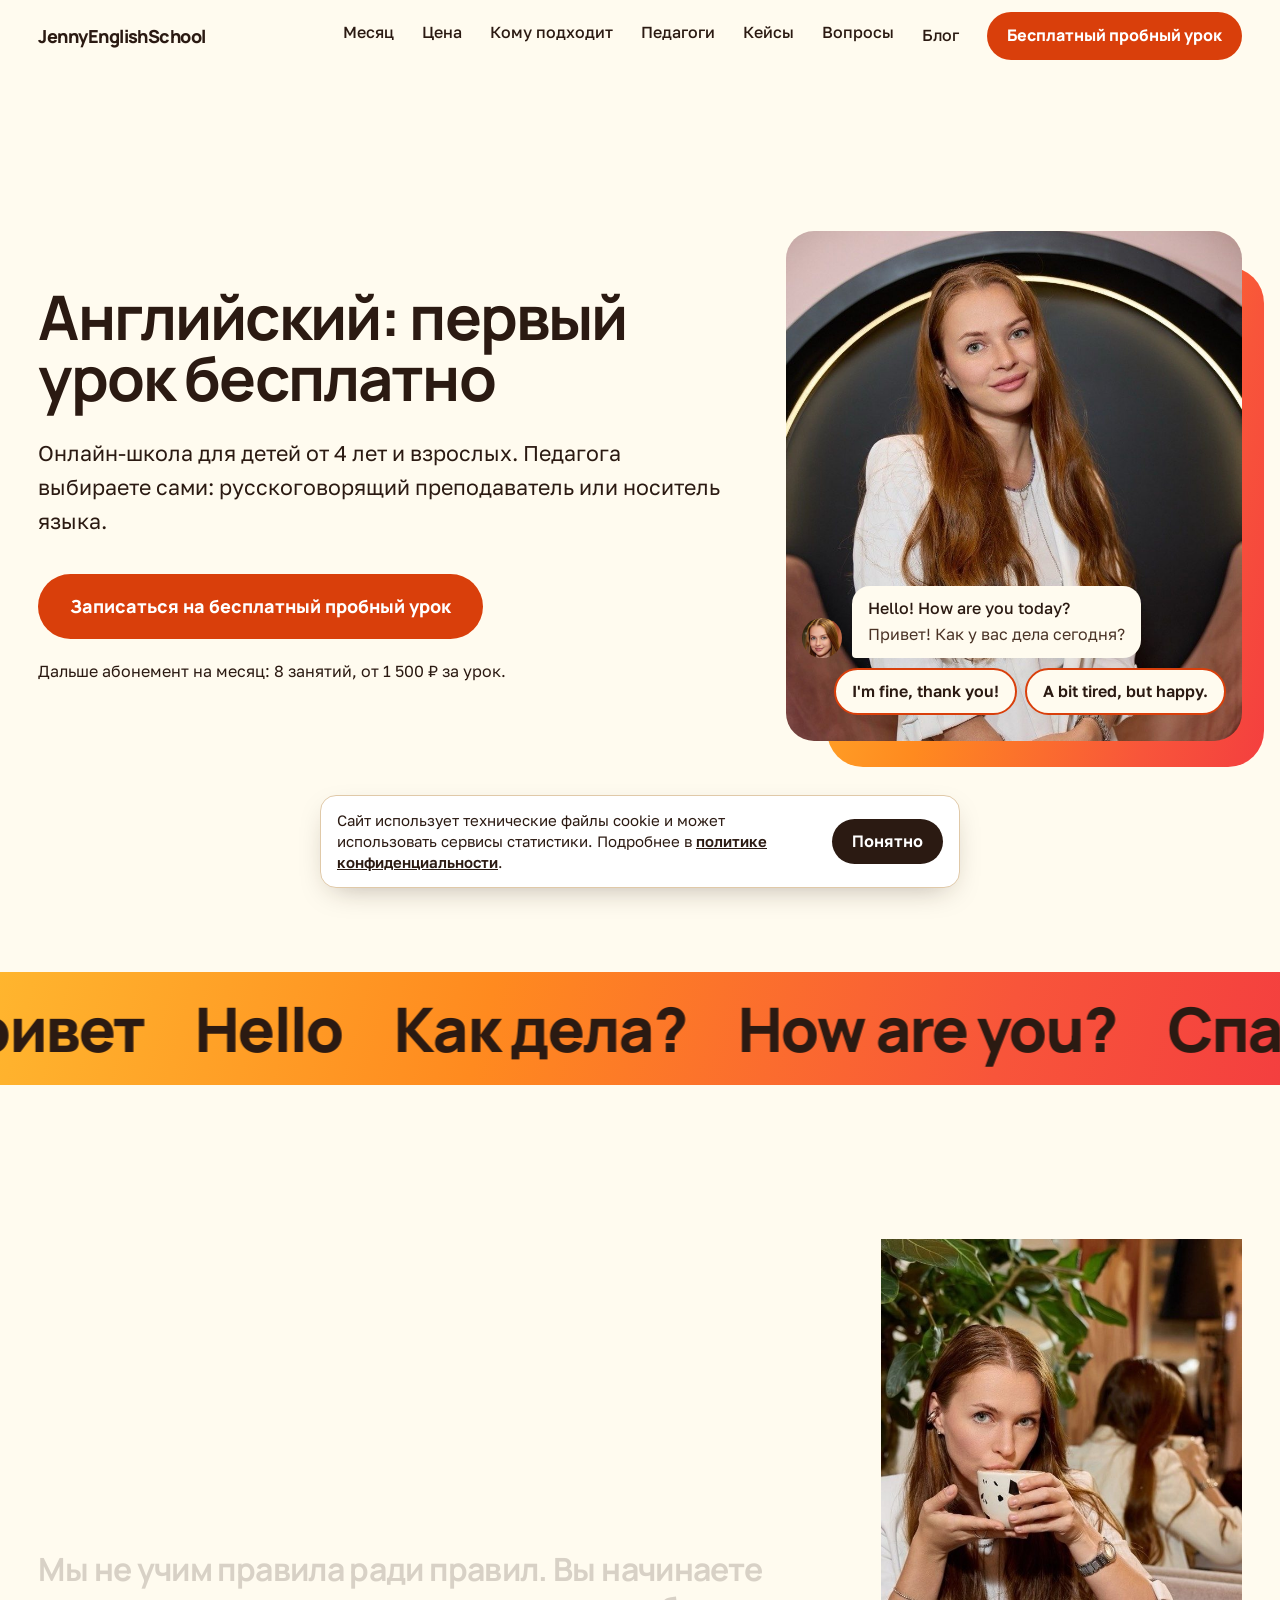
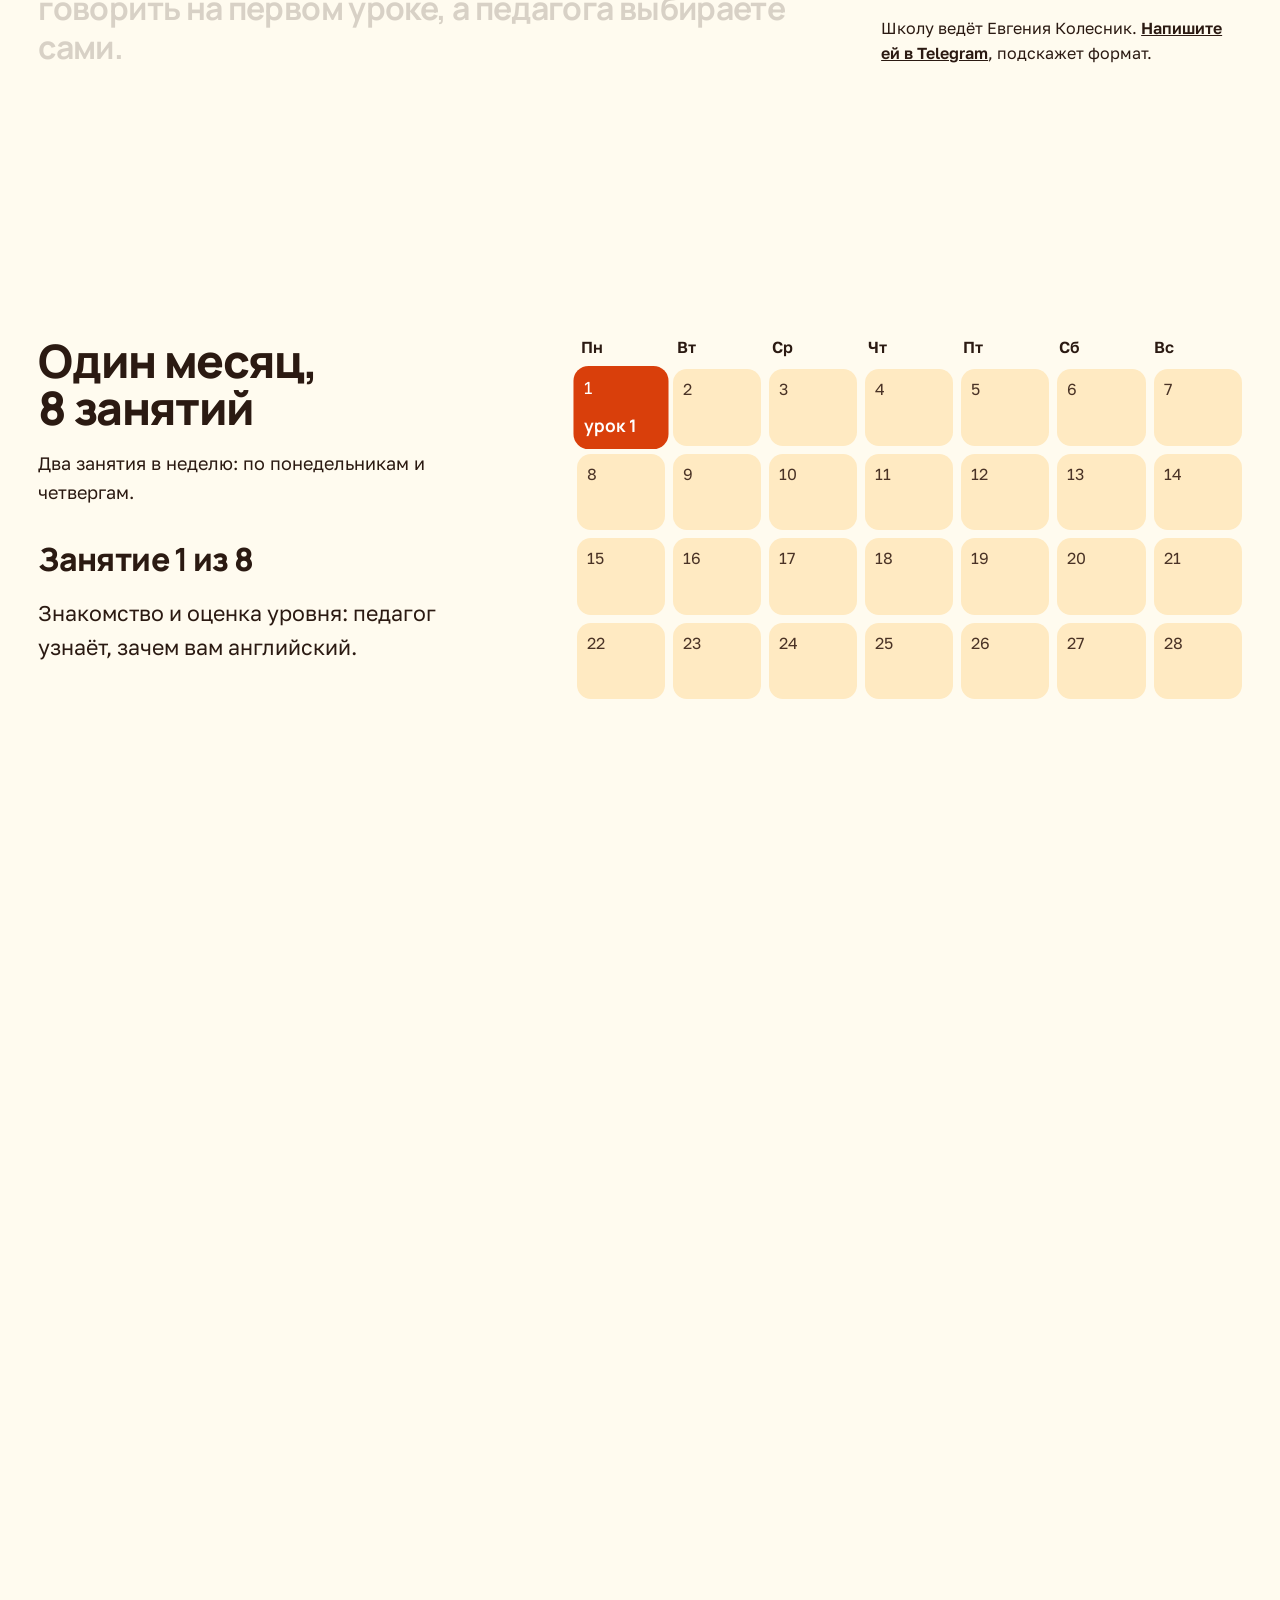
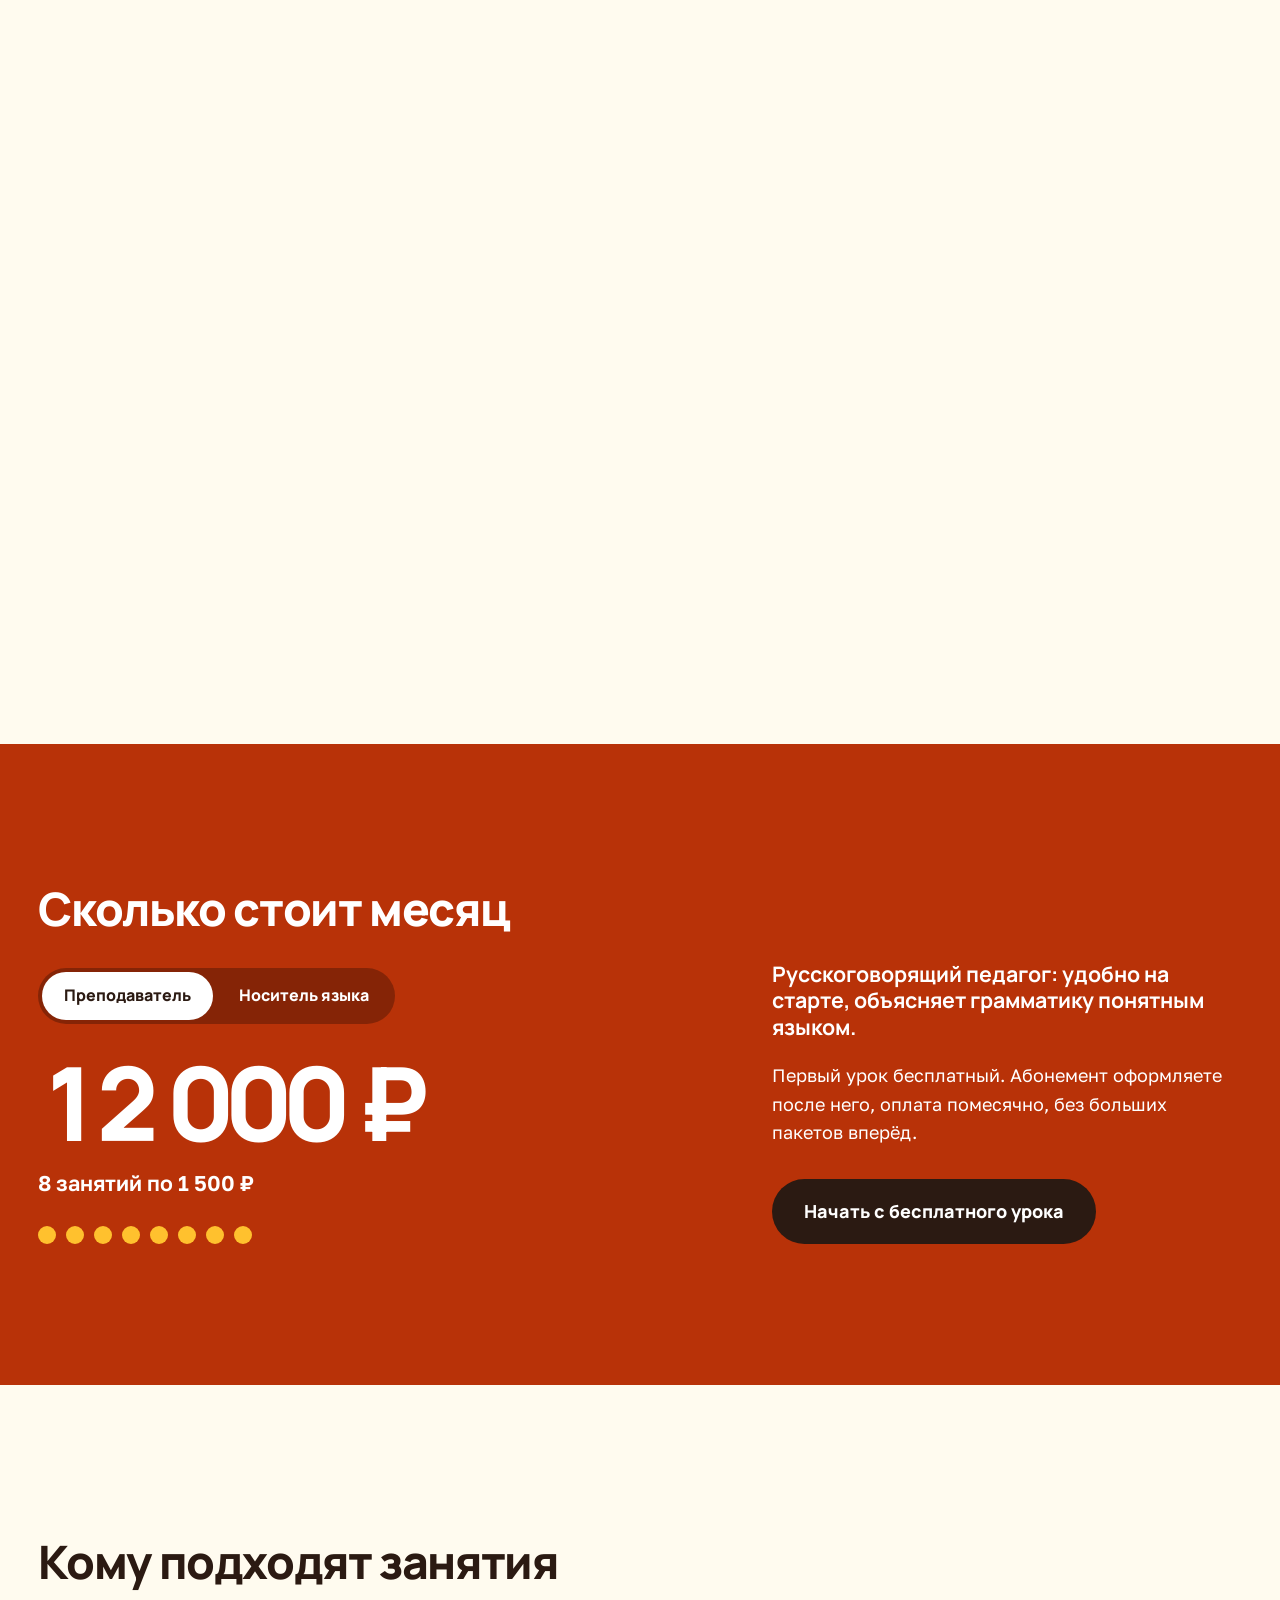
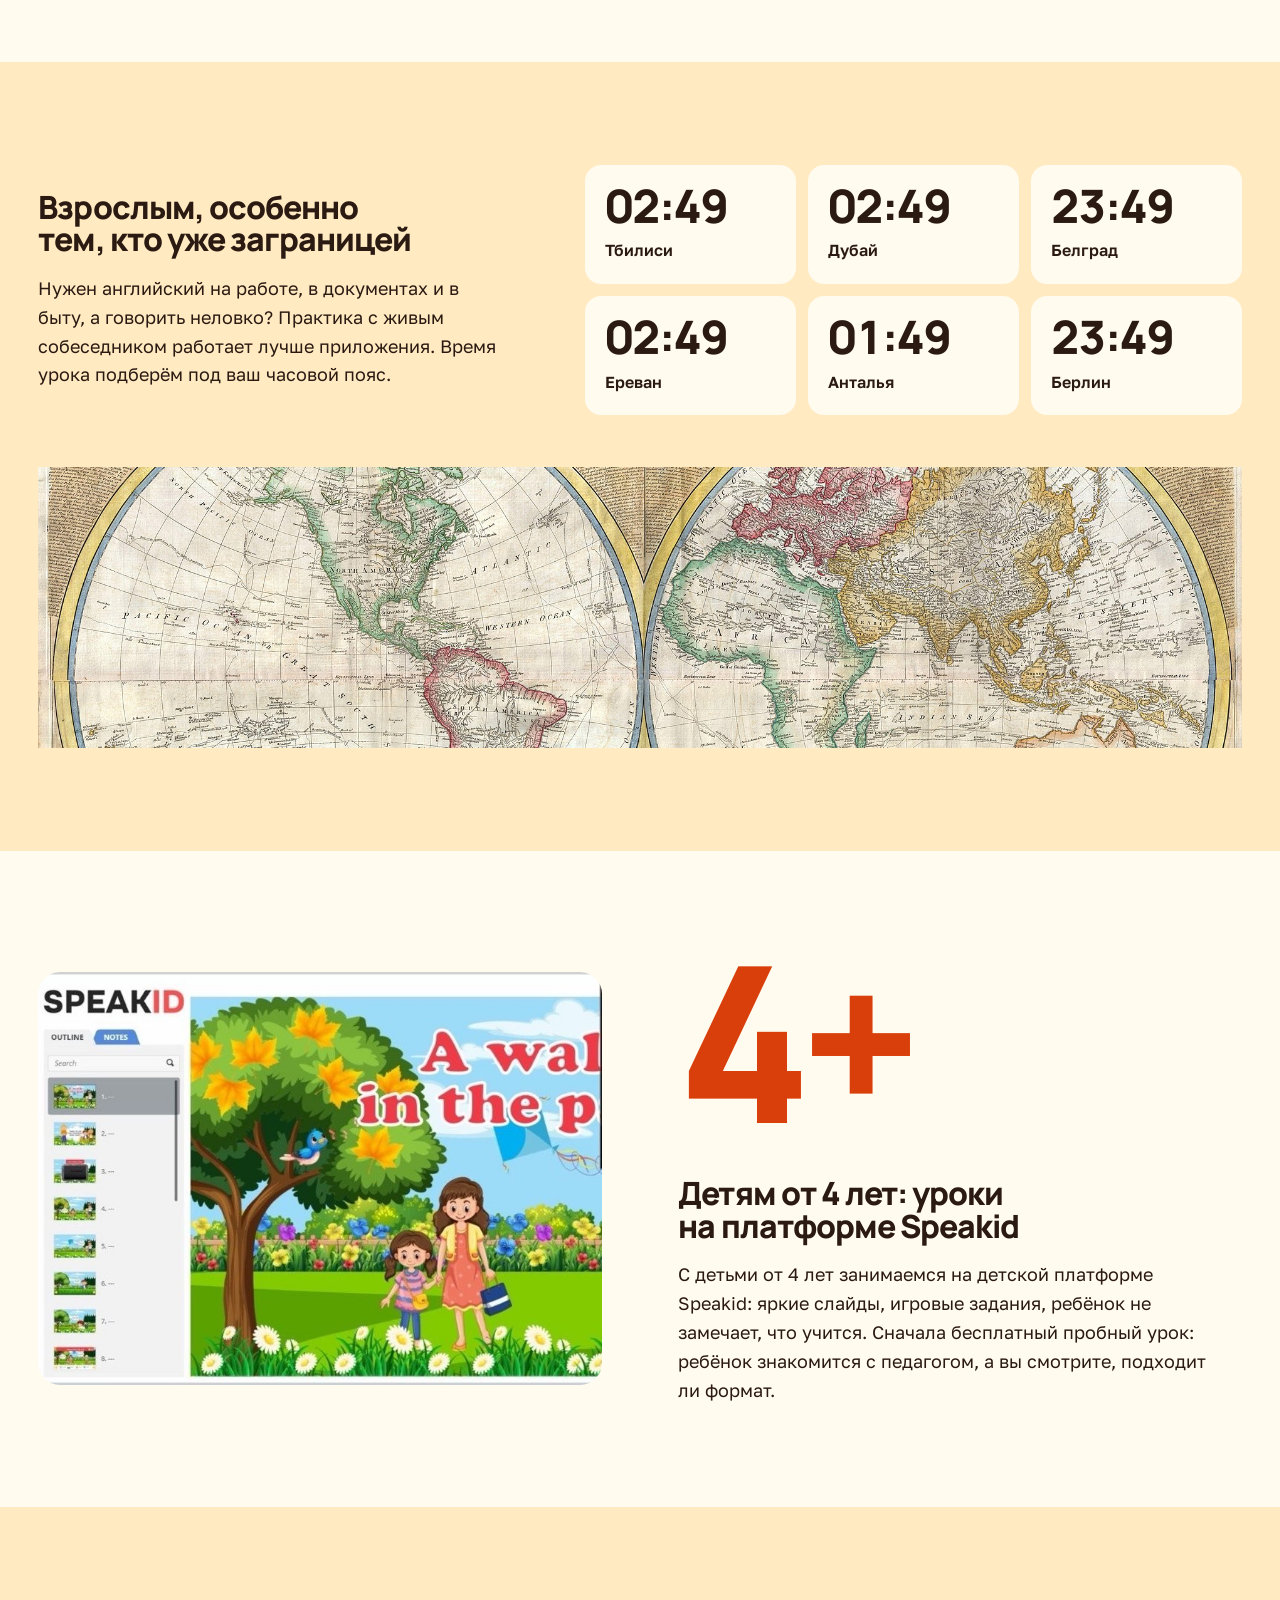
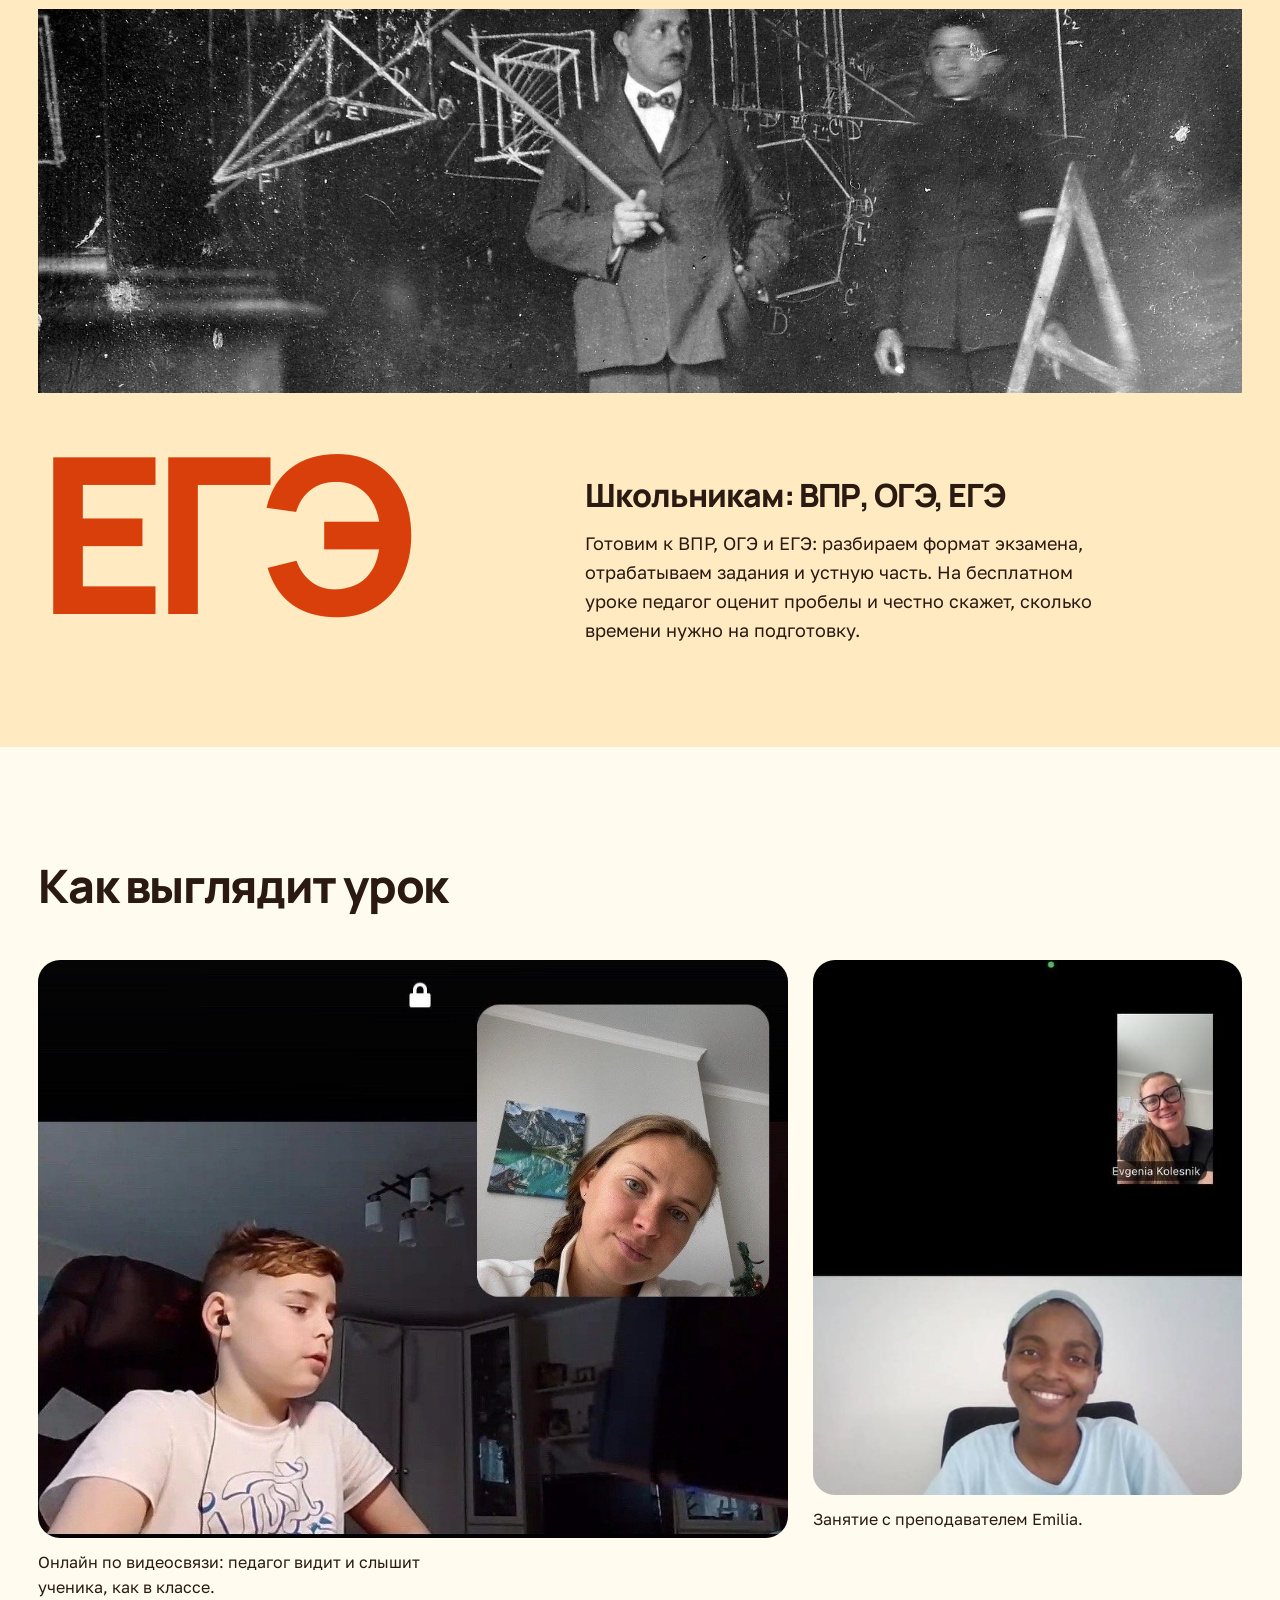
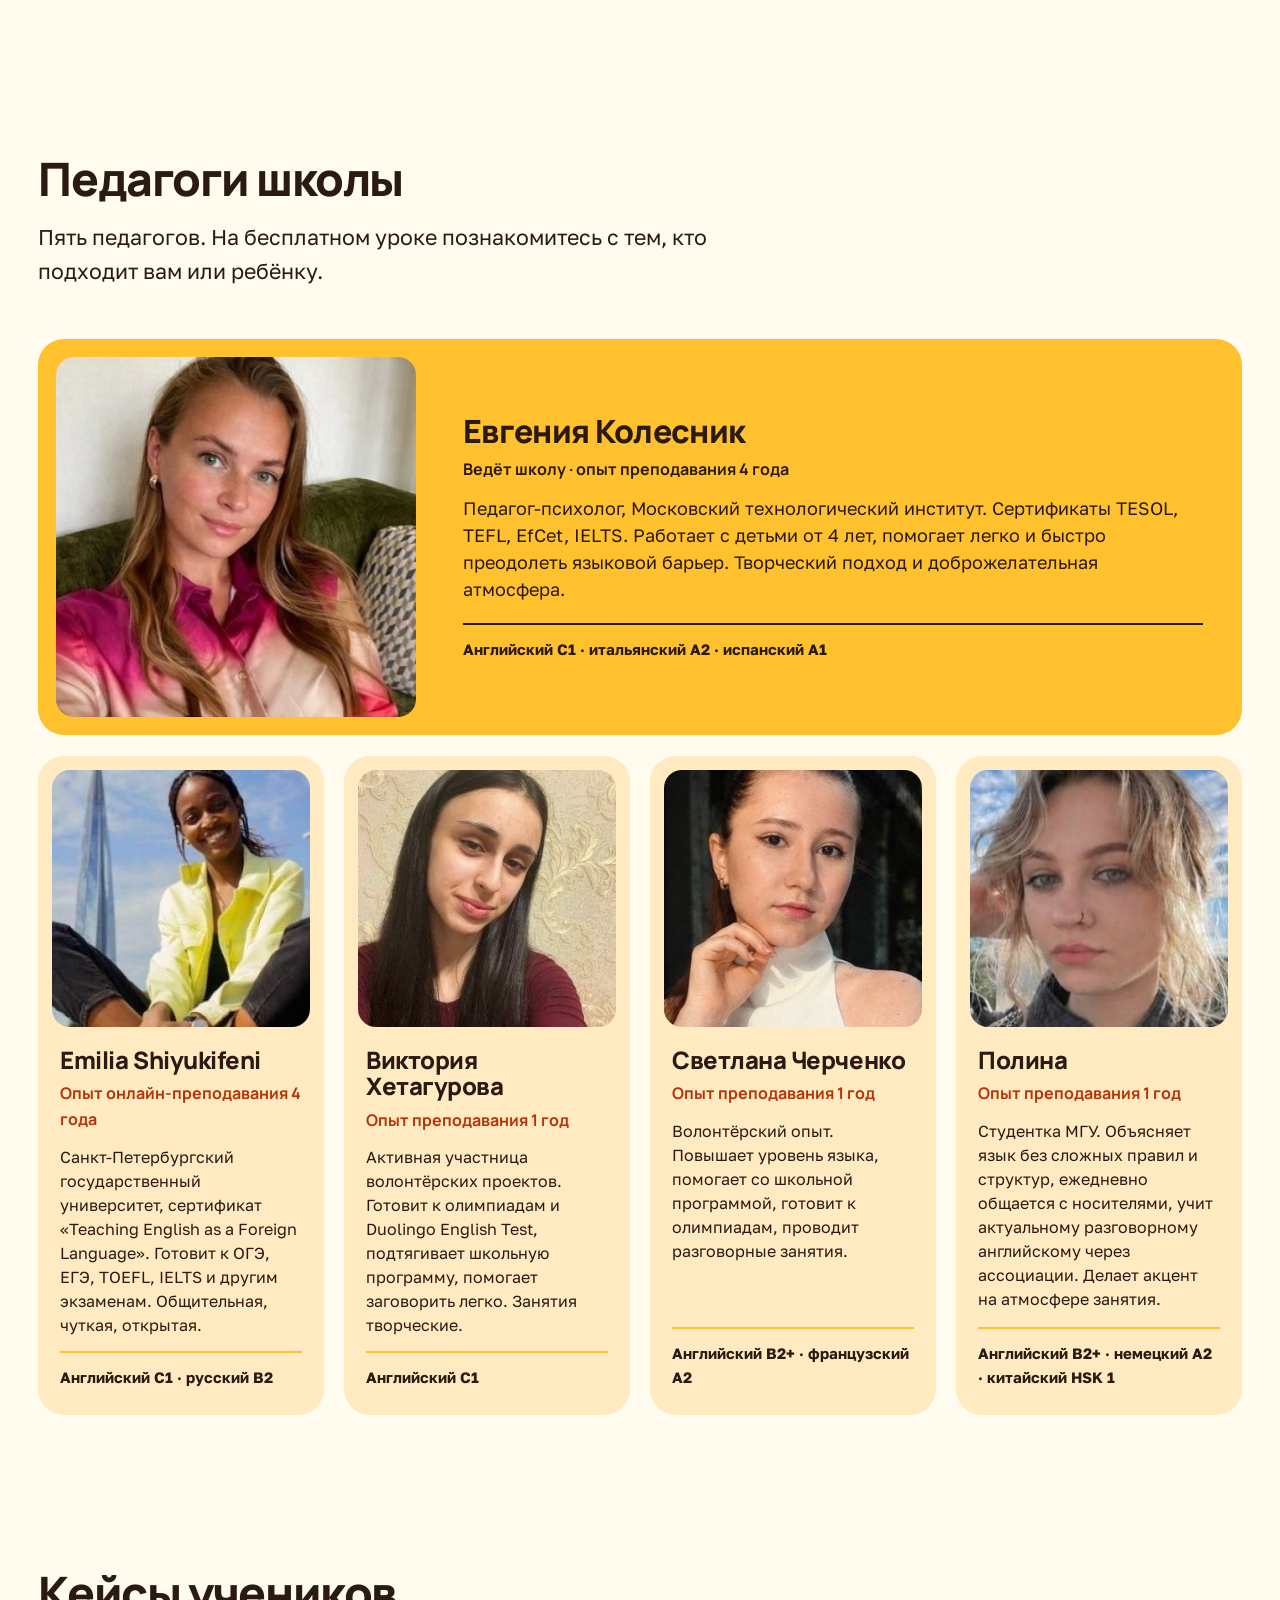
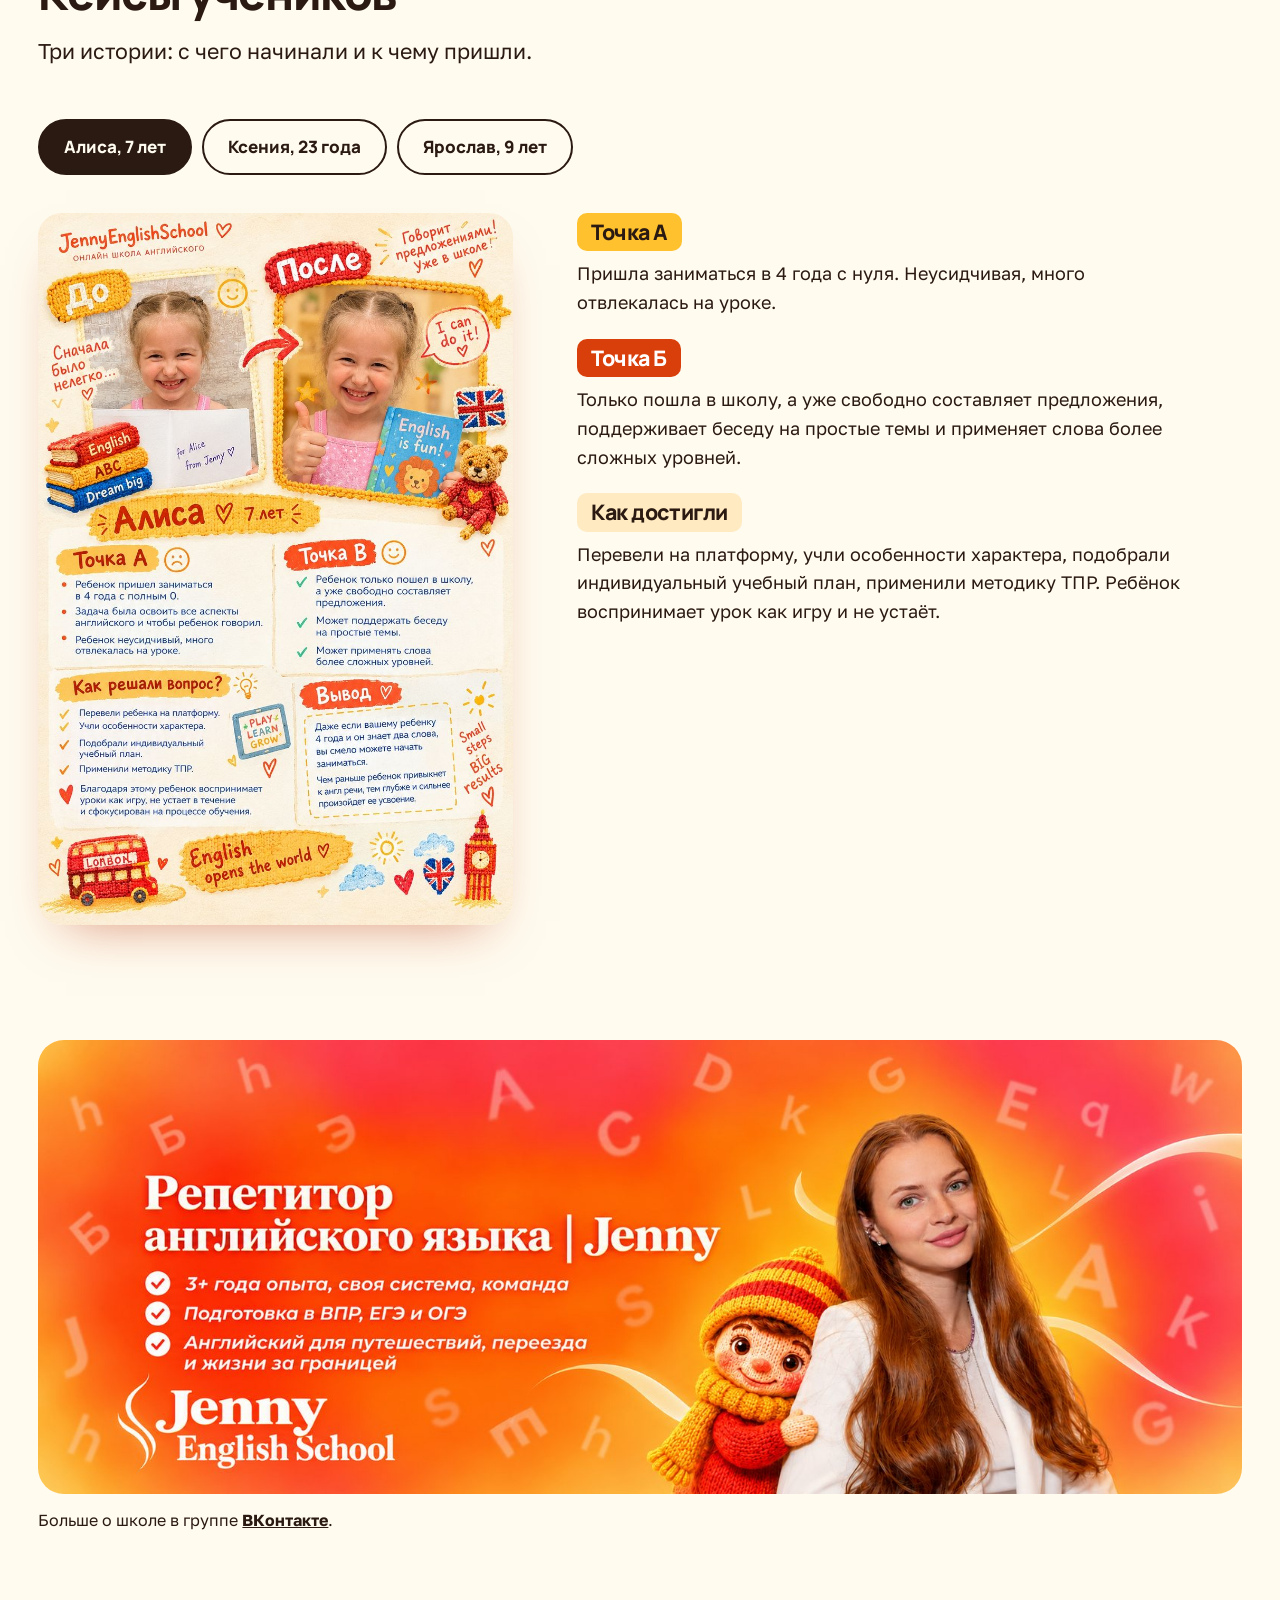
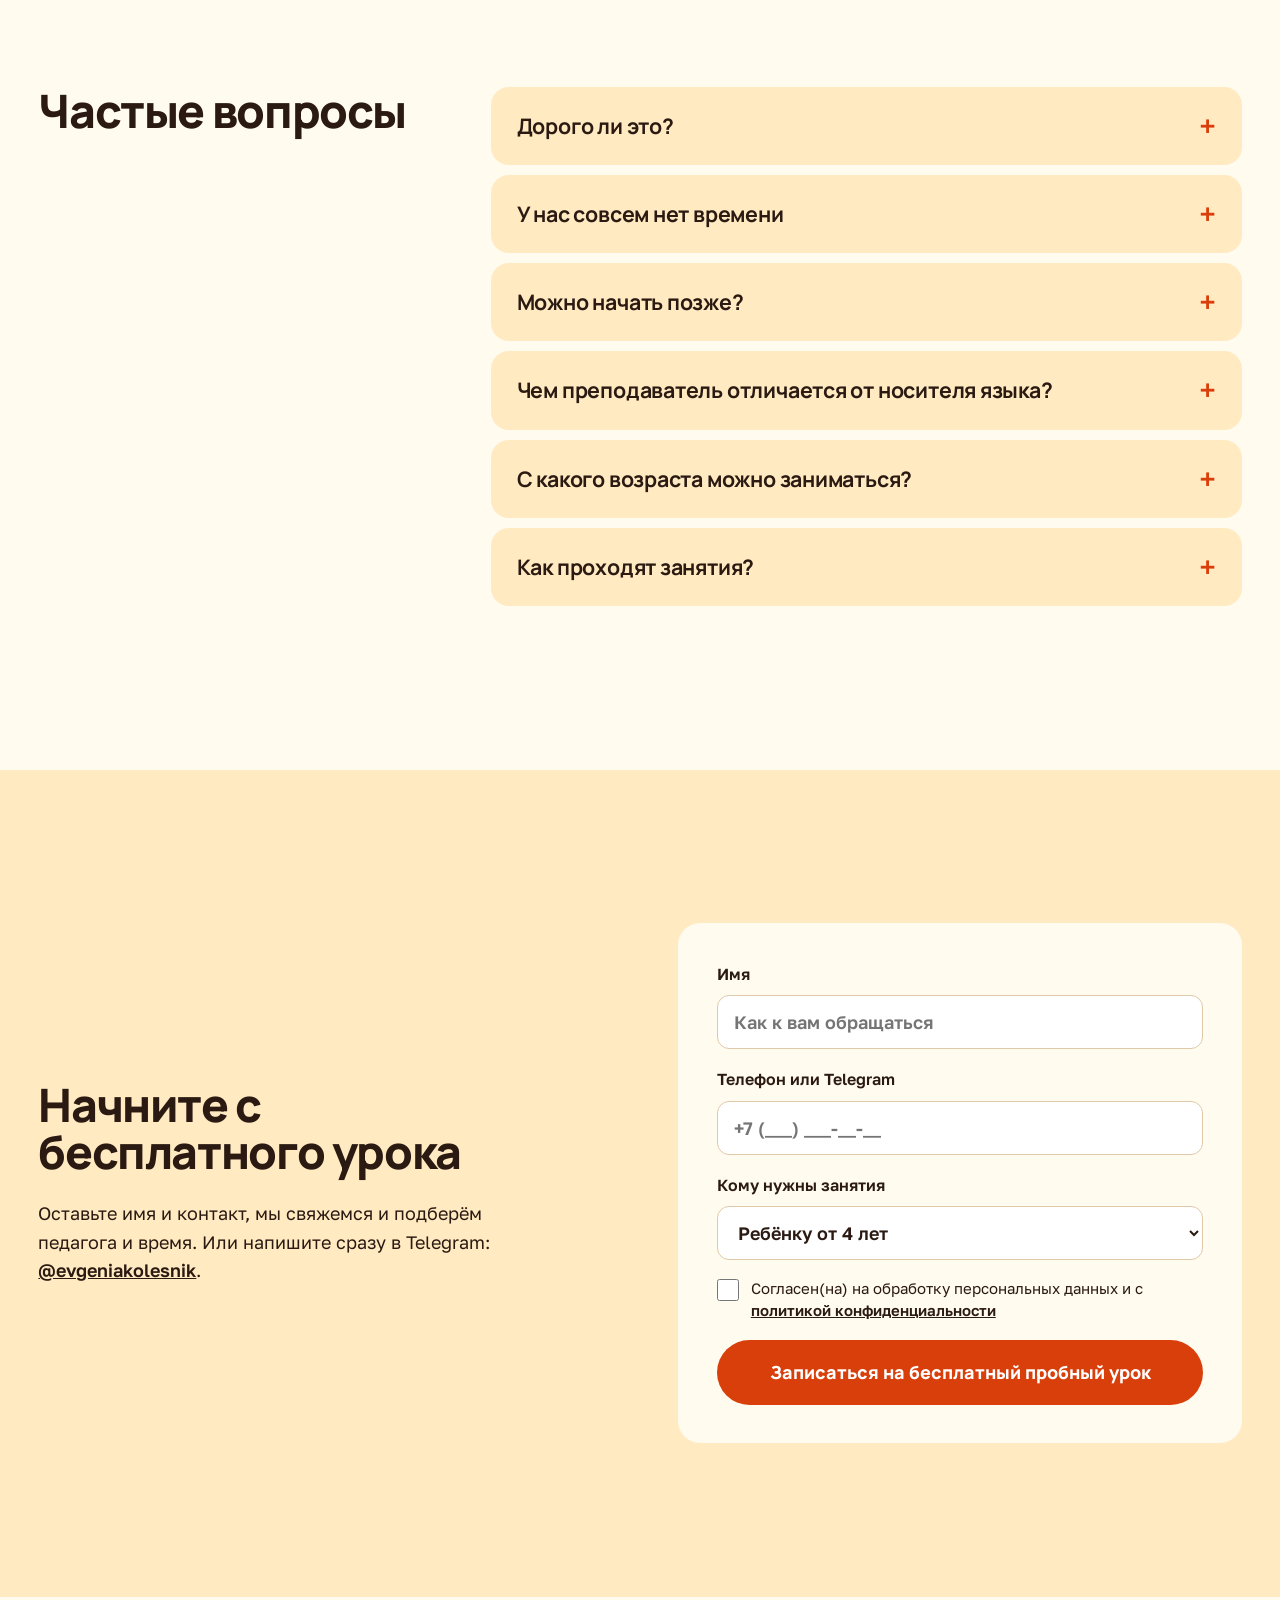
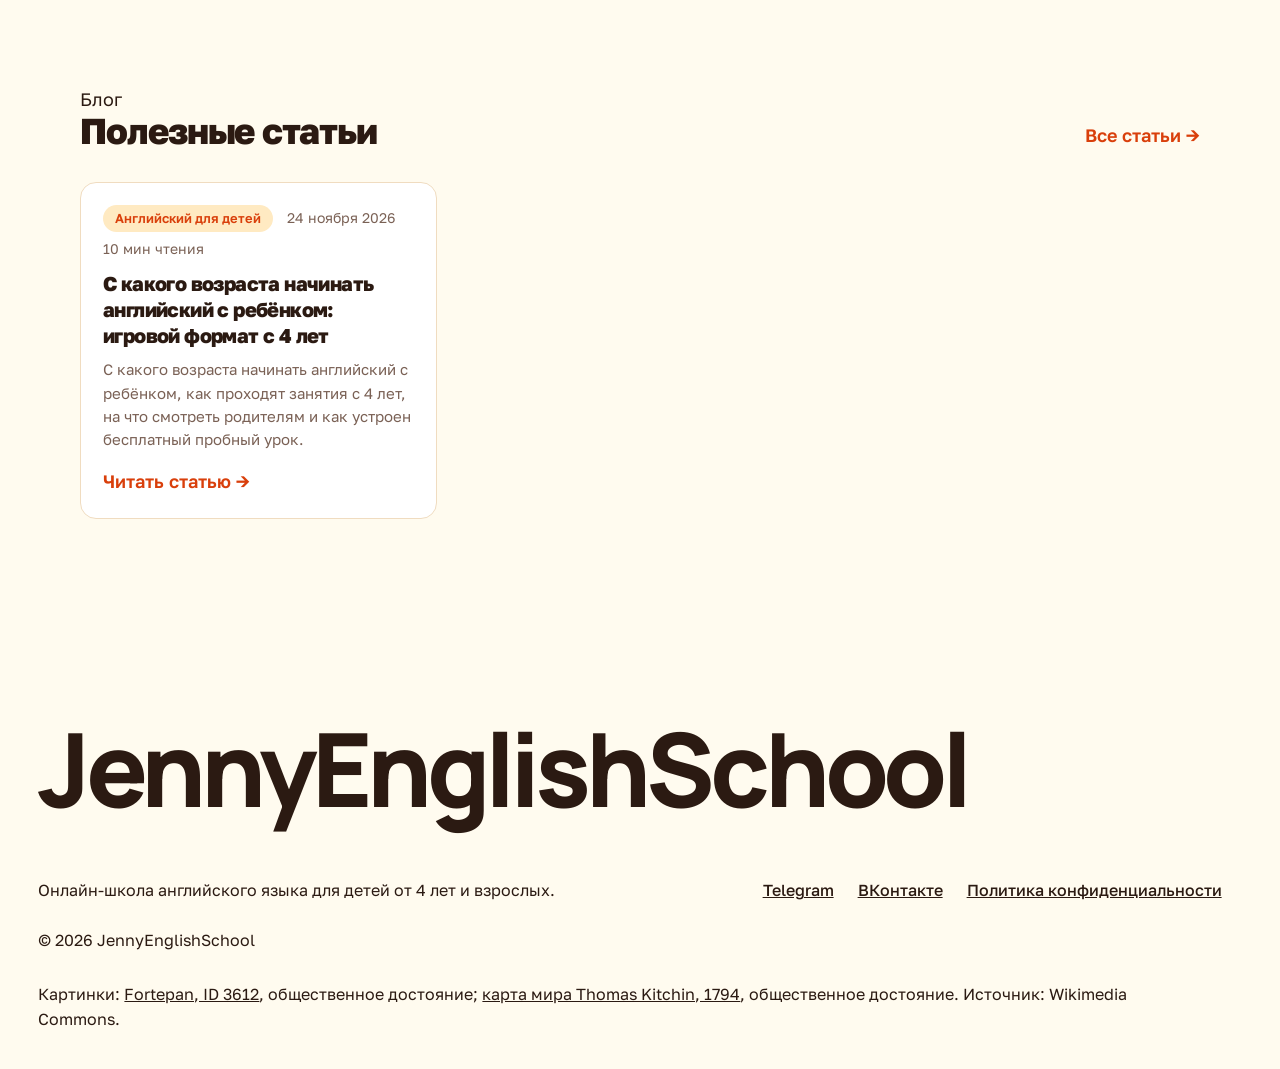
<file: index.html>
<!DOCTYPE html>
<html lang="ru">
<head>
<meta charset="UTF-8">
<meta name="viewport" content="width=device-width, initial-scale=1.0">
<title>JennyEnglishSchool: первый урок английского бесплатно</title>
<meta name="description" content="Онлайн-школа английского для детей от 4 лет и взрослых. Преподаватель или носитель языка на выбор, абонемент на месяц, первый пробный урок бесплатно.">
<link rel="canonical" href="https://jennyenglishschool.ru/">
<meta property="og:type" content="website">
<meta property="og:site_name" content="JennyEnglishSchool">
<meta property="og:locale" content="ru_RU">
<meta property="og:url" content="https://jennyenglishschool.ru/">
<meta property="og:title" content="JennyEnglishSchool: первый урок английского бесплатно">
<meta property="og:description" content="Онлайн-школа английского для детей от 4 лет и взрослых. Преподаватель или носитель языка на выбор, абонемент на месяц, первый пробный урок бесплатно.">
<meta property="og:image" content="https://jennyenglishschool.ru/img/cover.jpg">
<meta property="og:image:width" content="1600">
<meta property="og:image:height" content="603">
<meta name="twitter:card" content="summary_large_image">
<script type="application/ld+json">{
 "@context": "https://schema.org",
 "@graph": [
  {
   "@type": [
    "EducationalOrganization",
    "LanguageSchool"
   ],
   "@id": "https://jennyenglishschool.ru/#school",
   "name": "JennyEnglishSchool",
   "alternateName": "Jenny English School",
   "url": "https://jennyenglishschool.ru/",
   "description": "Онлайн-школа английского языка для детей от 4 лет и взрослых.",
   "image": "https://jennyenglishschool.ru/img/cover.jpg",
   "logo": "https://jennyenglishschool.ru/img/jenny-avatar.jpg",
   "founder": {
    "@type": "Person",
    "name": "Евгения Колесник",
    "sameAs": "https://t.me/evgeniakolesnik"
   },
   "sameAs": [
    "https://t.me/evgeniakolesnik",
    "https://vk.ru/jennyenglish"
   ],
   "areaServed": "Онлайн",
   "availableLanguage": [
    "ru",
    "en"
   ],
   "knowsAbout": [
    "Английский язык",
    "Speakid",
    "ВПР",
    "ОГЭ",
    "ЕГЭ"
   ],
   "contactPoint": {
    "@type": "ContactPoint",
    "contactType": "customer support",
    "url": "https://t.me/evgeniakolesnik",
    "availableLanguage": [
     "ru"
    ]
   },
   "hasOfferCatalog": {
    "@type": "OfferCatalog",
    "name": "Занятия английским языком",
    "itemListElement": [
     {
      "@type": "Offer",
      "itemOffered": {
       "@type": "Course",
       "name": "Бесплатный пробный урок английского",
       "provider": {
        "@id": "https://jennyenglishschool.ru/#school"
       }
      }
     },
     {
      "@type": "Offer",
      "itemOffered": {
       "@type": "Course",
       "name": "Английский для детей от 4 лет на детской платформе Speakid",
       "provider": {
        "@id": "https://jennyenglishschool.ru/#school"
       }
      }
     },
     {
      "@type": "Offer",
      "itemOffered": {
       "@type": "Course",
       "name": "Английский для взрослых, в том числе живущих за границей",
       "provider": {
        "@id": "https://jennyenglishschool.ru/#school"
       }
      }
     },
     {
      "@type": "Offer",
      "itemOffered": {
       "@type": "Course",
       "name": "Подготовка к ВПР, ОГЭ и ЕГЭ по английскому",
       "provider": {
        "@id": "https://jennyenglishschool.ru/#school"
       }
      }
     },
     {
      "@type": "Offer",
      "itemOffered": {
       "@type": "Course",
       "name": "Занятия с русскоговорящим преподавателем или носителем языка",
       "provider": {
        "@id": "https://jennyenglishschool.ru/#school"
       }
      }
     }
    ]
   }
  },
  {
   "@type": "WebSite",
   "@id": "https://jennyenglishschool.ru/#site",
   "url": "https://jennyenglishschool.ru/",
   "name": "JennyEnglishSchool",
   "inLanguage": "ru",
   "publisher": {
    "@id": "https://jennyenglishschool.ru/#school"
   }
  }
 ]
}</script>
<link rel="preconnect" href="https://fonts.googleapis.com">
<link rel="preconnect" href="https://fonts.gstatic.com" crossorigin>
<link href="https://fonts.googleapis.com/css2?family=Manrope:wght@200..800&family=Golos+Text:wght@400..700&display=swap" rel="stylesheet">
<link rel="stylesheet" href="motion.css">
<link rel="stylesheet" href="site.css">
<link rel="stylesheet" href="blog/blog.css">
<script>document.documentElement.className += ' js';</script>
<meta name="yandex-verification" content="0b4e59ab38ae7e59" />
<meta name="google-site-verification" content="-x7gkN-Y-19rN1T0ulUCHvu5tOJ9E3mYpesis7grPbI" />
<script>
(function(m,e,t,r,i,k,a){m[i]=m[i]||function(){(m[i].a=m[i].a||[]).push(arguments)};m[i].l=1*new Date();for(var j=0;j<document.scripts.length;j++){if(document.scripts[j].src===r){return;}}k=e.createElement(t),a=e.getElementsByTagName(t)[0],k.async=1,k.src=r,a.parentNode.insertBefore(k,a)})(window,document,"script","https://mc.yandex.ru/metrika/tag.js","ym");
ym(114696198,"init",{clickmap:true,trackLinks:true,accurateTrackBounce:true,webvisor:false});
</script>
<noscript><div><img src="https://mc.yandex.ru/watch/114696198" style="position:absolute;left:-9999px" alt=""></div></noscript>
</head>
<body>

<header class="bar" id="bar">
  <div class="wrap bar__in">
    <a href="#top" class="mark">JennyEnglishSchool</a>
    <nav class="nav" id="nav" aria-label="Разделы">
      <a href="#month" data-roll>Месяц</a>
      <a href="#price" data-roll>Цена</a>
      <a href="#who" data-roll>Кому подходит</a>
      <a href="#teachers" data-roll>Педагоги</a>
      <a href="#cases" data-roll>Кейсы</a>
      <a href="#faq" data-roll>Вопросы</a>
      <!-- BLOGNAV:START --><a href="blog/">Блог</a><!-- BLOGNAV:END -->
    </nav>
    <a href="#lead" class="btn btn--sm" data-magnetic><span>Бесплатный <span class="btn__long">пробный </span>урок</span></a>
    <button class="burger" id="burger" aria-label="Меню" aria-expanded="false"><span></span><span></span></button>
  </div>
</header>

<main id="top">

  <section class="hero">
    <div class="wrap hero__grid">
      <div class="hero__text">
        <h1 data-wave data-wave-min="700" data-wave-max="800">Английский: первый урок бесплатно</h1>
        <p class="lede">Онлайн-школа для детей от 4 лет и взрослых. Педагога выбираете сами: русскоговорящий преподаватель или носитель языка.</p>
        <div class="hero__act">
          <a href="#lead" class="btn btn--lg" data-magnetic>Записаться на бесплатный пробный урок</a>
        </div>
        <p class="hero__fact">Дальше абонемент на месяц: 8 занятий, от 1 500 ₽ за урок.</p>
      </div>

      <div class="hero__pic">
        <img src="img/jenny-hero.jpg" width="900" height="1125" alt="Евгения Колесник, основательница JennyEnglishSchool" fetchpriority="high">
        <div class="chat" id="chat" aria-live="polite">
          <div class="chat__row chat__row--them">
            <img class="chat__av" src="img/jenny-avatar.jpg" width="40" height="40" alt="">
            <p class="bub bub--them">Hello! How are you today?<small>Привет! Как у вас дела сегодня?</small></p>
          </div>
          <div class="chat__opts" id="chatOpts">
            <button type="button" class="opt" data-say="I'm fine, thank you!" data-tr="У меня всё хорошо, спасибо!">I'm fine, thank you!</button>
            <button type="button" class="opt" data-say="A bit tired, but happy." data-tr="Немного устал(а), но рад(а).">A bit tired, but happy.</button>
          </div>
          <div class="chat__tail" id="chatTail" hidden></div>
        </div>
      </div>
    </div>
  </section>

  <section class="belt" aria-hidden="true">
    <div class="belt__track" id="belt">
      <span>Привет</span><span>Hello</span><span>Как дела?</span><span>How are you?</span><span>Спасибо</span><span>Thank you</span><span>Давайте начнём</span><span>Let's begin</span><span>До встречи</span><span>See you</span>
    </div>
  </section>

  <section class="idea">
    <div class="wrap idea__grid">
      <p class="idea__text" id="idea">Мы не учим правила ради правил. Вы начинаете говорить на первом уроке, а педагога выбираете сами.</p>
      <figure class="idea__who">
        <img src="img/jenny-face.jpg" width="640" height="640" alt="Евгения Колесник" loading="lazy">
        <figcaption>Школу ведёт Евгения Колесник. <a href="https://t.me/evgeniakolesnik" target="_blank" rel="noopener">Напишите ей в Telegram</a>, подскажет формат.</figcaption>
      </figure>
    </div>
  </section>

  <section class="month" id="month">
    <div class="month__pin">
      <div class="wrap month__grid">
        <div class="month__side">
          <h2 data-split>Один месяц, 8 занятий</h2>
          <p class="month__sub">Два занятия в неделю: по понедельникам и четвергам.</p>
          <p class="month__now" id="monthNow" aria-live="polite">Занятие <b id="monthN">1</b> из 8</p>
          <p class="month__cap" id="monthCap">Знакомство и оценка уровня: педагог узнаёт, зачем вам английский.</p>
        </div>
        <div class="cal" id="cal" role="img" aria-label="Календарь месяца: восемь занятий, по два в неделю, понедельник и четверг">
          <div class="cal__head"><span>Пн</span><span>Вт</span><span>Ср</span><span>Чт</span><span>Пт</span><span>Сб</span><span>Вс</span></div>
          <div class="cal__grid" id="calGrid"><div class="cell is-lesson"><span>1</span><b>урок 1</b></div><div class="cell"><span>2</span></div><div class="cell"><span>3</span></div><div class="cell is-lesson"><span>4</span><b>урок 2</b></div><div class="cell"><span>5</span></div><div class="cell"><span>6</span></div><div class="cell"><span>7</span></div><div class="cell is-lesson"><span>8</span><b>урок 3</b></div><div class="cell"><span>9</span></div><div class="cell"><span>10</span></div><div class="cell is-lesson"><span>11</span><b>урок 4</b></div><div class="cell"><span>12</span></div><div class="cell"><span>13</span></div><div class="cell"><span>14</span></div><div class="cell is-lesson"><span>15</span><b>урок 5</b></div><div class="cell"><span>16</span></div><div class="cell"><span>17</span></div><div class="cell is-lesson"><span>18</span><b>урок 6</b></div><div class="cell"><span>19</span></div><div class="cell"><span>20</span></div><div class="cell"><span>21</span></div><div class="cell is-lesson"><span>22</span><b>урок 7</b></div><div class="cell"><span>23</span></div><div class="cell"><span>24</span></div><div class="cell is-lesson"><span>25</span><b>урок 8</b></div><div class="cell"><span>26</span></div><div class="cell"><span>27</span></div><div class="cell"><span>28</span></div></div>
        </div>
      </div>
    </div>
  </section>

  <section class="price" id="price">
    <div class="wrap price__grid">
      <div class="price__main">
        <h2 data-split>Сколько стоит месяц</h2>
        <div class="seg" id="who2" role="tablist" aria-label="С кем заниматься">
          <button type="button" class="is-active" role="tab" aria-selected="true" data-kind="t">Преподаватель</button>
          <button type="button" role="tab" aria-selected="false" data-kind="n">Носитель языка</button>
        </div>
        <p class="price__num"><b id="priceNum">12 000</b> ₽</p>
        <p class="price__per" id="pricePer">8 занятий по 1 500 ₽</p>
        <div class="dots" id="dots" aria-hidden="true"></div>
      </div>
      <div class="price__side">
        <p id="priceTxt" class="price__txt">Русскоговорящий педагог: удобно на старте, объясняет грамматику понятным языком.</p>
        <p class="price__note">Первый урок бесплатный. Абонемент оформляете после него, оплата помесячно, без больших пакетов вперёд.</p>
        <a href="#lead" class="btn btn--ink btn--lg" data-magnetic>Начать с бесплатного урока</a>
      </div>
    </div>
  </section>

  <section class="who" id="who">
    <div class="wrap">
      <h2 data-split>Кому подходят занятия</h2>
    </div>

    <div class="band band--away">
      <div class="wrap band__grid">
        <div class="band__text">
          <h3>Взрослым, особенно тем, кто уже заграницей</h3>
          <p>Нужен английский на работе, в документах и в быту, а говорить неловко? Практика с живым собеседником работает лучше приложения. Время урока подберём под ваш часовой пояс.</p>
        </div>
        <div class="clocks" id="clocks">
          <p><time data-tz="Asia/Tbilisi">--:--</time><span>Тбилиси</span></p>
          <p><time data-tz="Asia/Dubai">--:--</time><span>Дубай</span></p>
          <p><time data-tz="Europe/Belgrade">--:--</time><span>Белград</span></p>
          <p><time data-tz="Asia/Yerevan">--:--</time><span>Ереван</span></p>
          <p><time data-tz="Europe/Istanbul">--:--</time><span>Анталья</span></p>
          <p><time data-tz="Europe/Berlin">--:--</time><span>Берлин</span></p>
        </div>
      </div>
      <div class="wrap band__map"><img src="img/a-general-map-of-the-world-or.jpg" width="1920" height="1617" alt="Старинная карта мира, 1794 год" loading="lazy" decoding="async"></div>
    </div>

    <div class="band band--kids">
      <div class="wrap band__grid">
        <div class="band__pic"><img src="img/lesson-speakid.jpg" width="765" height="560" alt="Экран урока: детская платформа Speakid, слайд «A walk in the park»" loading="lazy" decoding="async"></div>
        <div class="band__text">
          <p class="band__big" aria-hidden="true">4+</p>
          <h3>Детям от 4 лет: уроки на платформе Speakid</h3>
          <p>С детьми от 4 лет занимаемся на детской платформе Speakid: яркие слайды, игровые задания, ребёнок не замечает, что учится. Сначала бесплатный пробный урок: ребёнок знакомится с педагогом, а вы смотрите, подходит ли формат.</p>
        </div>
      </div>
    </div>

    <div class="band band--exam">
      <div class="wrap band__wide"><img src="img/education-school-classroom-blackboard-teacher-fortepan-3612.jpg" width="1920" height="1243" alt="Учитель у школьной доски, фотография 1923 года" loading="lazy" decoding="async"></div>
      <div class="wrap band__grid">
        <p class="band__big" aria-hidden="true">ЕГЭ</p>
        <div class="band__text">
          <h3>Школьникам: ВПР, ОГЭ, ЕГЭ</h3>
          <p>Готовим к ВПР, ОГЭ и ЕГЭ: разбираем формат экзамена, отрабатываем задания и устную часть. На бесплатном уроке педагог оценит пробелы и честно скажет, сколько времени нужно на подготовку.</p>
        </div>
      </div>
    </div>
  </section>

  <section class="lessons" id="lessons">
    <div class="wrap">
      <h2 data-split>Как выглядит урок</h2>
      <div class="lessons__grid">
        <figure class="ph ph--a"><img src="img/lesson-boy.jpg" width="960" height="740" alt="Онлайн-урок по видеосвязи: ученик и преподаватель" loading="lazy" decoding="async"><figcaption>Онлайн по видеосвязи: педагог видит и слышит ученика, как в классе.</figcaption></figure>
        <figure class="ph ph--b"><img src="img/lesson-emilia.jpg" width="590" height="794" alt="Урок с преподавателем Emilia по видеосвязи" loading="lazy" decoding="async"><figcaption>Занятие с преподавателем Emilia.</figcaption></figure>
      </div>
    </div>
  </section>

  <section class="teachers" id="teachers">
    <div class="wrap">
      <h2 data-split>Педагоги школы</h2>
      <p class="sec__lede">Пять педагогов. На бесплатном уроке познакомитесь с тем, кто подходит вам или ребёнку.</p>
      <div class="tgrid">
        <article class="tcard tcard--lead">
          <img src="img/t-evgenia.jpg" width="332" height="305" alt="Евгения Колесник" loading="lazy" decoding="async">
          <div class="tcard__body">
            <h3>Евгения Колесник</h3>
            <p class="tcard__role">Ведёт школу · опыт преподавания 4 года</p>
            <p>Педагог-психолог, Московский технологический институт. Сертификаты TESOL, TEFL, EfCet, IELTS. Работает с детьми от 4 лет, помогает легко и быстро преодолеть языковой барьер. Творческий подход и доброжелательная атмосфера.</p>
            <p class="tcard__lang">Английский C1 · итальянский A2 · испанский A1</p>
          </div>
        </article>
        <article class="tcard">
          <img src="img/t-emilia.jpg" width="304" height="305" alt="Emilia Shiyukifeni" loading="lazy" decoding="async">
          <div class="tcard__body">
            <h3>Emilia Shiyukifeni</h3>
            <p class="tcard__role">Опыт онлайн-преподавания 4 года</p>
            <p>Санкт-Петербургский государственный университет, сертификат «Teaching English as a Foreign Language». Готовит к ОГЭ, ЕГЭ, TOEFL, IELTS и другим экзаменам. Общительная, чуткая, открытая.</p>
            <p class="tcard__lang">Английский C1 · русский B2</p>
          </div>
        </article>
        <article class="tcard">
          <img src="img/t-viktoria.jpg" width="290" height="303" alt="Виктория Хетагурова" loading="lazy" decoding="async">
          <div class="tcard__body">
            <h3>Виктория Хетагурова</h3>
            <p class="tcard__role">Опыт преподавания 1 год</p>
            <p>Активная участница волонтёрских проектов. Готовит к олимпиадам и Duolingo English Test, подтягивает школьную программу, помогает заговорить легко. Занятия творческие.</p>
            <p class="tcard__lang">Английский C1</p>
          </div>
        </article>
        <article class="tcard">
          <img src="img/t-svetlana.jpg" width="288" height="302" alt="Светлана Черченко" loading="lazy" decoding="async">
          <div class="tcard__body">
            <h3>Светлана Черченко</h3>
            <p class="tcard__role">Опыт преподавания 1 год</p>
            <p>Волонтёрский опыт. Повышает уровень языка, помогает со школьной программой, готовит к олимпиадам, проводит разговорные занятия.</p>
            <p class="tcard__lang">Английский B2+ · французский A2</p>
          </div>
        </article>
        <article class="tcard">
          <img src="img/t-polina.jpg" width="252" height="261" alt="Полина" loading="lazy" decoding="async">
          <div class="tcard__body">
            <h3>Полина</h3>
            <p class="tcard__role">Опыт преподавания 1 год</p>
            <p>Студентка МГУ. Объясняет язык без сложных правил и структур, ежедневно общается с носителями, учит актуальному разговорному английскому через ассоциации. Делает акцент на атмосфере занятия.</p>
            <p class="tcard__lang">Английский B2+ · немецкий A2 · китайский HSK 1</p>
          </div>
        </article>
      </div>
    </div>
  </section>

  <section class="cases" id="cases">
    <div class="wrap">
      <h2 data-split>Кейсы учеников</h2>
      <p class="sec__lede">Три истории: с чего начинали и к чему пришли.</p>
      <div class="cases__tabs" id="caseTabs" role="tablist" aria-label="Кейс">
        <button type="button" class="is-active" role="tab" aria-selected="true" data-case="0">Алиса, 7 лет</button>
        <button type="button" role="tab" aria-selected="false" data-case="1">Ксения, 23 года</button>
        <button type="button" role="tab" aria-selected="false" data-case="2">Ярослав, 9 лет</button>
      </div>
      <div class="cases__stage">
        <a class="cases__pic" id="casePic" href="img/case-alisa.jpg" target="_blank" rel="noopener" aria-label="Открыть кейс крупно"><img id="caseImg" src="img/case-alisa.jpg" width="900" height="1350" alt="Кейс: Алиса, 7 лет, до и после" loading="lazy" decoding="async"></a>
        <div class="cases__txt" id="caseTxt" aria-live="polite">
          <div class="cs is-on" data-i="0">
            <p class="cs__tag">Точка А</p>
            <p>Пришла заниматься в 4 года с нуля. Неусидчивая, много отвлекалась на уроке.</p>
            <p class="cs__tag cs__tag--b">Точка Б</p>
            <p>Только пошла в школу, а уже свободно составляет предложения, поддерживает беседу на простые темы и применяет слова более сложных уровней.</p>
            <p class="cs__tag cs__tag--c">Как достигли</p>
            <p>Перевели на платформу, учли особенности характера, подобрали индивидуальный учебный план, применили методику ТПР. Ребёнок воспринимает урок как игру и не устаёт.</p>
          </div>
          <div class="cs" data-i="1" hidden>
            <p class="cs__tag">Точка А</p>
            <p>Не было навыка общения на английском, знания на уровне А0, не знала алфавит. Сильный языковой барьер. Трудно было выбрать репетитора, который чувствовал бы её темп и особенности памяти.</p>
            <p class="cs__tag cs__tag--b">Точка Б</p>
            <p>Свободно общается на английском с иностранцами, освоила базовую грамматику за 1,5 года, говорит быстро и грамотно, уверенно путешествует. Домашние задания минимальны.</p>
            <p class="cs__tag cs__tag--c">Как достигли</p>
            <p>Индивидуальный учебный план, работа на платформе Miro, тесты на определение типа памяти, специальные техники и регулярность.</p>
          </div>
          <div class="cs" data-i="2" hidden>
            <p class="cs__tag">Точка А</p>
            <p>Плохо знал буквы английского алфавита, в школе была четвёрка. Не умел читать, было сложно сконцентрироваться, знания не доживали до второго урока.</p>
            <p class="cs__tag cs__tag--b">Точка Б</p>
            <p>В школе оценка 5, делает домашнее задание без репетитора, говорит целыми предложениями, быстро читает, на уроке не отвлекается.</p>
            <p class="cs__tag cs__tag--c">Как достигли</p>
            <p>Ввели уроки через интерактивную детскую образовательную платформу и составили индивидуальный план с учётом данных ребёнка.</p>
          </div>
        </div>
      </div>
    </div>
  </section>

  <section class="vk">
    <div class="wrap">
      <a class="vk__link" href="https://vk.ru/jennyenglish" target="_blank" rel="noopener"><img src="img/cover.jpg" width="1600" height="603" alt="Обложка группы JennyEnglishSchool во ВКонтакте: репетитор английского языка Jenny" loading="lazy" decoding="async"></a>
      <p class="vk__cap">Больше о школе в группе <a href="https://vk.ru/jennyenglish" target="_blank" rel="noopener">ВКонтакте</a>.</p>
    </div>
  </section>

  <section class="faq" id="faq">
    <div class="wrap faq__grid">
      <h2 data-split>Частые вопросы</h2>
      <div class="faq__list">
        <details><summary>Дорого ли это?</summary><p>Абонемент 12 000 ₽ за 8 занятий: это 1 500 ₽ за урок при двух занятиях в неделю. Платите помесячно, а первый урок бесплатный, так что сначала убеждаетесь в формате.</p></details>
        <details><summary>У нас совсем нет времени</summary><p>Занятия онлайн, ехать никуда не нужно. Расписание подстраиваем под вас: утром, вечером или в выходные.</p></details>
        <details><summary>Можно начать позже?</summary><p>Можно, пробный урок ни к чему не обязывает. Но если хотите сравнить школы, пройти его стоит сейчас: решение будете принимать уже с пониманием формата.</p></details>
        <details><summary>Чем преподаватель отличается от носителя языка?</summary><p>Преподаватель русскоговорящий: удобно на старте и для объяснения грамматики. Носитель даёт живое произношение и разговорную речь, когда база уже есть.</p></details>
        <details><summary>С какого возраста можно заниматься?</summary><p>С 4 лет, для самых маленьких занятия игровые. Верхней границы возраста нет.</p></details>
        <details><summary>Как проходят занятия?</summary><p>Онлайн, по видеосвязи. Нужен компьютер или телефон с интернетом, привязки к городу нет.</p></details>
      </div>
    </div>
  </section>

  <section class="lead" id="lead">
    <div class="wrap lead__grid">
      <div class="lead__text">
        <h2 data-split>Начните с бесплатного урока</h2>
        <p>Оставьте имя и контакт, мы свяжемся и подберём педагога и время. Или напишите сразу в Telegram: <a href="https://t.me/evgeniakolesnik" target="_blank" rel="noopener">@evgeniakolesnik</a>.</p>
      </div>
      <form class="form" id="leadForm">
        <input type="text" name="_gotcha" style="display:none" tabindex="-1" autocomplete="off">
        <label>Имя
          <input type="text" name="name" placeholder="Как к вам обращаться" required autocomplete="given-name">
        </label>
        <label>Телефон или Telegram
          <input type="tel" name="phone" placeholder="+7 (___) ___-__-__" required autocomplete="tel">
        </label>
        <label>Кому нужны занятия
          <select name="comment">
            <option value="Ребёнку от 4 лет">Ребёнку от 4 лет</option>
            <option value="Школьнику, подготовка к ЕГЭ">Школьнику, подготовка к ЕГЭ</option>
            <option value="Взрослому для себя">Взрослому для себя</option>
            <option value="Живу заграницей, нужна практика">Живу заграницей, нужна практика</option>
            <option value="С носителем языка">С носителем языка</option>
          </select>
        </label>
        <label class="consent"><input type="checkbox" name="consent" value="yes" required><span>Согласен(на) на обработку персональных данных и с <a href="privacy.html" target="_blank" rel="noopener">политикой конфиденциальности</a></span></label>
        <button type="submit" class="btn btn--lg">Записаться на бесплатный пробный урок</button>
      </form>
    </div>
  </section>

<!-- BLOG:START -->
<section class="b-home" id="blog">
  <div class="container">
    <div class="b-home__head"><div><p class="section-tag">Блог</p><h2>Полезные статьи</h2></div><a class="b-more" href="blog/">Все статьи</a></div>
    <div class="b-grid"><article class="b-card">
  
  <div class="b-card__body">
    <div class="b-meta"><span class="b-chip">Английский для детей</span><time datetime="2026-11-24">24 ноября 2026</time><span>10 мин чтения</span></div>
    <h3><a href="blog/s-kakogo-vozrasta-angliiskii-rebenku/">С какого возраста начинать английский с ребёнком: игровой формат с 4 лет</a></h3>
    <p>С какого возраста начинать английский с ребёнком, как проходят занятия с 4 лет, на что смотреть родителям и как устроен бесплатный пробный урок.</p>
    <a class="b-more" href="blog/s-kakogo-vozrasta-angliiskii-rebenku/">Читать статью</a>
  </div>
</article></div>
  </div>
</section>
<!-- BLOG:END -->
</main>

<footer class="foot">
  <div class="wrap foot__in">
    <p class="foot__word" aria-hidden="true">JennyEnglishSchool</p>
    <div class="foot__row">
      <p>Онлайн-школа английского языка для детей от 4 лет и взрослых.</p>
      <p><a href="https://t.me/evgeniakolesnik" target="_blank" rel="noopener">Telegram</a> <a href="https://vk.ru/jennyenglish" target="_blank" rel="noopener">ВКонтакте</a> <a href="privacy.html">Политика конфиденциальности</a></p>
      <p>© <span id="year"></span> JennyEnglishSchool</p>
    </div>
    <p class="credits">Картинки: <a href="https://commons.wikimedia.org/wiki/File:Education,_school,_classroom,_blackboard,_teacher_Fortepan_3612.jpg">Fortepan, ID 3612</a>, общественное достояние; <a href="https://commons.wikimedia.org/wiki/File:1794_Samuel_Dunn_Wall_Map_of_the_World_in_Hemispheres_-_Geographicus_-_World2-dunn-1794.jpg">карта мира Thomas Kitchin, 1794</a>, общественное достояние. Источник: Wikimedia Commons.</p>
  </div>
</footer>

<div class="cookie" id="cookie" role="region" aria-label="Файлы cookie" hidden>
  <p>Сайт использует технические файлы cookie и может использовать сервисы статистики. Подробнее в <a href="privacy.html">политике конфиденциальности</a>.</p>
  <button class="btn btn--ink btn--sm" type="button" id="cookie-ok">Понятно</button>
</div>

<script src="vendor/gsap.min.js"></script>
<script src="vendor/ScrollTrigger.min.js"></script>
<script src="vendor/lenis.min.js"></script>
<script src="motion.js" defer></script>
<script src="site.js" defer></script>
</body>
</html>
</file>
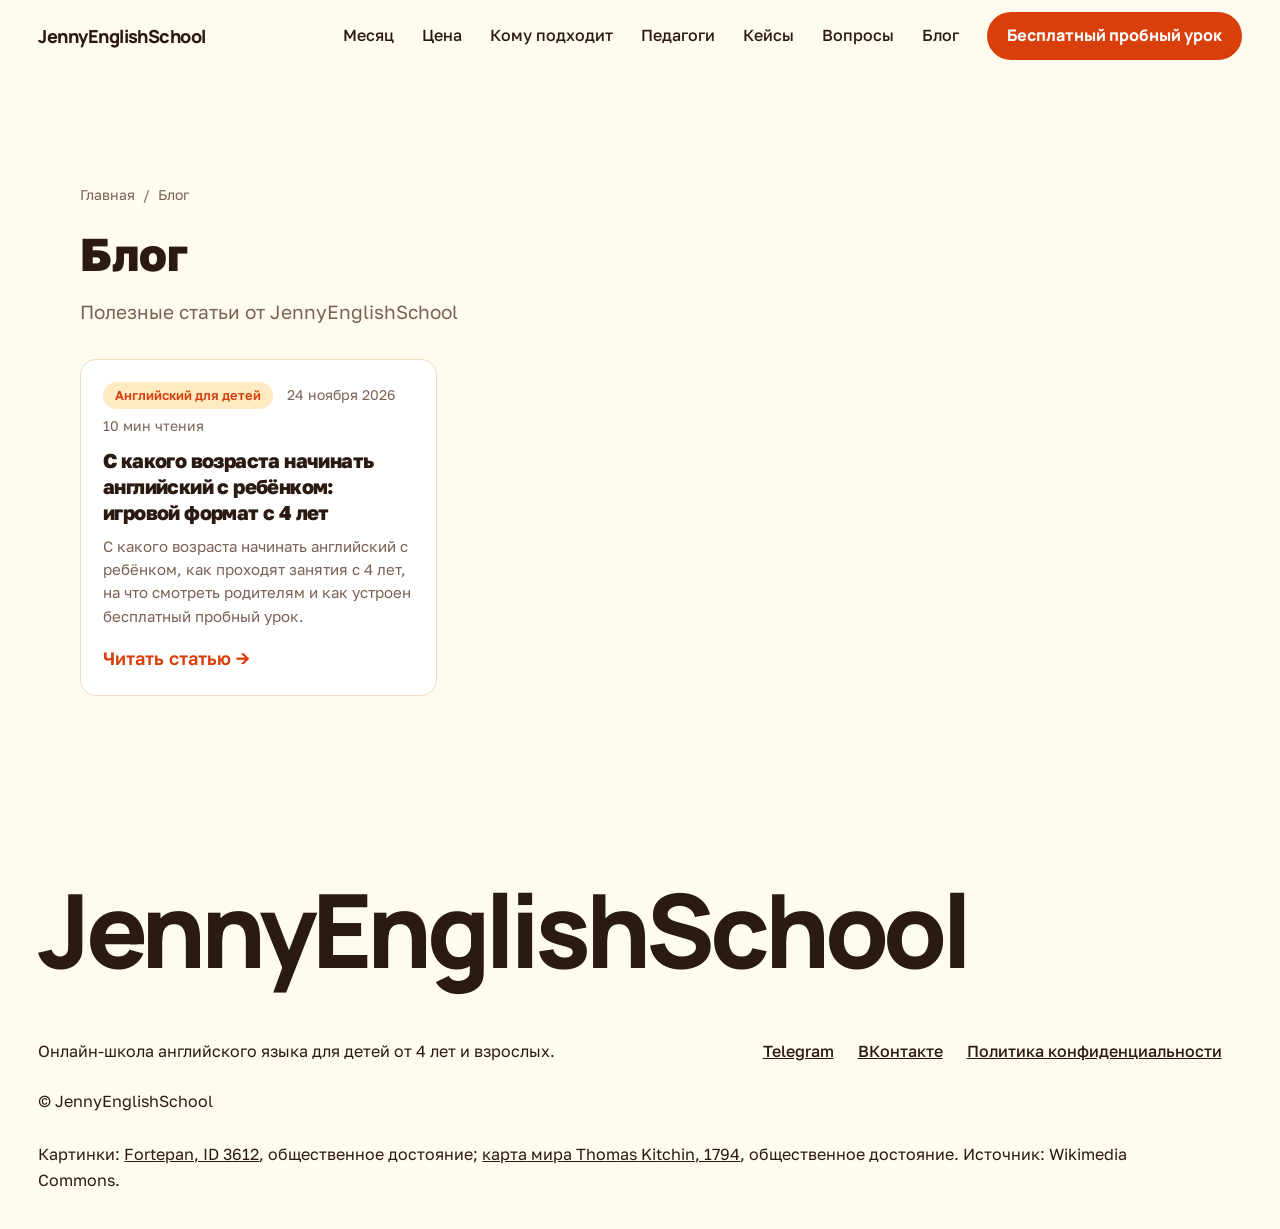
<file: blog/index.html>
<!DOCTYPE html>
<html lang="ru">
<head>
<meta charset="UTF-8">
<meta name="viewport" content="width=device-width, initial-scale=1.0">
<title>Блог — JennyEnglishSchool</title>
<meta name="description" content="Полезные статьи от JennyEnglishSchool">
<link rel="canonical" href="https://jennyenglishschool.ru/blog/">
<meta name="robots" content="index, follow, max-image-preview:large">
<meta property="og:type" content="website">
<meta property="og:title" content="Блог — JennyEnglishSchool">
<meta property="og:description" content="Полезные статьи от JennyEnglishSchool">
<meta property="og:url" content="https://jennyenglishschool.ru/blog/">
<meta property="og:locale" content="ru_RU">

<link rel="alternate" type="application/rss+xml" title="JennyEnglishSchool — блог" href="https://jennyenglishschool.ru/feed.xml">

<link rel="preconnect" href="https://fonts.googleapis.com">
<link rel="preconnect" href="https://fonts.gstatic.com" crossorigin>
<link href="https://fonts.googleapis.com/css2?family=Manrope:wght@200..800&family=Golos+Text:wght@400..700&display=swap" rel="stylesheet">
<link rel="stylesheet" href="/motion.css">
<link rel="stylesheet" href="/site.css">
<link rel="stylesheet" href="/blog/blog.css">
<link rel="stylesheet" href="/blog/blog.css">
<script type="application/ld+json">{"@context":"https://schema.org","@type":"Blog","name":"Блог — JennyEnglishSchool","url":"https://jennyenglishschool.ru/blog/","blogPost":[{"@type":"BlogPosting","headline":"С какого возраста начинать английский с ребёнком: игровой формат с 4 лет","url":"https://jennyenglishschool.ru/blog/s-kakogo-vozrasta-angliiskii-rebenku/","datePublished":"2026-11-24"}]}</script>
</head>
<body class="b-page">
<header class="bar" id="bar">
  <div class="wrap bar__in">
    <a href="/#top" class="mark">JennyEnglishSchool</a>
    <nav class="nav" id="nav" aria-label="Разделы">
      <a href="/#month" data-roll>Месяц</a>
      <a href="/#price" data-roll>Цена</a>
      <a href="/#who" data-roll>Кому подходит</a>
      <a href="/#teachers" data-roll>Педагоги</a>
      <a href="/#cases" data-roll>Кейсы</a>
      <a href="/#faq" data-roll>Вопросы</a>
      <!-- BLOGNAV:START --><a href="/blog/">Блог</a><!-- BLOGNAV:END -->
    </nav>
    <a href="/#lead" class="btn btn--sm" data-magnetic><span>Бесплатный <span class="btn__long">пробный </span>урок</span></a>
    <button class="burger" id="burger" aria-label="Меню" aria-expanded="false"><span></span><span></span></button>
  </div>
</header>
<main class="blog">

<section class="b-list">
  <nav class="b-crumbs" aria-label="Хлебные крошки"><a href="/">Главная</a><span>/</span><span>Блог</span></nav>
  <header class="b-head"><h1>Блог</h1><p class="b-lead">Полезные статьи от JennyEnglishSchool</p></header>
  <div class="b-grid"><article class="b-card">
  
  <div class="b-card__body">
    <div class="b-meta"><span class="b-chip">Английский для детей</span><time datetime="2026-11-24">24 ноября 2026</time><span>10 мин чтения</span></div>
    <h3><a href="/blog/s-kakogo-vozrasta-angliiskii-rebenku/">С какого возраста начинать английский с ребёнком: игровой формат с 4 лет</a></h3>
    <p>С какого возраста начинать английский с ребёнком, как проходят занятия с 4 лет, на что смотреть родителям и как устроен бесплатный пробный урок.</p>
    <a class="b-more" href="/blog/s-kakogo-vozrasta-angliiskii-rebenku/">Читать статью</a>
  </div>
</article></div>
</section>
</main>
<footer class="foot">
  <div class="wrap foot__in">
    <p class="foot__word" aria-hidden="true">JennyEnglishSchool</p>
    <div class="foot__row">
      <p>Онлайн-школа английского языка для детей от 4 лет и взрослых.</p>
      <p><a href="https://t.me/evgeniakolesnik" target="_blank" rel="noopener">Telegram</a> <a href="https://vk.ru/jennyenglish" target="_blank" rel="noopener">ВКонтакте</a> <a href="/privacy.html">Политика конфиденциальности</a></p>
      <p>© <span id="year"></span> JennyEnglishSchool</p>
    </div>
    <p class="credits">Картинки: <a href="https://commons.wikimedia.org/wiki/File:Education,_school,_classroom,_blackboard,_teacher_Fortepan_3612.jpg">Fortepan, ID 3612</a>, общественное достояние; <a href="https://commons.wikimedia.org/wiki/File:1794_Samuel_Dunn_Wall_Map_of_the_World_in_Hemispheres_-_Geographicus_-_World2-dunn-1794.jpg">карта мира Thomas Kitchin, 1794</a>, общественное достояние. Источник: Wikimedia Commons.</p>
  </div>
</footer>


</body>
</html>
</file>
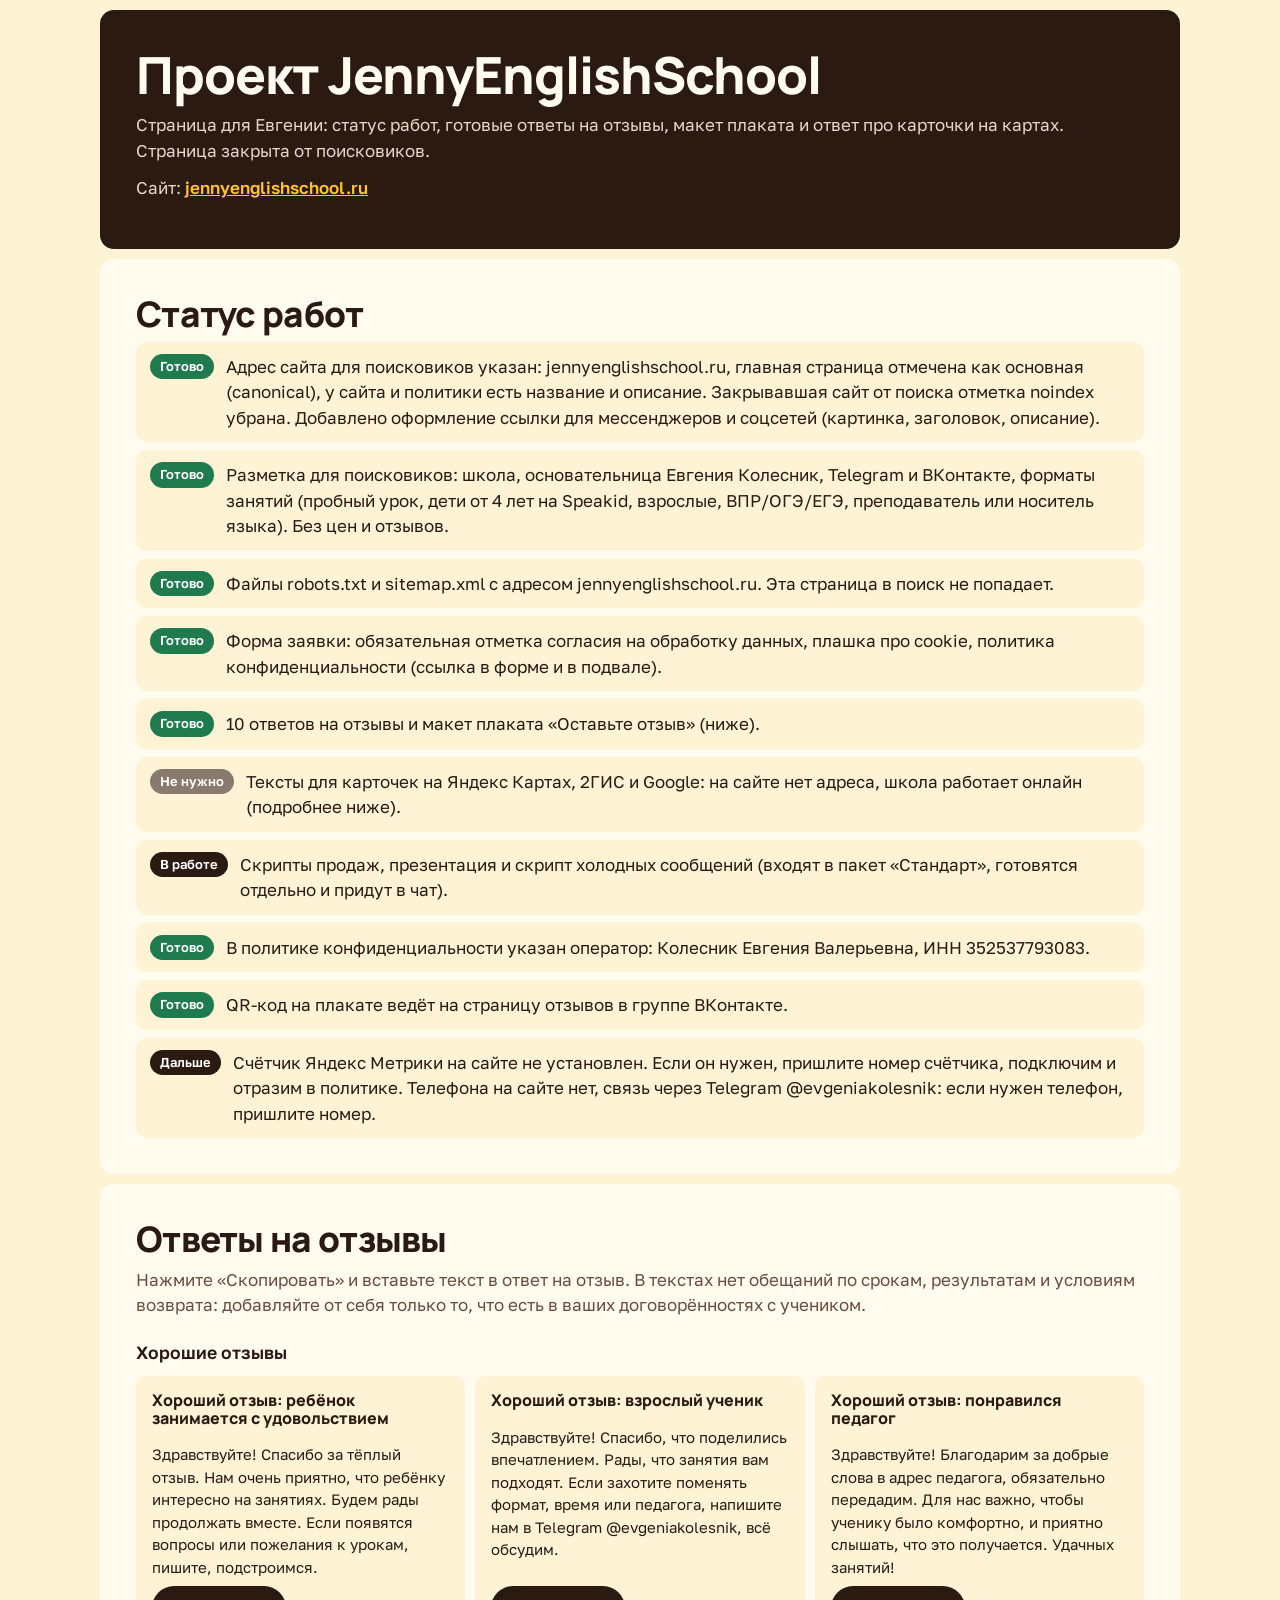
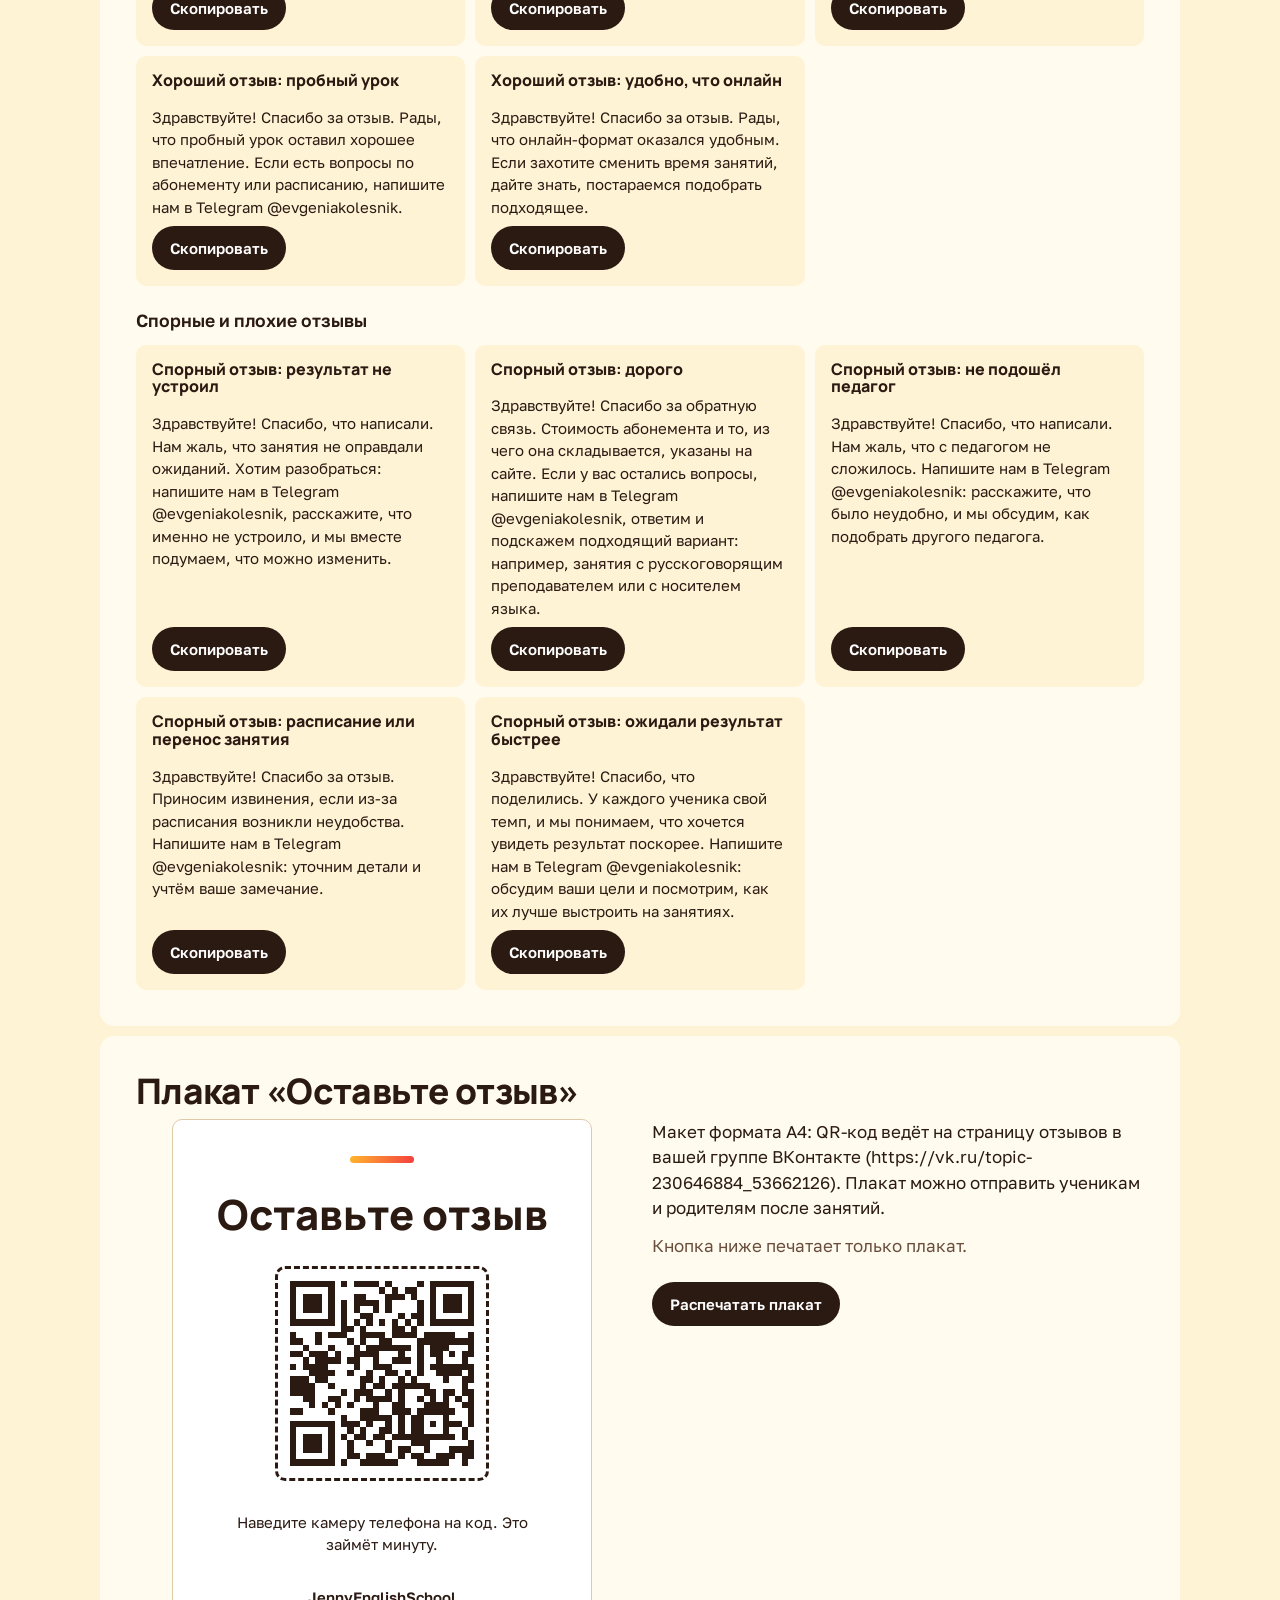
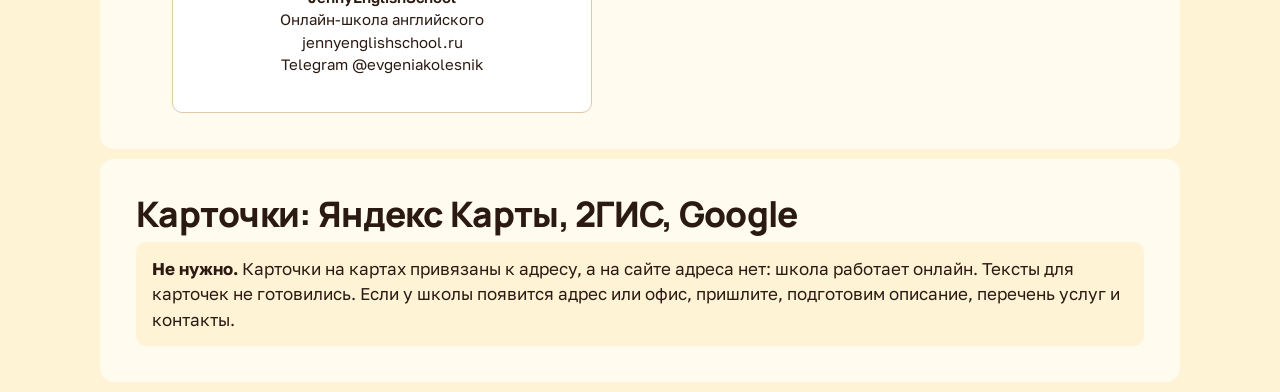
<file: project/index.html>
<!DOCTYPE html>
<html lang="ru">
<head>
<meta charset="utf-8">
<meta name="viewport" content="width=device-width, initial-scale=1">
<meta name="color-scheme" content="light">
<meta name="robots" content="noindex, nofollow">
<title>Проект JennyEnglishSchool: статус работ</title>
<link rel="icon" href="data:,">
<link href="https://fonts.googleapis.com/css2?family=Manrope:wght@700;800&family=Golos+Text:wght@400;500;600&display=swap" rel="stylesheet">
<style>
:root{--bg:#fff3d6;--paper:#fffbef;--card:#fff3d6;--ink:#2b1a12;--muted:#6a4e3d;--accent:#d93f0b;--deep:#b83208;--r:14px}
*,*::before,*::after{box-sizing:border-box}
body{margin:0;background:var(--bg);color:var(--ink);font:400 17px/1.5 'Golos Text','Segoe UI',sans-serif;padding:10px;overflow-x:hidden}
main{max-width:1080px;margin:0 auto;display:grid;gap:10px}
section,header{background:var(--paper);border-radius:var(--r);padding:clamp(18px,3vw,36px);min-width:0}
header{background:var(--ink);color:#fffbef}
h1,h2,h3{font-family:Manrope,'Segoe UI',sans-serif;font-weight:800;letter-spacing:-.02em;line-height:1.1;overflow-wrap:anywhere}
h1{font-size:clamp(1.9rem,5vw,3.2rem);margin:0 0 10px}
h2{font-size:clamp(1.5rem,3.2vw,2.2rem);margin:0 0 8px}
h3{font-size:1rem;margin:0 0 8px;letter-spacing:0}
p{margin:0 0 12px}
.lead{color:var(--muted)}
header .lead{color:#e8d6c4}
a{color:var(--deep);font-weight:600}
header a{color:#ffc12e}
ul{margin:0;padding:0;list-style:none;display:grid;gap:8px}
li{display:flex;gap:12px;align-items:flex-start;background:var(--card);border-radius:10px;padding:12px 14px}
li span:last-child{min-width:0}
.st{flex:none;font-size:.8125rem;font-weight:600;padding:3px 10px;border-radius:99px;background:#1f7a4d;color:#fff;white-space:nowrap}
.st.w{background:var(--ink)}
.st.n{background:var(--accent)}
.st.x{background:#8a7a6d}
.grid{display:grid;grid-template-columns:repeat(auto-fill,minmax(min(100%,320px),1fr));gap:10px}
.rep{background:var(--card);border-radius:10px;padding:16px;display:flex;flex-direction:column;gap:8px;min-width:0}
.rep p{margin:0;white-space:pre-wrap;overflow-wrap:anywhere;font-size:.9375rem;flex:1}
.cp{align-self:flex-start;min-height:44px;padding:0 18px;border:0;border-radius:999px;background:var(--ink);color:#fff;font:600 .9375rem 'Golos Text',sans-serif;cursor:pointer}
.cp:hover{background:#000}
.cp.ok{background:#1f7a4d}
.sub{margin:22px 0 10px;font-size:1.1rem;font-weight:600}
.poster{width:min(100%,420px);aspect-ratio:210/297;margin:0 auto;background:#fff;border:1px solid #e0c9a8;border-radius:10px;padding:clamp(20px,6vw,36px);display:flex;flex-direction:column;align-items:center;justify-content:space-between;text-align:center}
.poster h3{font-size:clamp(1.8rem,8vw,2.6rem);line-height:1.05;margin:0}
.poster .qr--on{border:0;padding:0}.poster .qr{width:62%;aspect-ratio:1;border:3px dashed var(--ink);border-radius:10px;display:grid;place-items:center;font-size:.9375rem;color:var(--muted);padding:12px}
.poster p{margin:0;font-size:.9375rem}
.poster b{font-weight:600}
.poster .acc{width:64px;height:7px;background:linear-gradient(105deg,#ffb52e,#f43f3f);border-radius:4px}
.two{display:grid;grid-template-columns:minmax(0,1fr) minmax(0,1fr);gap:24px;align-items:start}
.print{margin-top:12px}
.note{background:var(--card);border-radius:10px;padding:14px 16px;margin:0}
@media(max-width:760px){.two{grid-template-columns:1fr}}
@media print{body{padding:0;background:#fff}main>*:not(#poster){display:none}#poster{padding:0}#poster .noprint{display:none}.poster{border:0;width:100%}}
</style>
</head>
<body>
<main>
<header>
<h1>Проект JennyEnglishSchool</h1>
<p class="lead">Страница для Евгении: статус работ, готовые ответы на отзывы, макет плаката и ответ про карточки на картах. Страница закрыта от поисковиков.</p>
<p class="lead">Сайт: <a href="../">jennyenglishschool.ru</a></p>
</header>

<section aria-labelledby="s1">
<h2 id="s1">Статус работ</h2>
<ul>
<li><span class="st">Готово</span><span>Адрес сайта для поисковиков указан: jennyenglishschool.ru, главная страница отмечена как основная (canonical), у сайта и политики есть название и описание. Закрывавшая сайт от поиска отметка noindex убрана. Добавлено оформление ссылки для мессенджеров и соцсетей (картинка, заголовок, описание).</span></li>
<li><span class="st">Готово</span><span>Разметка для поисковиков: школа, основательница Евгения Колесник, Telegram и ВКонтакте, форматы занятий (пробный урок, дети от 4 лет на Speakid, взрослые, ВПР/ОГЭ/ЕГЭ, преподаватель или носитель языка). Без цен и отзывов.</span></li>
<li><span class="st">Готово</span><span>Файлы robots.txt и sitemap.xml с адресом jennyenglishschool.ru. Эта страница в поиск не попадает.</span></li>
<li><span class="st">Готово</span><span>Форма заявки: обязательная отметка согласия на обработку данных, плашка про cookie, политика конфиденциальности (ссылка в форме и в подвале).</span></li>
<li><span class="st">Готово</span><span>10 ответов на отзывы и макет плаката «Оставьте отзыв» (ниже).</span></li>
<li><span class="st x">Не нужно</span><span>Тексты для карточек на Яндекс Картах, 2ГИС и Google: на сайте нет адреса, школа работает онлайн (подробнее ниже).</span></li>
<li><span class="st w">В работе</span><span>Скрипты продаж, презентация и скрипт холодных сообщений (входят в пакет «Стандарт», готовятся отдельно и придут в чат).</span></li>
<li><span class="st">Готово</span><span>В политике конфиденциальности указан оператор: Колесник Евгения Валерьевна, ИНН 352537793083.</span></li>
<li><span class="st">Готово</span><span>QR-код на плакате ведёт на страницу отзывов в группе ВКонтакте.</span></li>
<li><span class="st w">Дальше</span><span>Счётчик Яндекс Метрики на сайте не установлен. Если он нужен, пришлите номер счётчика, подключим и отразим в политике. Телефона на сайте нет, связь через Telegram @evgeniakolesnik: если нужен телефон, пришлите номер.</span></li>
</ul>
</section>

<section aria-labelledby="s2">
<h2 id="s2">Ответы на отзывы</h2>
<p class="lead">Нажмите «Скопировать» и вставьте текст в ответ на отзыв. В текстах нет обещаний по срокам, результатам и условиям возврата: добавляйте от себя только то, что есть в ваших договорённостях с учеником.</p>
<p class="sub">Хорошие отзывы</p>
<div class="grid">
<article class="rep"><h3>Хороший отзыв: ребёнок занимается с удовольствием</h3><p id="r1">Здравствуйте! Спасибо за тёплый отзыв. Нам очень приятно, что ребёнку интересно на занятиях. Будем рады продолжать вместе. Если появятся вопросы или пожелания к урокам, пишите, подстроимся.</p><button class="cp" type="button" data-t="r1">Скопировать</button></article>
<article class="rep"><h3>Хороший отзыв: взрослый ученик</h3><p id="r2">Здравствуйте! Спасибо, что поделились впечатлением. Рады, что занятия вам подходят. Если захотите поменять формат, время или педагога, напишите нам в Telegram @evgeniakolesnik, всё обсудим.</p><button class="cp" type="button" data-t="r2">Скопировать</button></article>
<article class="rep"><h3>Хороший отзыв: понравился педагог</h3><p id="r3">Здравствуйте! Благодарим за добрые слова в адрес педагога, обязательно передадим. Для нас важно, чтобы ученику было комфортно, и приятно слышать, что это получается. Удачных занятий!</p><button class="cp" type="button" data-t="r3">Скопировать</button></article>
<article class="rep"><h3>Хороший отзыв: пробный урок</h3><p id="r4">Здравствуйте! Спасибо за отзыв. Рады, что пробный урок оставил хорошее впечатление. Если есть вопросы по абонементу или расписанию, напишите нам в Telegram @evgeniakolesnik.</p><button class="cp" type="button" data-t="r4">Скопировать</button></article>
<article class="rep"><h3>Хороший отзыв: удобно, что онлайн</h3><p id="r5">Здравствуйте! Спасибо за отзыв. Рады, что онлайн-формат оказался удобным. Если захотите сменить время занятий, дайте знать, постараемся подобрать подходящее.</p><button class="cp" type="button" data-t="r5">Скопировать</button></article>
</div>
<p class="sub">Спорные и плохие отзывы</p>
<div class="grid">
<article class="rep"><h3>Спорный отзыв: результат не устроил</h3><p id="r6">Здравствуйте! Спасибо, что написали. Нам жаль, что занятия не оправдали ожиданий. Хотим разобраться: напишите нам в Telegram @evgeniakolesnik, расскажите, что именно не устроило, и мы вместе подумаем, что можно изменить.</p><button class="cp" type="button" data-t="r6">Скопировать</button></article>
<article class="rep"><h3>Спорный отзыв: дорого</h3><p id="r7">Здравствуйте! Спасибо за обратную связь. Стоимость абонемента и то, из чего она складывается, указаны на сайте. Если у вас остались вопросы, напишите нам в Telegram @evgeniakolesnik, ответим и подскажем подходящий вариант: например, занятия с русскоговорящим преподавателем или с носителем языка.</p><button class="cp" type="button" data-t="r7">Скопировать</button></article>
<article class="rep"><h3>Спорный отзыв: не подошёл педагог</h3><p id="r8">Здравствуйте! Спасибо, что написали. Нам жаль, что с педагогом не сложилось. Напишите нам в Telegram @evgeniakolesnik: расскажите, что было неудобно, и мы обсудим, как подобрать другого педагога.</p><button class="cp" type="button" data-t="r8">Скопировать</button></article>
<article class="rep"><h3>Спорный отзыв: расписание или перенос занятия</h3><p id="r9">Здравствуйте! Спасибо за отзыв. Приносим извинения, если из-за расписания возникли неудобства. Напишите нам в Telegram @evgeniakolesnik: уточним детали и учтём ваше замечание.</p><button class="cp" type="button" data-t="r9">Скопировать</button></article>
<article class="rep"><h3>Спорный отзыв: ожидали результат быстрее</h3><p id="r10">Здравствуйте! Спасибо, что поделились. У каждого ученика свой темп, и мы понимаем, что хочется увидеть результат поскорее. Напишите нам в Telegram @evgeniakolesnik: обсудим ваши цели и посмотрим, как их лучше выстроить на занятиях.</p><button class="cp" type="button" data-t="r10">Скопировать</button></article>
</div>
</section>

<section aria-labelledby="s3" id="poster">
<h2 id="s3" class="noprint">Плакат «Оставьте отзыв»</h2>
<div class="two">
<div class="poster" role="group" aria-label="Плакат: Оставьте отзыв, QR-код ведёт на страницу отзывов ВКонтакте">
<div class="acc"></div>
<h3>Оставьте отзыв</h3>
<div class="qr qr--on"><svg xmlns="http://www.w3.org/2000/svg" viewBox="0 0 29 29" width="100%" height="100%" shape-rendering="crispEdges" role="img" aria-label="QR-код со ссылкой на страницу отзывов ВКонтакте"><path d="M0 0h1v1h-1zM1 0h1v1h-1zM2 0h1v1h-1zM3 0h1v1h-1zM4 0h1v1h-1zM5 0h1v1h-1zM6 0h1v1h-1zM8 0h1v1h-1zM10 0h1v1h-1zM11 0h1v1h-1zM12 0h1v1h-1zM13 0h1v1h-1zM15 0h1v1h-1zM20 0h1v1h-1zM22 0h1v1h-1zM23 0h1v1h-1zM24 0h1v1h-1zM25 0h1v1h-1zM26 0h1v1h-1zM27 0h1v1h-1zM28 0h1v1h-1zM0 1h1v1h-1zM6 1h1v1h-1zM14 1h1v1h-1zM16 1h1v1h-1zM18 1h1v1h-1zM19 1h1v1h-1zM22 1h1v1h-1zM28 1h1v1h-1zM0 2h1v1h-1zM2 2h1v1h-1zM3 2h1v1h-1zM4 2h1v1h-1zM6 2h1v1h-1zM10 2h1v1h-1zM11 2h1v1h-1zM15 2h1v1h-1zM16 2h1v1h-1zM17 2h1v1h-1zM19 2h1v1h-1zM22 2h1v1h-1zM24 2h1v1h-1zM25 2h1v1h-1zM26 2h1v1h-1zM28 2h1v1h-1zM0 3h1v1h-1zM2 3h1v1h-1zM3 3h1v1h-1zM4 3h1v1h-1zM6 3h1v1h-1zM8 3h1v1h-1zM10 3h1v1h-1zM11 3h1v1h-1zM12 3h1v1h-1zM13 3h1v1h-1zM15 3h1v1h-1zM20 3h1v1h-1zM22 3h1v1h-1zM24 3h1v1h-1zM25 3h1v1h-1zM26 3h1v1h-1zM28 3h1v1h-1zM0 4h1v1h-1zM2 4h1v1h-1zM3 4h1v1h-1zM4 4h1v1h-1zM6 4h1v1h-1zM8 4h1v1h-1zM10 4h1v1h-1zM13 4h1v1h-1zM15 4h1v1h-1zM20 4h1v1h-1zM22 4h1v1h-1zM24 4h1v1h-1zM25 4h1v1h-1zM26 4h1v1h-1zM28 4h1v1h-1zM0 5h1v1h-1zM6 5h1v1h-1zM8 5h1v1h-1zM11 5h1v1h-1zM12 5h1v1h-1zM17 5h1v1h-1zM19 5h1v1h-1zM20 5h1v1h-1zM22 5h1v1h-1zM28 5h1v1h-1zM0 6h1v1h-1zM1 6h1v1h-1zM2 6h1v1h-1zM3 6h1v1h-1zM4 6h1v1h-1zM5 6h1v1h-1zM6 6h1v1h-1zM8 6h1v1h-1zM10 6h1v1h-1zM12 6h1v1h-1zM14 6h1v1h-1zM16 6h1v1h-1zM18 6h1v1h-1zM20 6h1v1h-1zM22 6h1v1h-1zM23 6h1v1h-1zM24 6h1v1h-1zM25 6h1v1h-1zM26 6h1v1h-1zM27 6h1v1h-1zM28 6h1v1h-1zM8 7h1v1h-1zM9 7h1v1h-1zM11 7h1v1h-1zM16 7h1v1h-1zM17 7h1v1h-1zM19 7h1v1h-1zM0 8h1v1h-1zM4 8h1v1h-1zM6 8h1v1h-1zM7 8h1v1h-1zM8 8h1v1h-1zM11 8h1v1h-1zM12 8h1v1h-1zM13 8h1v1h-1zM14 8h1v1h-1zM16 8h1v1h-1zM17 8h1v1h-1zM18 8h1v1h-1zM19 8h1v1h-1zM21 8h1v1h-1zM22 8h1v1h-1zM23 8h1v1h-1zM24 8h1v1h-1zM25 8h1v1h-1zM28 8h1v1h-1zM0 9h1v1h-1zM1 9h1v1h-1zM4 9h1v1h-1zM9 9h1v1h-1zM11 9h1v1h-1zM14 9h1v1h-1zM15 9h1v1h-1zM20 9h1v1h-1zM21 9h1v1h-1zM22 9h1v1h-1zM23 9h1v1h-1zM24 9h1v1h-1zM25 9h1v1h-1zM26 9h1v1h-1zM27 9h1v1h-1zM28 9h1v1h-1zM2 10h1v1h-1zM6 10h1v1h-1zM10 10h1v1h-1zM12 10h1v1h-1zM13 10h1v1h-1zM14 10h1v1h-1zM15 10h1v1h-1zM16 10h1v1h-1zM17 10h1v1h-1zM18 10h1v1h-1zM20 10h1v1h-1zM22 10h1v1h-1zM23 10h1v1h-1zM24 10h1v1h-1zM28 10h1v1h-1zM0 11h1v1h-1zM1 11h1v1h-1zM3 11h1v1h-1zM4 11h1v1h-1zM5 11h1v1h-1zM7 11h1v1h-1zM10 11h1v1h-1zM11 11h1v1h-1zM12 11h1v1h-1zM13 11h1v1h-1zM17 11h1v1h-1zM20 11h1v1h-1zM22 11h1v1h-1zM23 11h1v1h-1zM25 11h1v1h-1zM27 11h1v1h-1zM28 11h1v1h-1zM2 12h1v1h-1zM4 12h1v1h-1zM5 12h1v1h-1zM6 12h1v1h-1zM7 12h1v1h-1zM9 12h1v1h-1zM10 12h1v1h-1zM13 12h1v1h-1zM16 12h1v1h-1zM17 12h1v1h-1zM18 12h1v1h-1zM20 12h1v1h-1zM23 12h1v1h-1zM27 12h1v1h-1zM0 13h1v1h-1zM2 13h1v1h-1zM3 13h1v1h-1zM4 13h1v1h-1zM5 13h1v1h-1zM10 13h1v1h-1zM13 13h1v1h-1zM14 13h1v1h-1zM15 13h1v1h-1zM20 13h1v1h-1zM22 13h1v1h-1zM23 13h1v1h-1zM24 13h1v1h-1zM25 13h1v1h-1zM26 13h1v1h-1zM27 13h1v1h-1zM28 13h1v1h-1zM3 14h1v1h-1zM4 14h1v1h-1zM5 14h1v1h-1zM6 14h1v1h-1zM9 14h1v1h-1zM12 14h1v1h-1zM15 14h1v1h-1zM16 14h1v1h-1zM18 14h1v1h-1zM20 14h1v1h-1zM23 14h1v1h-1zM24 14h1v1h-1zM25 14h1v1h-1zM26 14h1v1h-1zM28 14h1v1h-1zM0 15h1v1h-1zM1 15h1v1h-1zM2 15h1v1h-1zM4 15h1v1h-1zM5 15h1v1h-1zM11 15h1v1h-1zM12 15h1v1h-1zM14 15h1v1h-1zM17 15h1v1h-1zM19 15h1v1h-1zM24 15h1v1h-1zM27 15h1v1h-1zM28 15h1v1h-1zM0 16h1v1h-1zM1 16h1v1h-1zM2 16h1v1h-1zM3 16h1v1h-1zM6 16h1v1h-1zM11 16h1v1h-1zM13 16h1v1h-1zM14 16h1v1h-1zM16 16h1v1h-1zM17 16h1v1h-1zM18 16h1v1h-1zM19 16h1v1h-1zM20 16h1v1h-1zM21 16h1v1h-1zM27 16h1v1h-1zM0 17h1v1h-1zM1 17h1v1h-1zM2 17h1v1h-1zM3 17h1v1h-1zM8 17h1v1h-1zM10 17h1v1h-1zM11 17h1v1h-1zM12 17h1v1h-1zM15 17h1v1h-1zM17 17h1v1h-1zM21 17h1v1h-1zM22 17h1v1h-1zM24 17h1v1h-1zM25 17h1v1h-1zM27 17h1v1h-1zM28 17h1v1h-1zM2 18h1v1h-1zM3 18h1v1h-1zM6 18h1v1h-1zM7 18h1v1h-1zM10 18h1v1h-1zM12 18h1v1h-1zM13 18h1v1h-1zM14 18h1v1h-1zM15 18h1v1h-1zM17 18h1v1h-1zM20 18h1v1h-1zM22 18h1v1h-1zM24 18h1v1h-1zM26 18h1v1h-1zM28 18h1v1h-1zM3 19h1v1h-1zM5 19h1v1h-1zM7 19h1v1h-1zM9 19h1v1h-1zM13 19h1v1h-1zM16 19h1v1h-1zM17 19h1v1h-1zM21 19h1v1h-1zM22 19h1v1h-1zM23 19h1v1h-1zM24 19h1v1h-1zM27 19h1v1h-1zM28 19h1v1h-1zM0 20h1v1h-1zM1 20h1v1h-1zM6 20h1v1h-1zM11 20h1v1h-1zM12 20h1v1h-1zM13 20h1v1h-1zM16 20h1v1h-1zM17 20h1v1h-1zM18 20h1v1h-1zM20 20h1v1h-1zM21 20h1v1h-1zM22 20h1v1h-1zM23 20h1v1h-1zM24 20h1v1h-1zM25 20h1v1h-1zM28 20h1v1h-1zM8 21h1v1h-1zM11 21h1v1h-1zM12 21h1v1h-1zM13 21h1v1h-1zM14 21h1v1h-1zM15 21h1v1h-1zM17 21h1v1h-1zM19 21h1v1h-1zM20 21h1v1h-1zM24 21h1v1h-1zM28 21h1v1h-1zM0 22h1v1h-1zM1 22h1v1h-1zM2 22h1v1h-1zM3 22h1v1h-1zM4 22h1v1h-1zM5 22h1v1h-1zM6 22h1v1h-1zM8 22h1v1h-1zM9 22h1v1h-1zM10 22h1v1h-1zM12 22h1v1h-1zM15 22h1v1h-1zM17 22h1v1h-1zM19 22h1v1h-1zM20 22h1v1h-1zM22 22h1v1h-1zM24 22h1v1h-1zM25 22h1v1h-1zM26 22h1v1h-1zM28 22h1v1h-1zM0 23h1v1h-1zM6 23h1v1h-1zM9 23h1v1h-1zM11 23h1v1h-1zM14 23h1v1h-1zM15 23h1v1h-1zM17 23h1v1h-1zM19 23h1v1h-1zM20 23h1v1h-1zM24 23h1v1h-1zM27 23h1v1h-1zM0 24h1v1h-1zM2 24h1v1h-1zM3 24h1v1h-1zM4 24h1v1h-1zM6 24h1v1h-1zM8 24h1v1h-1zM10 24h1v1h-1zM11 24h1v1h-1zM13 24h1v1h-1zM14 24h1v1h-1zM16 24h1v1h-1zM17 24h1v1h-1zM18 24h1v1h-1zM19 24h1v1h-1zM20 24h1v1h-1zM21 24h1v1h-1zM22 24h1v1h-1zM23 24h1v1h-1zM24 24h1v1h-1zM25 24h1v1h-1zM27 24h1v1h-1zM0 25h1v1h-1zM2 25h1v1h-1zM3 25h1v1h-1zM4 25h1v1h-1zM6 25h1v1h-1zM9 25h1v1h-1zM12 25h1v1h-1zM15 25h1v1h-1zM19 25h1v1h-1zM20 25h1v1h-1zM21 25h1v1h-1zM28 25h1v1h-1zM0 26h1v1h-1zM2 26h1v1h-1zM3 26h1v1h-1zM4 26h1v1h-1zM6 26h1v1h-1zM9 26h1v1h-1zM15 26h1v1h-1zM17 26h1v1h-1zM18 26h1v1h-1zM21 26h1v1h-1zM25 26h1v1h-1zM26 26h1v1h-1zM27 26h1v1h-1zM28 26h1v1h-1zM0 27h1v1h-1zM6 27h1v1h-1zM9 27h1v1h-1zM10 27h1v1h-1zM12 27h1v1h-1zM13 27h1v1h-1zM14 27h1v1h-1zM17 27h1v1h-1zM19 27h1v1h-1zM20 27h1v1h-1zM23 27h1v1h-1zM24 27h1v1h-1zM25 27h1v1h-1zM27 27h1v1h-1zM28 27h1v1h-1zM0 28h1v1h-1zM1 28h1v1h-1zM2 28h1v1h-1zM3 28h1v1h-1zM4 28h1v1h-1zM5 28h1v1h-1zM6 28h1v1h-1zM8 28h1v1h-1zM11 28h1v1h-1zM12 28h1v1h-1zM13 28h1v1h-1zM14 28h1v1h-1zM15 28h1v1h-1zM16 28h1v1h-1zM20 28h1v1h-1zM21 28h1v1h-1zM22 28h1v1h-1zM23 28h1v1h-1zM24 28h1v1h-1zM27 28h1v1h-1z" fill="#2b1a12"/></svg></div>
<p>Наведите камеру телефона на код. Это займёт минуту.</p>
<p><b>JennyEnglishSchool</b><br>Онлайн-школа английского<br>jennyenglishschool.ru<br>Telegram @evgeniakolesnik</p>
</div>
<div class="noprint">
<p>Макет формата A4: QR-код ведёт на страницу отзывов в вашей группе ВКонтакте (https://vk.ru/topic-230646884_53662126). Плакат можно отправить ученикам и родителям после занятий.</p>
<p class="lead">Кнопка ниже печатает только плакат.</p>
<button class="cp print" type="button" id="pr">Распечатать плакат</button>
</div>
</div>
</section>

<section aria-labelledby="s4">
<h2 id="s4">Карточки: Яндекс Карты, 2ГИС, Google</h2>
<p class="note"><b>Не нужно.</b> Карточки на картах привязаны к адресу, а на сайте адреса нет: школа работает онлайн. Тексты для карточек не готовились. Если у школы появится адрес или офис, пришлите, подготовим описание, перечень услуг и контакты.</p>
</section>
</main>
<script>
document.querySelectorAll('.cp[data-t]').forEach(function(b){b.addEventListener('click',function(){
  var el=document.getElementById(b.dataset.t),t=el.textContent.trim(),o=b.textContent;
  function done(){b.textContent='Скопировано';b.classList.add('ok');setTimeout(function(){b.textContent=o;b.classList.remove('ok')},1800)}
  function fb(){var r=document.createRange();r.selectNodeContents(el);var s=getSelection();s.removeAllRanges();s.addRange(r);try{document.execCommand('copy');done()}catch(e){}}
  if(navigator.clipboard&&window.isSecureContext){navigator.clipboard.writeText(t).then(done,fb)}else fb();
})});
document.getElementById('pr').addEventListener('click',function(){window.print()});
</script>
</body>
</html>
</file>
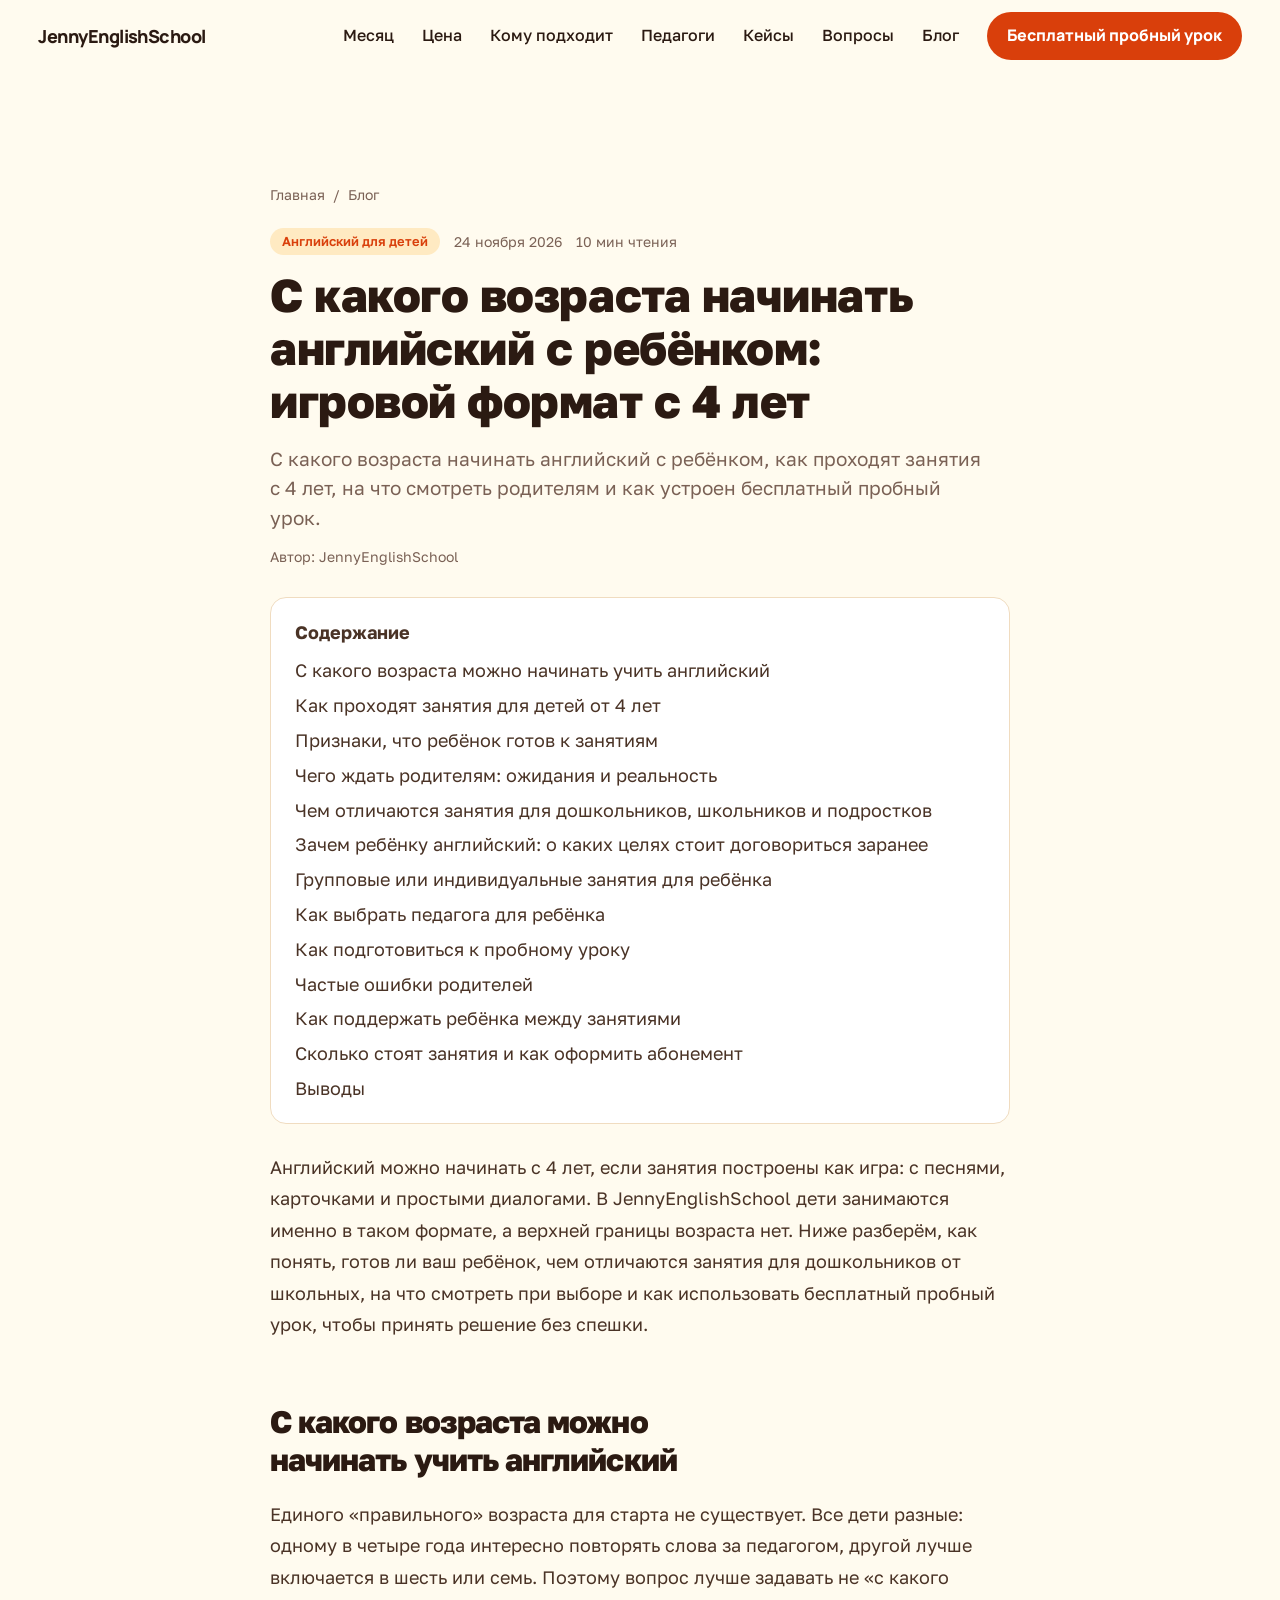
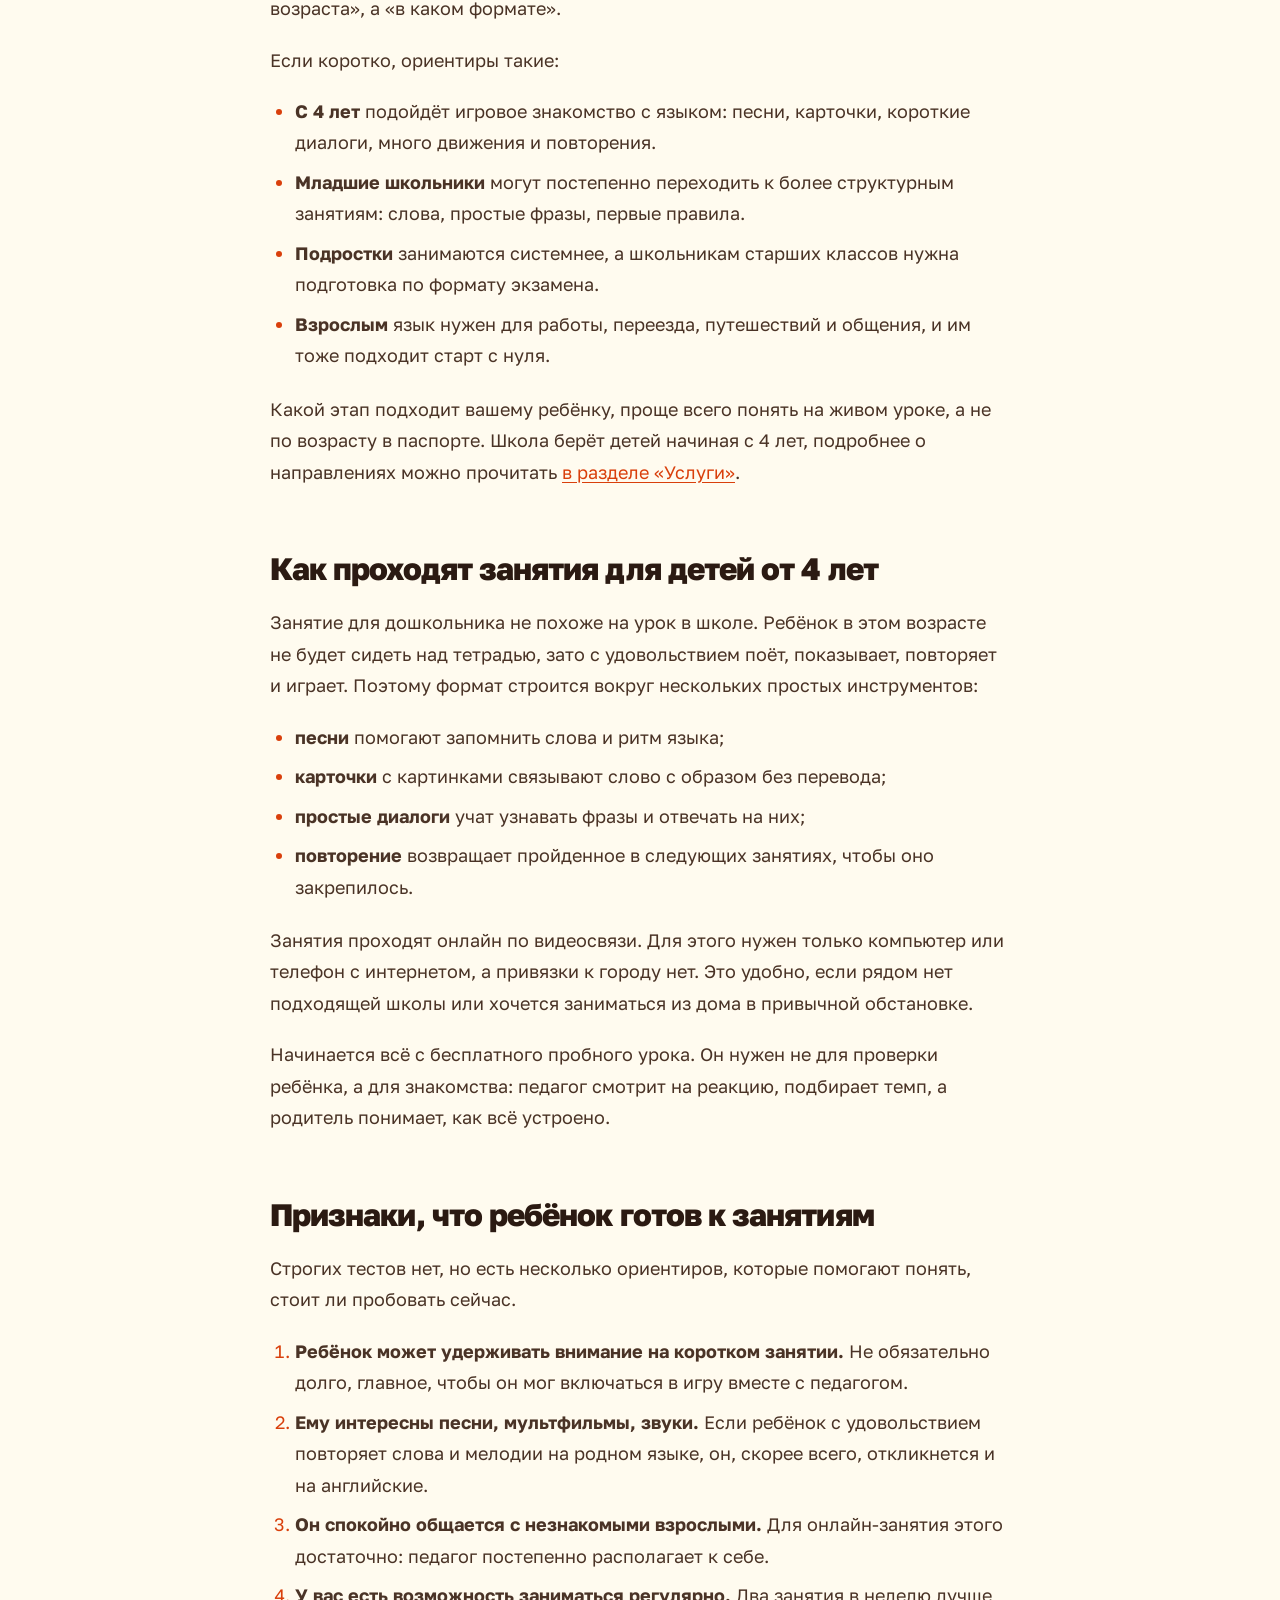
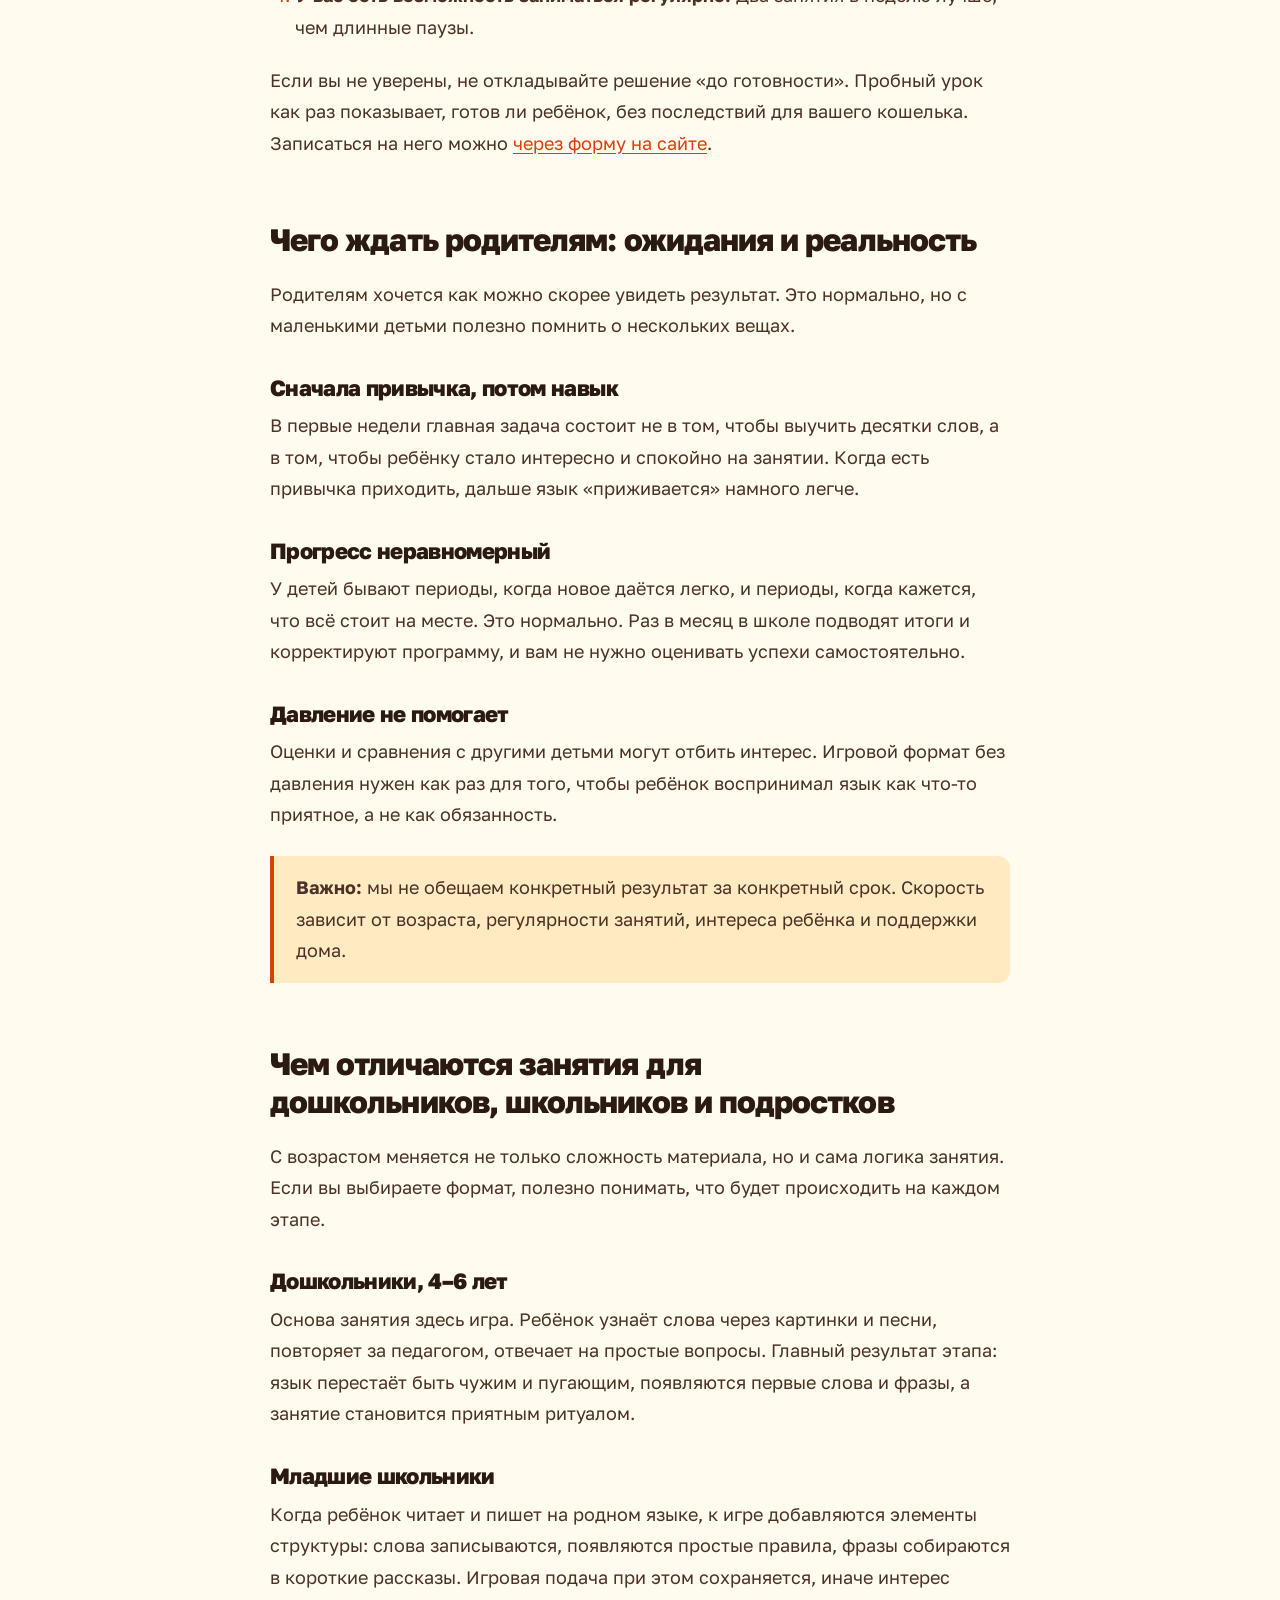
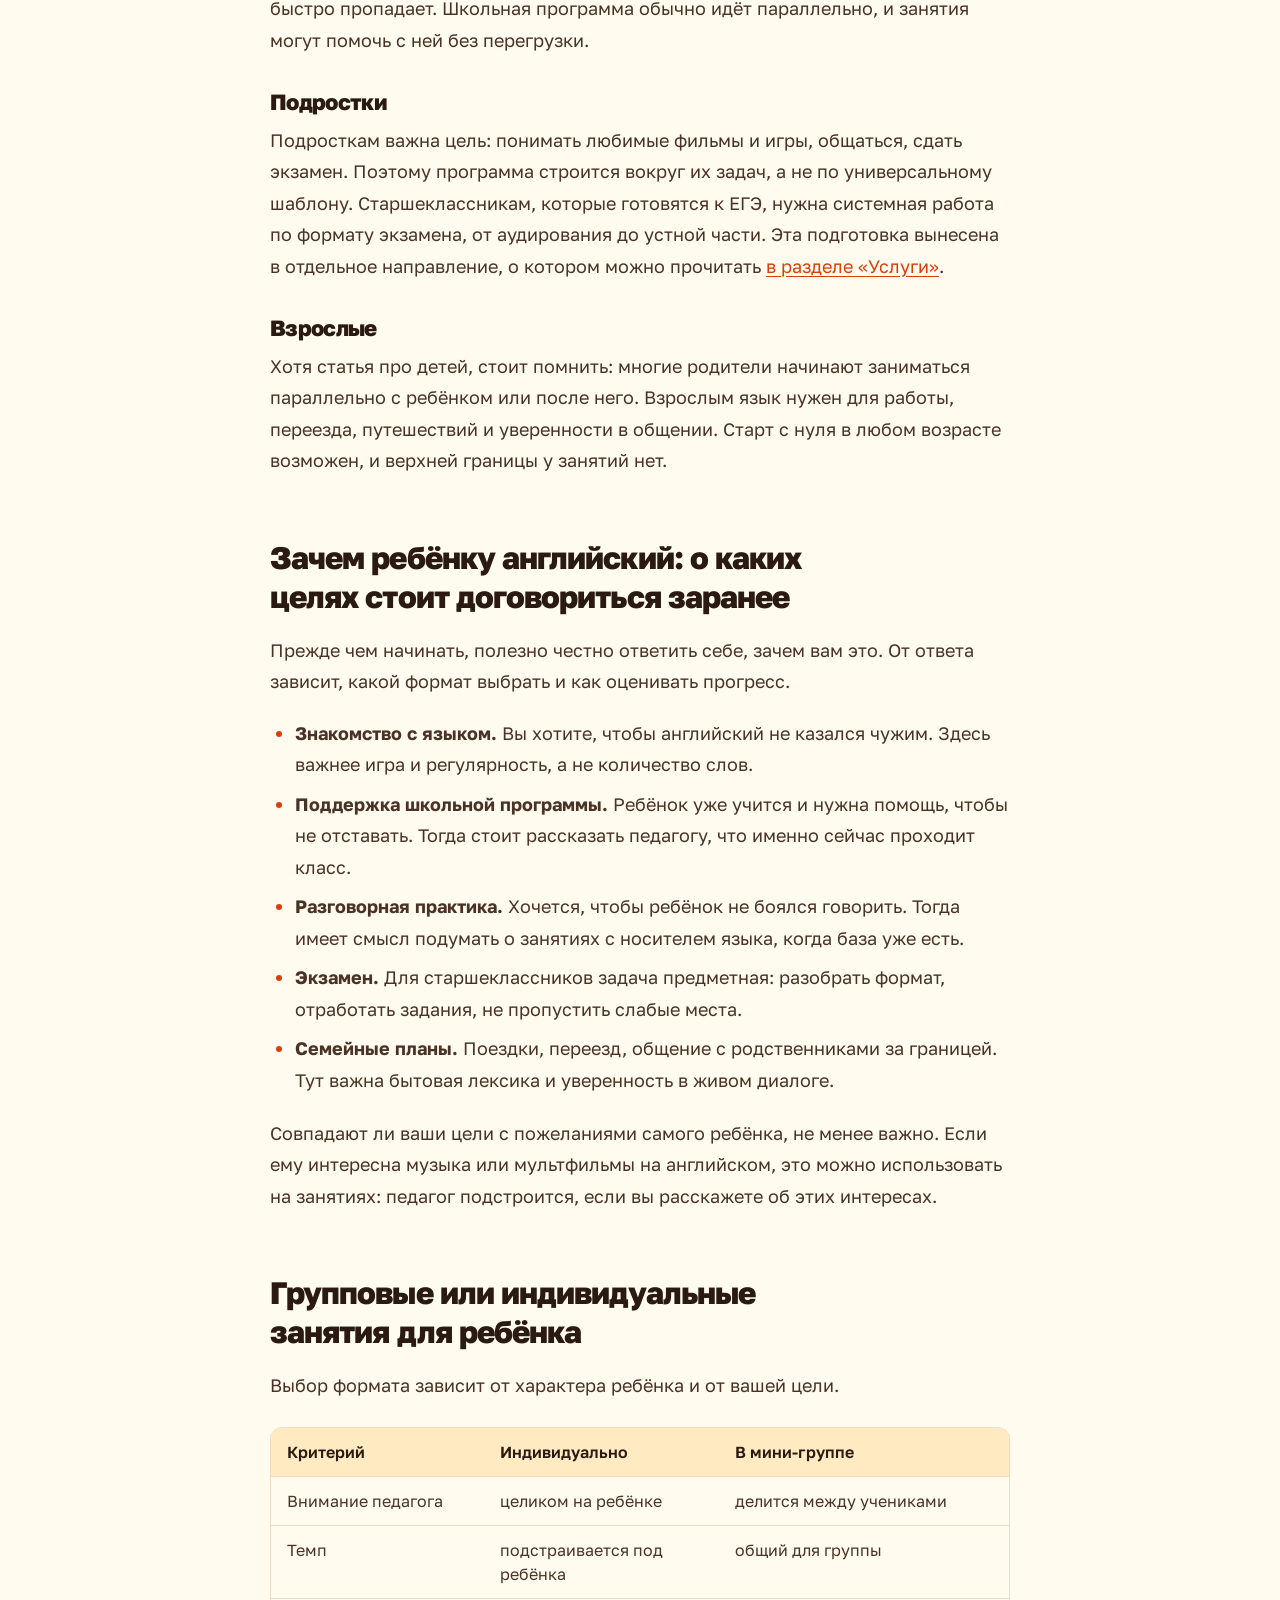
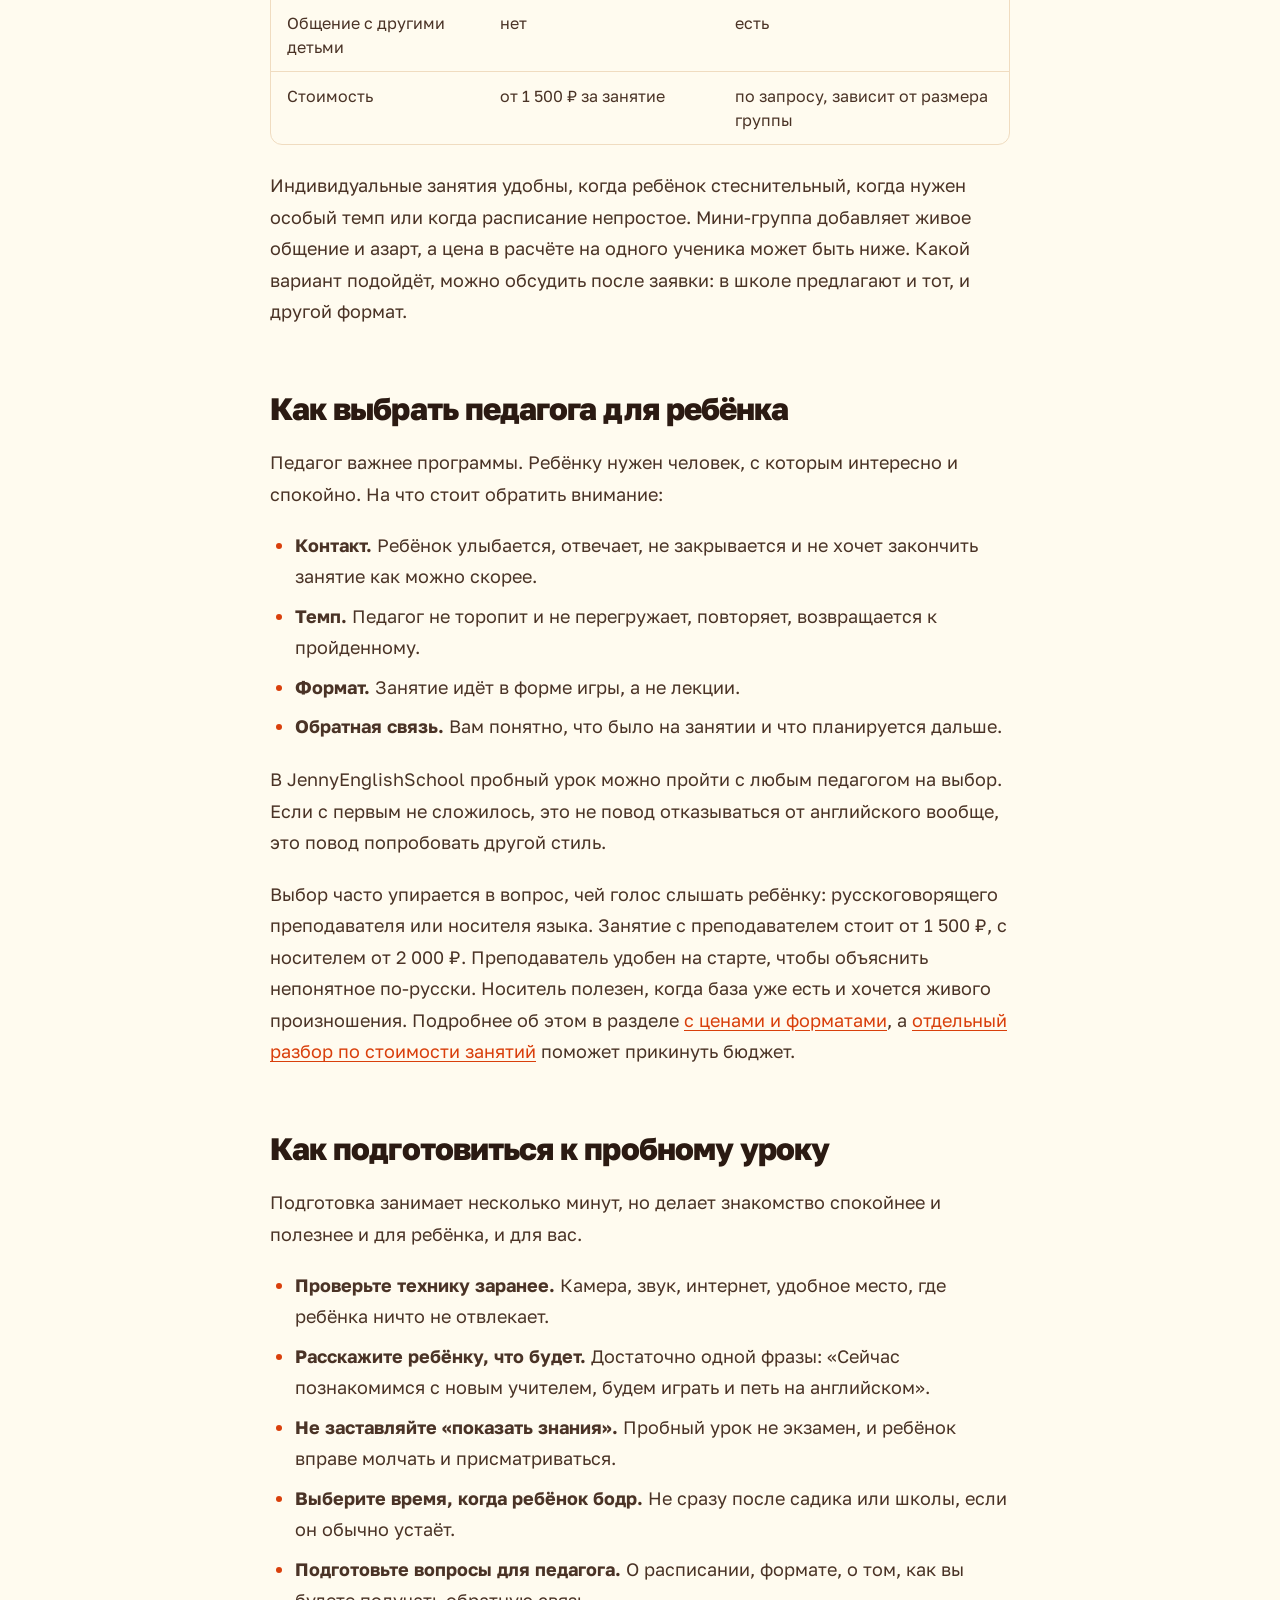
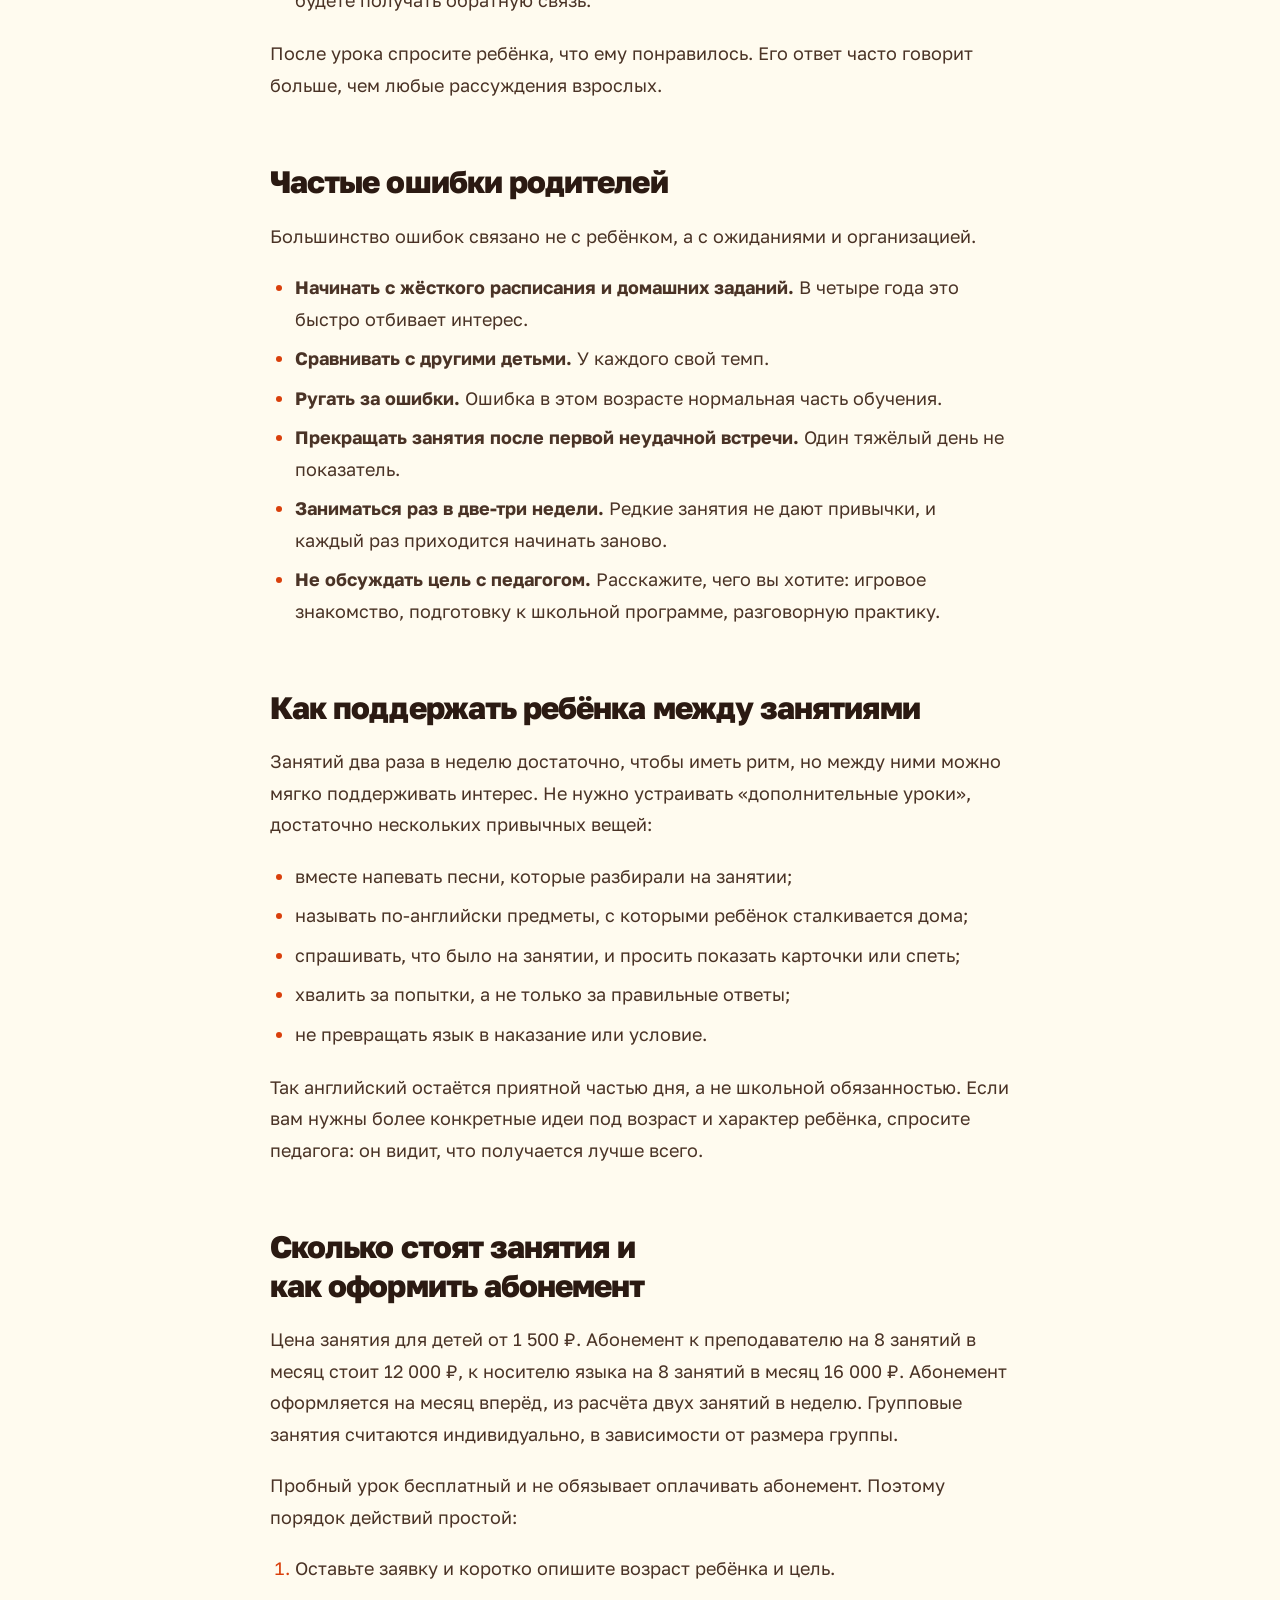
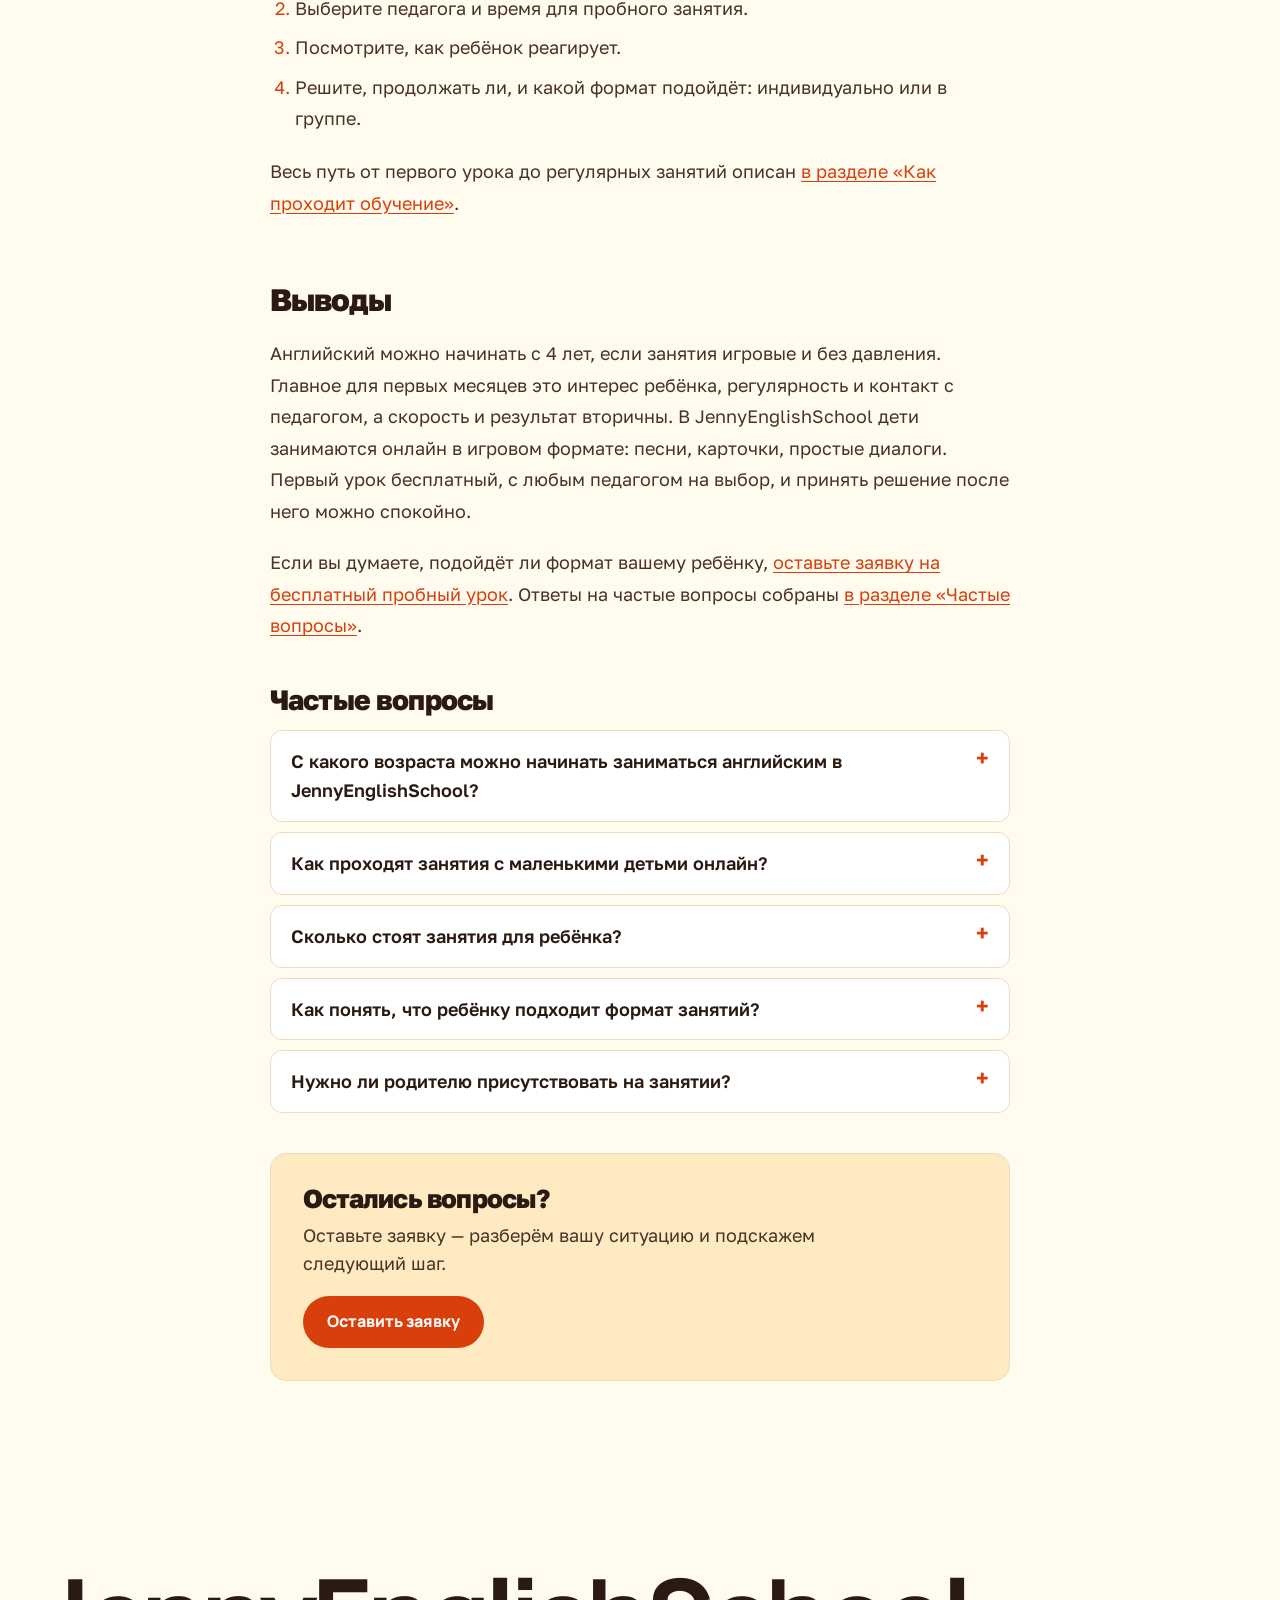
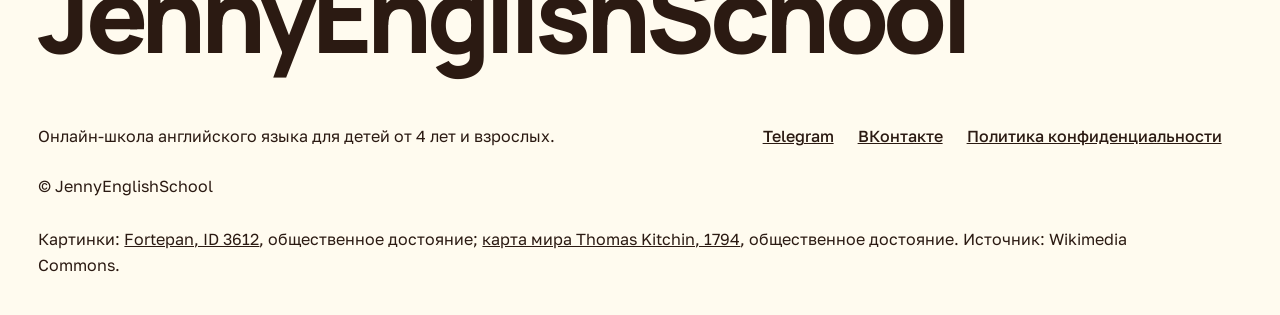
<file: blog/s-kakogo-vozrasta-angliiskii-rebenku/index.html>
<!DOCTYPE html>
<html lang="ru">
<head>
<meta charset="UTF-8">
<meta name="viewport" content="width=device-width, initial-scale=1.0">
<title>С какого возраста учить английский ребёнку</title>
<meta name="description" content="С какого возраста начинать английский с ребёнком, как проходят занятия с 4 лет, на что смотреть родителям и как устроен бесплатный пробный урок.">
<link rel="canonical" href="https://jennyenglishschool.ru/blog/s-kakogo-vozrasta-angliiskii-rebenku/">
<meta name="robots" content="index, follow, max-image-preview:large">
<meta property="og:type" content="article">
<meta property="og:title" content="С какого возраста учить английский ребёнку">
<meta property="og:description" content="С какого возраста начинать английский с ребёнком, как проходят занятия с 4 лет, на что смотреть родителям и как устроен бесплатный пробный урок.">
<meta property="og:url" content="https://jennyenglishschool.ru/blog/s-kakogo-vozrasta-angliiskii-rebenku/">
<meta property="og:locale" content="ru_RU">

<link rel="alternate" type="application/rss+xml" title="JennyEnglishSchool — блог" href="https://jennyenglishschool.ru/feed.xml">

<link rel="preconnect" href="https://fonts.googleapis.com">
<link rel="preconnect" href="https://fonts.gstatic.com" crossorigin>
<link href="https://fonts.googleapis.com/css2?family=Manrope:wght@200..800&family=Golos+Text:wght@400..700&display=swap" rel="stylesheet">
<link rel="stylesheet" href="/motion.css">
<link rel="stylesheet" href="/site.css">
<link rel="stylesheet" href="/blog/blog.css">
<link rel="stylesheet" href="/blog/blog.css">
<script type="application/ld+json">{"@context":"https://schema.org","@type":"Article","headline":"С какого возраста начинать английский с ребёнком: игровой формат с 4 лет","description":"С какого возраста начинать английский с ребёнком, как проходят занятия с 4 лет, на что смотреть родителям и как устроен бесплатный пробный урок.","inLanguage":"ru","datePublished":"2026-11-24","dateModified":"2026-11-24","mainEntityOfPage":"https://jennyenglishschool.ru/blog/s-kakogo-vozrasta-angliiskii-rebenku/","author":{"@type":"Organization","name":"JennyEnglishSchool"},"publisher":{"@type":"Organization","name":"JennyEnglishSchool","url":"https://jennyenglishschool.ru/"}}</script>
<script type="application/ld+json">{"@context":"https://schema.org","@type":"BreadcrumbList","itemListElement":[{"@type":"ListItem","position":1,"name":"Главная","item":"https://jennyenglishschool.ru/"},{"@type":"ListItem","position":2,"name":"Блог","item":"https://jennyenglishschool.ru/blog/"},{"@type":"ListItem","position":3,"name":"С какого возраста начинать английский с ребёнком: игровой формат с 4 лет","item":"https://jennyenglishschool.ru/blog/s-kakogo-vozrasta-angliiskii-rebenku/"}]}</script>
<script type="application/ld+json">{"@context":"https://schema.org","@type":"FAQPage","mainEntity":[{"@type":"Question","name":"С какого возраста можно начинать заниматься английским в JennyEnglishSchool?","acceptedAnswer":{"@type":"Answer","text":"Школа берёт детей с 4 лет. Для дошкольников занятия строятся в игровой форме: песни, карточки, простые диалоги. Верхней границы возраста нет, заниматься можно и школьникам, и взрослым."}},{"@type":"Question","name":"Как проходят занятия с маленькими детьми онлайн?","acceptedAnswer":{"@type":"Answer","text":"Занятия идут по видеосвязи в удобное время. Нужен компьютер или телефон с интернетом. Формат игровой: знакомство с языком через песни, карточки и простые диалоги, без давления и оценок."}},{"@type":"Question","name":"Сколько стоят занятия для ребёнка?","acceptedAnswer":{"@type":"Answer","text":"Цена занятия от 1 500 ₽. Абонемент к преподавателю на 8 занятий в месяц стоит 12 000 ₽. Первый урок бесплатный, с любым педагогом на выбор, без обязательства покупать абонемент."}},{"@type":"Question","name":"Как понять, что ребёнку подходит формат занятий?","acceptedAnswer":{"@type":"Answer","text":"Лучше всего это видно на пробном уроке. Обратите внимание, интересно ли ребёнку, откликается ли он на педагога и хочет ли прийти на следующее занятие. Поспешных выводов после одной встречи делать не нужно."}},{"@type":"Question","name":"Нужно ли родителю присутствовать на занятии?","acceptedAnswer":{"@type":"Answer","text":"С маленькими детьми поначалу удобно, чтобы родитель был рядом, помогал с техникой и поддерживал. Как только ребёнок освоится, участие можно сокращать. Это стоит обсудить с педагогом на пробном уроке."}}]}</script>
</head>
<body class="b-page">
<header class="bar" id="bar">
  <div class="wrap bar__in">
    <a href="/#top" class="mark">JennyEnglishSchool</a>
    <nav class="nav" id="nav" aria-label="Разделы">
      <a href="/#month" data-roll>Месяц</a>
      <a href="/#price" data-roll>Цена</a>
      <a href="/#who" data-roll>Кому подходит</a>
      <a href="/#teachers" data-roll>Педагоги</a>
      <a href="/#cases" data-roll>Кейсы</a>
      <a href="/#faq" data-roll>Вопросы</a>
      <!-- BLOGNAV:START --><a href="/blog/">Блог</a><!-- BLOGNAV:END -->
    </nav>
    <a href="/#lead" class="btn btn--sm" data-magnetic><span>Бесплатный <span class="btn__long">пробный </span>урок</span></a>
    <button class="burger" id="burger" aria-label="Меню" aria-expanded="false"><span></span><span></span></button>
  </div>
</header>
<main class="blog">

<article class="b-article">
  <nav class="b-crumbs" aria-label="Хлебные крошки"><a href="/">Главная</a><span>/</span><a href="/blog/">Блог</a></nav>
  
  <header class="b-head">
    <div class="b-meta"><span class="b-chip">Английский для детей</span><time datetime="2026-11-24">24 ноября 2026</time><span>10 мин чтения</span></div>
    <h1>С какого возраста начинать английский с ребёнком: игровой формат с 4 лет</h1>
    <p class="b-lead">С какого возраста начинать английский с ребёнком, как проходят занятия с 4 лет, на что смотреть родителям и как устроен бесплатный пробный урок.</p>
    <p class="b-author">Автор: JennyEnglishSchool</p>
  </header>
  
  <nav class="b-toc" aria-label="Содержание"><strong>Содержание</strong><ol><li><a href="#s-kakogo-vozrasta-mozhno-nachinat-uchit-angliyskiy">С какого возраста можно начинать учить английский</a></li><li><a href="#kak-prohodyat-zanyatiya-dlya-detey-ot-4-let">Как проходят занятия для детей от 4 лет</a></li><li><a href="#priznaki-chto-rebenok-gotov-k-zanyatiyam">Признаки, что ребёнок готов к занятиям</a></li><li><a href="#chego-zhdat-roditelyam-ozhidaniya-i-realnost">Чего ждать родителям: ожидания и реальность</a></li><li><a href="#chem-otlichayutsya-zanyatiya-dlya-doshkolnikov-shkolnikov-i-">Чем отличаются занятия для дошкольников, школьников и подростков</a></li><li><a href="#zachem-rebenku-angliyskiy-o-kakih-celyah-stoit-dogovoritsya-">Зачем ребёнку английский: о каких целях стоит договориться заранее</a></li><li><a href="#gruppovye-ili-individualnye-zanyatiya-dlya-rebenka">Групповые или индивидуальные занятия для ребёнка</a></li><li><a href="#kak-vybrat-pedagoga-dlya-rebenka">Как выбрать педагога для ребёнка</a></li><li><a href="#kak-podgotovitsya-k-probnomu-uroku">Как подготовиться к пробному уроку</a></li><li><a href="#chastye-oshibki-roditeley">Частые ошибки родителей</a></li><li><a href="#kak-podderzhat-rebenka-mezhdu-zanyatiyami">Как поддержать ребёнка между занятиями</a></li><li><a href="#skolko-stoyat-zanyatiya-i-kak-oformit-abonement">Сколько стоят занятия и как оформить абонемент</a></li><li><a href="#vyvody">Выводы</a></li></ol></nav>
  <div class="b-content"><p>Английский можно начинать с 4 лет, если занятия построены как игра: с песнями, карточками и простыми диалогами. В JennyEnglishSchool дети занимаются именно в таком формате, а верхней границы возраста нет. Ниже разберём, как понять, готов ли ваш ребёнок, чем отличаются занятия для дошкольников от школьных, на что смотреть при выборе и как использовать бесплатный пробный урок, чтобы принять решение без спешки.</p>
<h2 id="s-kakogo-vozrasta-mozhno-nachinat-uchit-angliyskiy">С какого возраста можно начинать учить английский</h2>
<p>Единого «правильного» возраста для старта не существует. Все дети разные: одному в четыре года интересно повторять слова за педагогом, другой лучше включается в шесть или семь. Поэтому вопрос лучше задавать не «с какого возраста», а «в каком формате».</p>
<p>Если коротко, ориентиры такие:</p>
<ul><li><strong>С 4 лет</strong> подойдёт игровое знакомство с языком: песни, карточки, короткие диалоги, много движения и повторения.</li><li><strong>Младшие школьники</strong> могут постепенно переходить к более структурным занятиям: слова, простые фразы, первые правила.</li><li><strong>Подростки</strong> занимаются системнее, а школьникам старших классов нужна подготовка по формату экзамена.</li><li><strong>Взрослым</strong> язык нужен для работы, переезда, путешествий и общения, и им тоже подходит старт с нуля.</li></ul>
<p>Какой этап подходит вашему ребёнку, проще всего понять на живом уроке, а не по возрасту в паспорте. Школа берёт детей начиная с 4 лет, подробнее о направлениях можно прочитать <a href="/#services">в разделе «Услуги»</a>.</p>
<h2 id="kak-prohodyat-zanyatiya-dlya-detey-ot-4-let">Как проходят занятия для детей от 4 лет</h2>
<p>Занятие для дошкольника не похоже на урок в школе. Ребёнок в этом возрасте не будет сидеть над тетрадью, зато с удовольствием поёт, показывает, повторяет и играет. Поэтому формат строится вокруг нескольких простых инструментов:</p>
<ul><li><strong>песни</strong> помогают запомнить слова и ритм языка;</li><li><strong>карточки</strong> с картинками связывают слово с образом без перевода;</li><li><strong>простые диалоги</strong> учат узнавать фразы и отвечать на них;</li><li><strong>повторение</strong> возвращает пройденное в следующих занятиях, чтобы оно закрепилось.</li></ul>
<p>Занятия проходят онлайн по видеосвязи. Для этого нужен только компьютер или телефон с интернетом, а привязки к городу нет. Это удобно, если рядом нет подходящей школы или хочется заниматься из дома в привычной обстановке.</p>
<p>Начинается всё с бесплатного пробного урока. Он нужен не для проверки ребёнка, а для знакомства: педагог смотрит на реакцию, подбирает темп, а родитель понимает, как всё устроено.</p>
<h2 id="priznaki-chto-rebenok-gotov-k-zanyatiyam">Признаки, что ребёнок готов к занятиям</h2>
<p>Строгих тестов нет, но есть несколько ориентиров, которые помогают понять, стоит ли пробовать сейчас.</p>
<ol><li><strong>Ребёнок может удерживать внимание на коротком занятии.</strong> Не обязательно долго, главное, чтобы он мог включаться в игру вместе с педагогом.</li><li><strong>Ему интересны песни, мультфильмы, звуки.</strong> Если ребёнок с удовольствием повторяет слова и мелодии на родном языке, он, скорее всего, откликнется и на английские.</li><li><strong>Он спокойно общается с незнакомыми взрослыми.</strong> Для онлайн-занятия этого достаточно: педагог постепенно располагает к себе.</li><li><strong>У вас есть возможность заниматься регулярно.</strong> Два занятия в неделю лучше, чем длинные паузы.</li></ol>
<p>Если вы не уверены, не откладывайте решение «до готовности». Пробный урок как раз показывает, готов ли ребёнок, без последствий для вашего кошелька. Записаться на него можно <a href="/#lead">через форму на сайте</a>.</p>
<h2 id="chego-zhdat-roditelyam-ozhidaniya-i-realnost">Чего ждать родителям: ожидания и реальность</h2>
<p>Родителям хочется как можно скорее увидеть результат. Это нормально, но с маленькими детьми полезно помнить о нескольких вещах.</p>
<h3 id="snachala-privychka-potom-navyk">Сначала привычка, потом навык</h3>
<p>В первые недели главная задача состоит не в том, чтобы выучить десятки слов, а в том, чтобы ребёнку стало интересно и спокойно на занятии. Когда есть привычка приходить, дальше язык «приживается» намного легче.</p>
<h3 id="progress-neravnomernyy">Прогресс неравномерный</h3>
<p>У детей бывают периоды, когда новое даётся легко, и периоды, когда кажется, что всё стоит на месте. Это нормально. Раз в месяц в школе подводят итоги и корректируют программу, и вам не нужно оценивать успехи самостоятельно.</p>
<h3 id="davlenie-ne-pomogaet">Давление не помогает</h3>
<p>Оценки и сравнения с другими детьми могут отбить интерес. Игровой формат без давления нужен как раз для того, чтобы ребёнок воспринимал язык как что-то приятное, а не как обязанность.</p>
<blockquote><p><strong>Важно:</strong> мы не обещаем конкретный результат за конкретный срок. Скорость зависит от возраста, регулярности занятий, интереса ребёнка и поддержки дома.</p></blockquote>
<h2 id="chem-otlichayutsya-zanyatiya-dlya-doshkolnikov-shkolnikov-i-">Чем отличаются занятия для дошкольников, школьников и подростков</h2>
<p>С возрастом меняется не только сложность материала, но и сама логика занятия. Если вы выбираете формат, полезно понимать, что будет происходить на каждом этапе.</p>
<h3 id="doshkolniki-4-6-let">Дошкольники, 4–6 лет</h3>
<p>Основа занятия здесь игра. Ребёнок узнаёт слова через картинки и песни, повторяет за педагогом, отвечает на простые вопросы. Главный результат этапа: язык перестаёт быть чужим и пугающим, появляются первые слова и фразы, а занятие становится приятным ритуалом.</p>
<h3 id="mladshie-shkolniki">Младшие школьники</h3>
<p>Когда ребёнок читает и пишет на родном языке, к игре добавляются элементы структуры: слова записываются, появляются простые правила, фразы собираются в короткие рассказы. Игровая подача при этом сохраняется, иначе интерес быстро пропадает. Школьная программа обычно идёт параллельно, и занятия могут помочь с ней без перегрузки.</p>
<h3 id="podrostki">Подростки</h3>
<p>Подросткам важна цель: понимать любимые фильмы и игры, общаться, сдать экзамен. Поэтому программа строится вокруг их задач, а не по универсальному шаблону. Старшеклассникам, которые готовятся к ЕГЭ, нужна системная работа по формату экзамена, от аудирования до устной части. Эта подготовка вынесена в отдельное направление, о котором можно прочитать <a href="/#services">в разделе «Услуги»</a>.</p>
<h3 id="vzroslye">Взрослые</h3>
<p>Хотя статья про детей, стоит помнить: многие родители начинают заниматься параллельно с ребёнком или после него. Взрослым язык нужен для работы, переезда, путешествий и уверенности в общении. Старт с нуля в любом возрасте возможен, и верхней границы у занятий нет.</p>
<h2 id="zachem-rebenku-angliyskiy-o-kakih-celyah-stoit-dogovoritsya-">Зачем ребёнку английский: о каких целях стоит договориться заранее</h2>
<p>Прежде чем начинать, полезно честно ответить себе, зачем вам это. От ответа зависит, какой формат выбрать и как оценивать прогресс.</p>
<ul><li><strong>Знакомство с языком.</strong> Вы хотите, чтобы английский не казался чужим. Здесь важнее игра и регулярность, а не количество слов.</li><li><strong>Поддержка школьной программы.</strong> Ребёнок уже учится и нужна помощь, чтобы не отставать. Тогда стоит рассказать педагогу, что именно сейчас проходит класс.</li><li><strong>Разговорная практика.</strong> Хочется, чтобы ребёнок не боялся говорить. Тогда имеет смысл подумать о занятиях с носителем языка, когда база уже есть.</li><li><strong>Экзамен.</strong> Для старшеклассников задача предметная: разобрать формат, отработать задания, не пропустить слабые места.</li><li><strong>Семейные планы.</strong> Поездки, переезд, общение с родственниками за границей. Тут важна бытовая лексика и уверенность в живом диалоге.</li></ul>
<p>Совпадают ли ваши цели с пожеланиями самого ребёнка, не менее важно. Если ему интересна музыка или мультфильмы на английском, это можно использовать на занятиях: педагог подстроится, если вы расскажете об этих интересах.</p>
<h2 id="gruppovye-ili-individualnye-zanyatiya-dlya-rebenka">Групповые или индивидуальные занятия для ребёнка</h2>
<p>Выбор формата зависит от характера ребёнка и от вашей цели.</p>
<div class="b-table"><table><thead><tr><th>Критерий</th><th>Индивидуально</th><th>В мини-группе</th></tr></thead><tbody><tr><td>Внимание педагога</td><td>целиком на ребёнке</td><td>делится между учениками</td></tr><tr><td>Темп</td><td>подстраивается под ребёнка</td><td>общий для группы</td></tr><tr><td>Общение с другими детьми</td><td>нет</td><td>есть</td></tr><tr><td>Стоимость</td><td>от 1 500 ₽ за занятие</td><td>по запросу, зависит от размера группы</td></tr></tbody></table></div>
<p>Индивидуальные занятия удобны, когда ребёнок стеснительный, когда нужен особый темп или когда расписание непростое. Мини-группа добавляет живое общение и азарт, а цена в расчёте на одного ученика может быть ниже. Какой вариант подойдёт, можно обсудить после заявки: в школе предлагают и тот, и другой формат.</p>
<h2 id="kak-vybrat-pedagoga-dlya-rebenka">Как выбрать педагога для ребёнка</h2>
<p>Педагог важнее программы. Ребёнку нужен человек, с которым интересно и спокойно. На что стоит обратить внимание:</p>
<ul><li><strong>Контакт.</strong> Ребёнок улыбается, отвечает, не закрывается и не хочет закончить занятие как можно скорее.</li><li><strong>Темп.</strong> Педагог не торопит и не перегружает, повторяет, возвращается к пройденному.</li><li><strong>Формат.</strong> Занятие идёт в форме игры, а не лекции.</li><li><strong>Обратная связь.</strong> Вам понятно, что было на занятии и что планируется дальше.</li></ul>
<p>В JennyEnglishSchool пробный урок можно пройти с любым педагогом на выбор. Если с первым не сложилось, это не повод отказываться от английского вообще, это повод попробовать другой стиль.</p>
<p>Выбор часто упирается в вопрос, чей голос слышать ребёнку: русскоговорящего преподавателя или носителя языка. Занятие с преподавателем стоит от 1 500 ₽, с носителем от 2 000 ₽. Преподаватель удобен на старте, чтобы объяснить непонятное по-русски. Носитель полезен, когда база уже есть и хочется живого произношения. Подробнее об этом в разделе <a href="/#price">с ценами и форматами</a>, а <a href="/blog/skolko-stoit-angliiskii-onlain/">отдельный разбор по стоимости занятий</a> поможет прикинуть бюджет.</p>
<h2 id="kak-podgotovitsya-k-probnomu-uroku">Как подготовиться к пробному уроку</h2>
<p>Подготовка занимает несколько минут, но делает знакомство спокойнее и полезнее и для ребёнка, и для вас.</p>
<ul><li><strong>Проверьте технику заранее.</strong> Камера, звук, интернет, удобное место, где ребёнка ничто не отвлекает.</li><li><strong>Расскажите ребёнку, что будет.</strong> Достаточно одной фразы: «Сейчас познакомимся с новым учителем, будем играть и петь на английском».</li><li><strong>Не заставляйте «показать знания».</strong> Пробный урок не экзамен, и ребёнок вправе молчать и присматриваться.</li><li><strong>Выберите время, когда ребёнок бодр.</strong> Не сразу после садика или школы, если он обычно устаёт.</li><li><strong>Подготовьте вопросы для педагога.</strong> О расписании, формате, о том, как вы будете получать обратную связь.</li></ul>
<p>После урока спросите ребёнка, что ему понравилось. Его ответ часто говорит больше, чем любые рассуждения взрослых.</p>
<h2 id="chastye-oshibki-roditeley">Частые ошибки родителей</h2>
<p>Большинство ошибок связано не с ребёнком, а с ожиданиями и организацией.</p>
<ul><li><strong>Начинать с жёсткого расписания и домашних заданий.</strong> В четыре года это быстро отбивает интерес.</li><li><strong>Сравнивать с другими детьми.</strong> У каждого свой темп.</li><li><strong>Ругать за ошибки.</strong> Ошибка в этом возрасте нормальная часть обучения.</li><li><strong>Прекращать занятия после первой неудачной встречи.</strong> Один тяжёлый день не показатель.</li><li><strong>Заниматься раз в две-три недели.</strong> Редкие занятия не дают привычки, и каждый раз приходится начинать заново.</li><li><strong>Не обсуждать цель с педагогом.</strong> Расскажите, чего вы хотите: игровое знакомство, подготовку к школьной программе, разговорную практику.</li></ul>
<h2 id="kak-podderzhat-rebenka-mezhdu-zanyatiyami">Как поддержать ребёнка между занятиями</h2>
<p>Занятий два раза в неделю достаточно, чтобы иметь ритм, но между ними можно мягко поддерживать интерес. Не нужно устраивать «дополнительные уроки», достаточно нескольких привычных вещей:</p>
<ul><li>вместе напевать песни, которые разбирали на занятии;</li><li>называть по-английски предметы, с которыми ребёнок сталкивается дома;</li><li>спрашивать, что было на занятии, и просить показать карточки или спеть;</li><li>хвалить за попытки, а не только за правильные ответы;</li><li>не превращать язык в наказание или условие.</li></ul>
<p>Так английский остаётся приятной частью дня, а не школьной обязанностью. Если вам нужны более конкретные идеи под возраст и характер ребёнка, спросите педагога: он видит, что получается лучше всего.</p>
<h2 id="skolko-stoyat-zanyatiya-i-kak-oformit-abonement">Сколько стоят занятия и как оформить абонемент</h2>
<p>Цена занятия для детей от 1 500 ₽. Абонемент к преподавателю на 8 занятий в месяц стоит 12 000 ₽, к носителю языка на 8 занятий в месяц 16 000 ₽. Абонемент оформляется на месяц вперёд, из расчёта двух занятий в неделю. Групповые занятия считаются индивидуально, в зависимости от размера группы.</p>
<p>Пробный урок бесплатный и не обязывает оплачивать абонемент. Поэтому порядок действий простой:</p>
<ol><li>Оставьте заявку и коротко опишите возраст ребёнка и цель.</li><li>Выберите педагога и время для пробного занятия.</li><li>Посмотрите, как ребёнок реагирует.</li><li>Решите, продолжать ли, и какой формат подойдёт: индивидуально или в группе.</li></ol>
<p>Весь путь от первого урока до регулярных занятий описан <a href="/#process">в разделе «Как проходит обучение»</a>.</p>
<h2 id="vyvody">Выводы</h2>
<p>Английский можно начинать с 4 лет, если занятия игровые и без давления. Главное для первых месяцев это интерес ребёнка, регулярность и контакт с педагогом, а скорость и результат вторичны. В JennyEnglishSchool дети занимаются онлайн в игровом формате: песни, карточки, простые диалоги. Первый урок бесплатный, с любым педагогом на выбор, и принять решение после него можно спокойно.</p>
<p>Если вы думаете, подойдёт ли формат вашему ребёнку, <a href="/#lead">оставьте заявку на бесплатный пробный урок</a>. Ответы на частые вопросы собраны <a href="/#faq">в разделе «Частые вопросы»</a>.</p></div>
  <section class="b-faq"><h2>Частые вопросы</h2><details><summary>С какого возраста можно начинать заниматься английским в JennyEnglishSchool?</summary><p>Школа берёт детей с 4 лет. Для дошкольников занятия строятся в игровой форме: песни, карточки, простые диалоги. Верхней границы возраста нет, заниматься можно и школьникам, и взрослым.</p></details><details><summary>Как проходят занятия с маленькими детьми онлайн?</summary><p>Занятия идут по видеосвязи в удобное время. Нужен компьютер или телефон с интернетом. Формат игровой: знакомство с языком через песни, карточки и простые диалоги, без давления и оценок.</p></details><details><summary>Сколько стоят занятия для ребёнка?</summary><p>Цена занятия от 1 500 ₽. Абонемент к преподавателю на 8 занятий в месяц стоит 12 000 ₽. Первый урок бесплатный, с любым педагогом на выбор, без обязательства покупать абонемент.</p></details><details><summary>Как понять, что ребёнку подходит формат занятий?</summary><p>Лучше всего это видно на пробном уроке. Обратите внимание, интересно ли ребёнку, откликается ли он на педагога и хочет ли прийти на следующее занятие. Поспешных выводов после одной встречи делать не нужно.</p></details><details><summary>Нужно ли родителю присутствовать на занятии?</summary><p>С маленькими детьми поначалу удобно, чтобы родитель был рядом, помогал с техникой и поддерживал. Как только ребёнок освоится, участие можно сокращать. Это стоит обсудить с педагогом на пробном уроке.</p></details></section>
  
  <aside class="b-cta"><h2>Остались вопросы?</h2><p>Оставьте заявку — разберём вашу ситуацию и подскажем следующий шаг.</p><a class="btn btn--primary b-cta__btn" href="/#lead">Оставить заявку</a></aside>
</article>

</main>
<footer class="foot">
  <div class="wrap foot__in">
    <p class="foot__word" aria-hidden="true">JennyEnglishSchool</p>
    <div class="foot__row">
      <p>Онлайн-школа английского языка для детей от 4 лет и взрослых.</p>
      <p><a href="https://t.me/evgeniakolesnik" target="_blank" rel="noopener">Telegram</a> <a href="https://vk.ru/jennyenglish" target="_blank" rel="noopener">ВКонтакте</a> <a href="/privacy.html">Политика конфиденциальности</a></p>
      <p>© <span id="year"></span> JennyEnglishSchool</p>
    </div>
    <p class="credits">Картинки: <a href="https://commons.wikimedia.org/wiki/File:Education,_school,_classroom,_blackboard,_teacher_Fortepan_3612.jpg">Fortepan, ID 3612</a>, общественное достояние; <a href="https://commons.wikimedia.org/wiki/File:1794_Samuel_Dunn_Wall_Map_of_the_World_in_Hemispheres_-_Geographicus_-_World2-dunn-1794.jpg">карта мира Thomas Kitchin, 1794</a>, общественное достояние. Источник: Wikimedia Commons.</p>
  </div>
</footer>


</body>
</html>
</file>
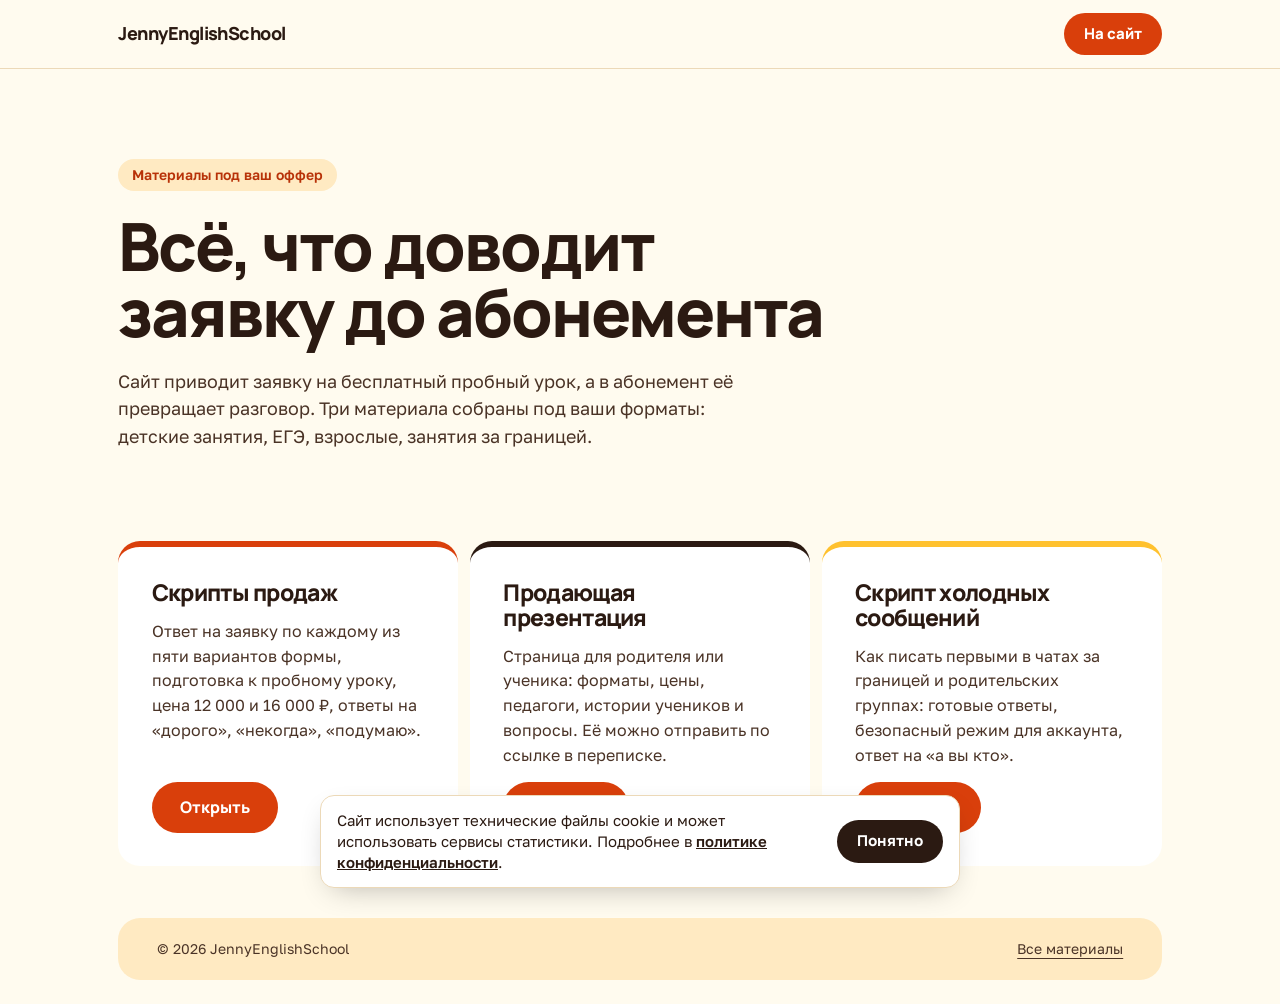
<file: materials.html>
<!doctype html>
<html lang="ru">
<head>
<meta charset="utf-8">
<meta name="viewport" content="width=device-width, initial-scale=1, viewport-fit=cover">
<meta name="color-scheme" content="light">
<title>Материалы под ваш оффер | JennyEnglishSchool</title>
<meta name="description" content="Скрипты продаж, презентация и скрипт холодных сообщений для онлайн-школы английского JennyEnglishSchool.">
<meta name="robots" content="noindex, nofollow">
<meta name="theme-color" content="#fffbef">
<link rel="icon" href="data:,">
<link rel="preconnect" href="https://fonts.googleapis.com">
<link rel="preconnect" href="https://fonts.gstatic.com" crossorigin>
<link href="https://fonts.googleapis.com/css2?family=Manrope:wght@600;700;800&family=Golos+Text:wght@400;500;600&display=swap" rel="stylesheet">
<link rel="stylesheet" href="materials.css">
</head>
<body>
<header class="dbar"><div class="dwrap dbar__in"><a class="brand" href="index.html" aria-label="JennyEnglishSchool, на сайт"><span>JennyEnglishSchool</span></a><div class="dbar__act"><a class="btn btn--sm" href="index.html">На сайт</a></div></div></header>
<main class="dwrap">
<section class="dhero"><span class="dtag">Материалы под ваш оффер</span><h1>Всё, что доводит заявку до абонемента</h1><p class="lead">Сайт приводит заявку на бесплатный пробный урок, а в абонемент её превращает разговор. Три материала собраны под ваши форматы: детские занятия, ЕГЭ, взрослые, занятия за границей.</p></section><section class="sec"><div class="grid3"><div class="mcard"><h3>Скрипты продаж</h3><p>Ответ на заявку по каждому из пяти вариантов формы, подготовка к пробному уроку, цена 12 000 и 16 000 ₽, ответы на «дорого», «некогда», «подумаю».</p><a class="btn" href="scripts.html">Открыть</a></div><div class="mcard"><h3>Продающая презентация</h3><p>Страница для родителя или ученика: форматы, цены, педагоги, истории учеников и вопросы. Её можно отправить по ссылке в переписке.</p><a class="btn" href="presentation.html">Открыть</a></div><div class="mcard"><h3>Скрипт холодных сообщений</h3><p>Как писать первыми в чатах за границей и родительских группах: готовые ответы, безопасный режим для аккаунта, ответ на «а вы кто».</p><a class="btn" href="outreach.html">Открыть</a></div></div></section>
</main>
<footer class="dwrap"><div class="dfoot"><span>© 2026 JennyEnglishSchool</span><a href="materials.html">Все материалы</a></div></footer>
<div class="ckb" id="cookie" hidden><p>Сайт использует технические файлы cookie и может использовать сервисы статистики. Подробнее в <a href="privacy.html">политике конфиденциальности</a>.</p><button class="btn btn--sm btn--ink" type="button" id="cookieOk">Понятно</button></div>
<script>(function(){var c=document.getElementById('cookie');if(!c)return;var s=false;try{s=localStorage.getItem('cookie-ok')==='1'}catch(e){}if(!s)c.hidden=false;document.getElementById('cookieOk').addEventListener('click',function(){c.hidden=true;try{localStorage.setItem('cookie-ok','1')}catch(e){}})})();</script>
</body>
</html>
</file>
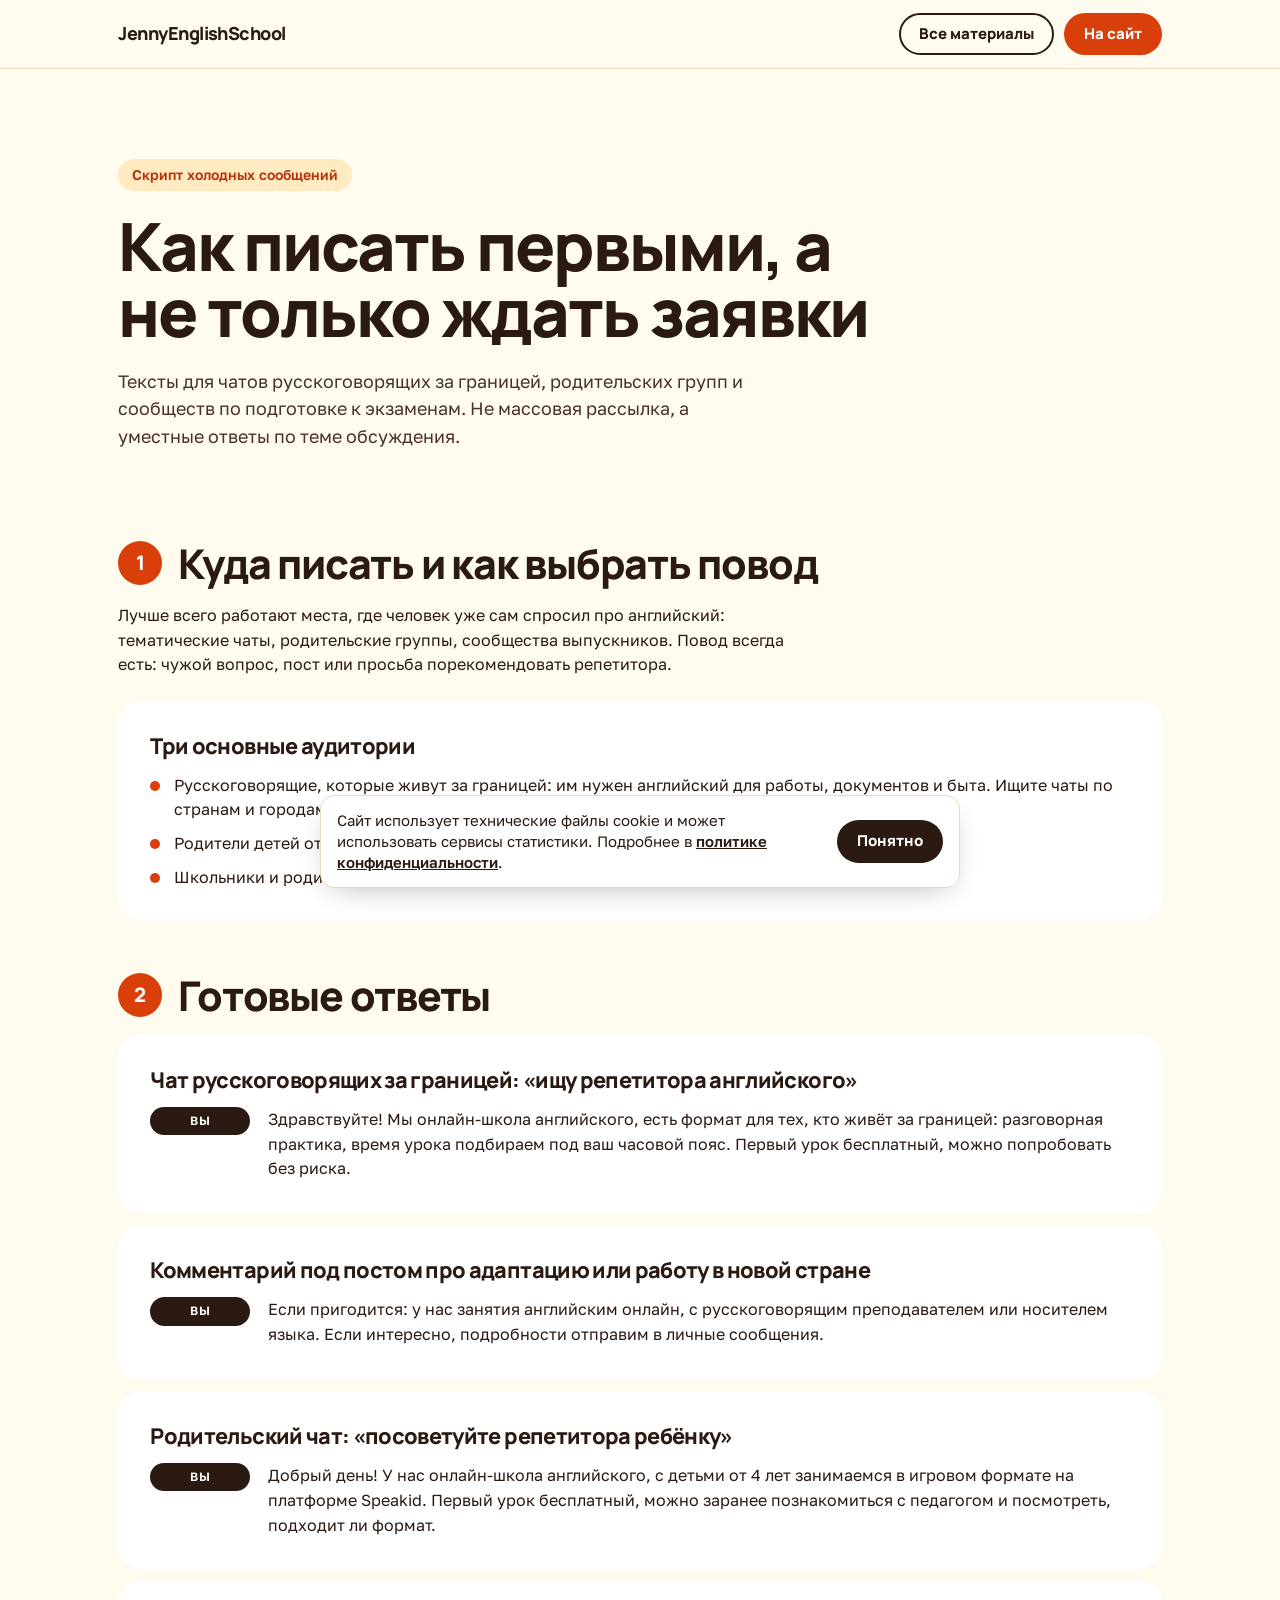
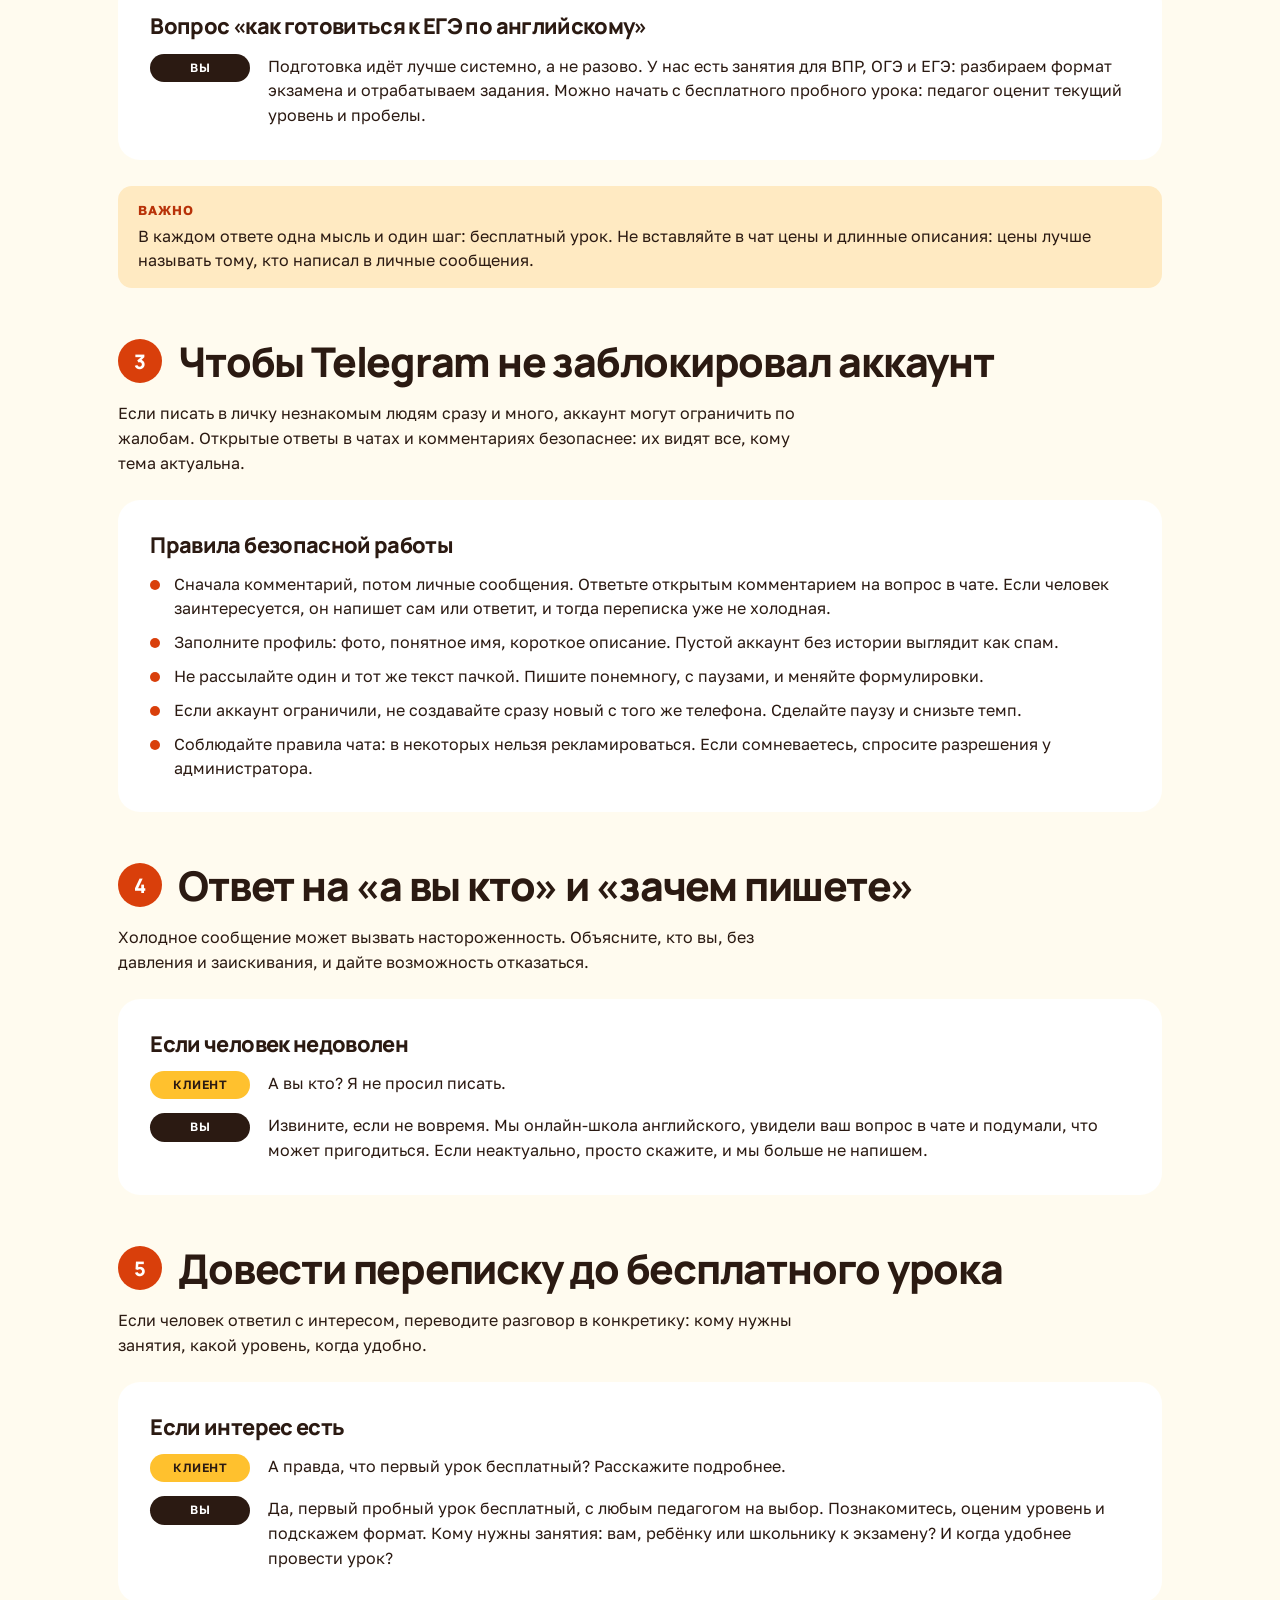
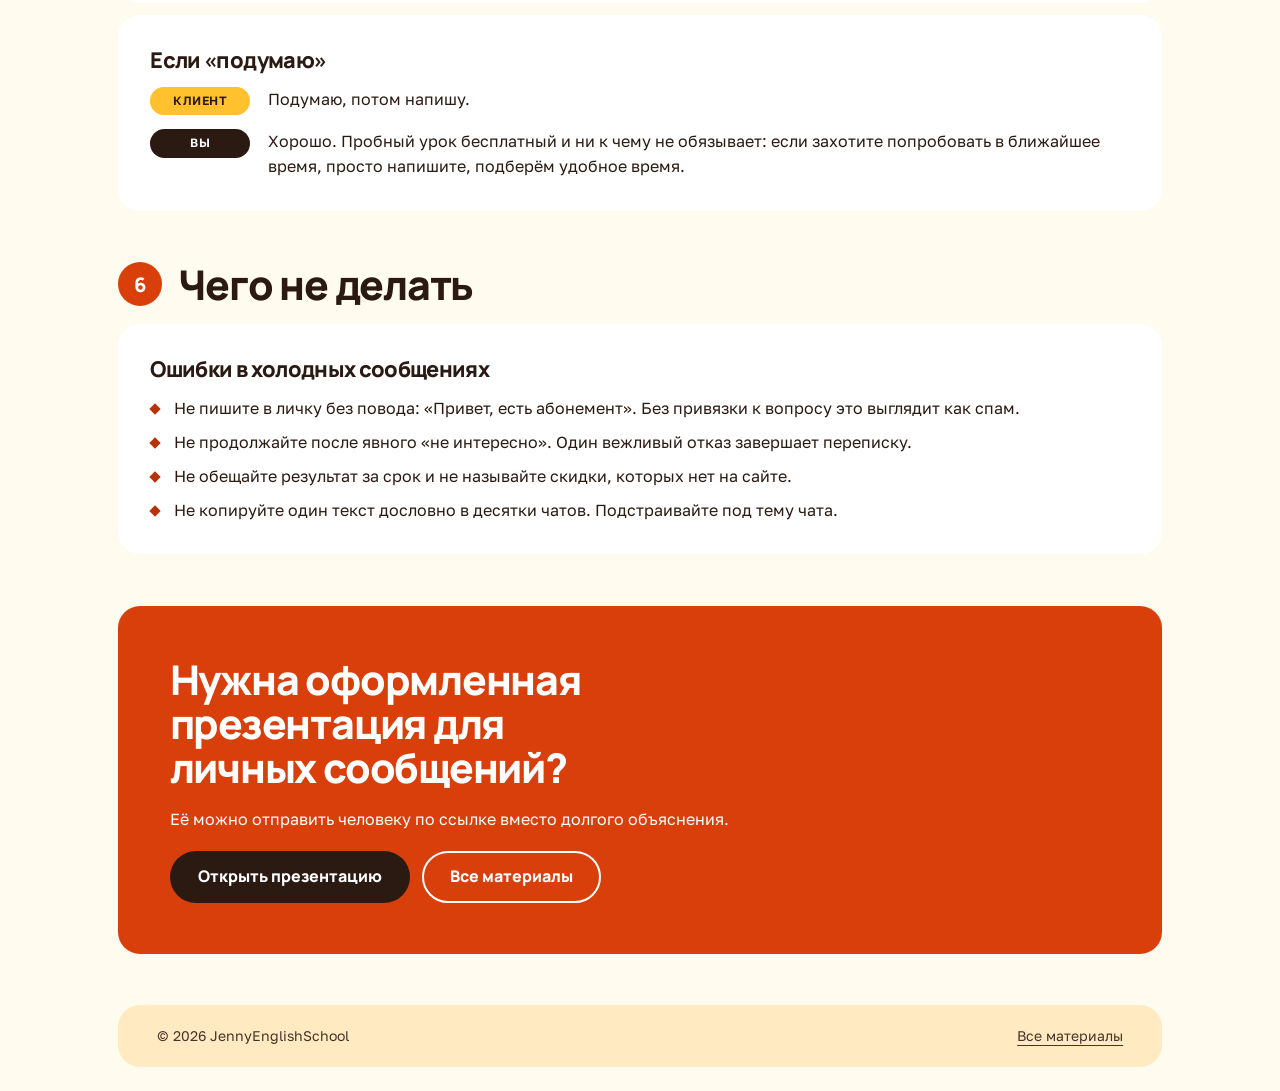
<file: outreach.html>
<!doctype html>
<html lang="ru">
<head>
<meta charset="utf-8">
<meta name="viewport" content="width=device-width, initial-scale=1, viewport-fit=cover">
<meta name="color-scheme" content="light">
<title>Скрипт холодных сообщений | JennyEnglishSchool</title>
<meta name="description" content="Тексты для чатов и родительских групп: как привлекать учеников онлайн-школы английского без массовых рассылок.">
<meta name="robots" content="noindex, nofollow">
<meta name="theme-color" content="#fffbef">
<link rel="icon" href="data:,">
<link rel="preconnect" href="https://fonts.googleapis.com">
<link rel="preconnect" href="https://fonts.gstatic.com" crossorigin>
<link href="https://fonts.googleapis.com/css2?family=Manrope:wght@600;700;800&family=Golos+Text:wght@400;500;600&display=swap" rel="stylesheet">
<link rel="stylesheet" href="materials.css">
</head>
<body>
<header class="dbar"><div class="dwrap dbar__in"><a class="brand" href="index.html" aria-label="JennyEnglishSchool, на сайт"><span>JennyEnglishSchool</span></a><div class="dbar__act"><a class="btn btn--sm btn--line" href="materials.html">Все материалы</a><a class="btn btn--sm" href="index.html">На сайт</a></div></div></header>
<main class="dwrap">
<section class="dhero"><span class="dtag">Скрипт холодных сообщений</span><h1>Как писать первыми, а не только ждать заявки</h1><p class="lead">Тексты для чатов русскоговорящих за границей, родительских групп и сообществ по подготовке к экзаменам. Не массовая рассылка, а уместные ответы по теме обсуждения.</p></section><section class="sec"><div class="sec__head"><span class="sec__num">1</span><h2>Куда писать и как выбрать повод</h2></div><div class="sec__body"><p class="para">Лучше всего работают места, где человек уже сам спросил про английский: тематические чаты, родительские группы, сообщества выпускников. Повод всегда есть: чужой вопрос, пост или просьба порекомендовать репетитора.</p><div class="block"><h3>Три основные аудитории</h3><ul class="list"><li>Русскоговорящие, которые живут за границей: им нужен английский для работы, документов и быта. Ищите чаты по странам и городам.</li><li>Родители детей от 4 лет и школьников: чаты школ, районов, детских кружков.</li><li>Школьники и родители выпускников: сообщества по подготовке к ВПР, ОГЭ и ЕГЭ.</li></ul></div></div></section><section class="sec"><div class="sec__head"><span class="sec__num">2</span><h2>Готовые ответы</h2></div><div class="sec__body"><div class="block"><h3>Чат русскоговорящих за границей: «ищу репетитора английского»</h3><p class="say say--you"><span class="who">Вы</span><span class="txt">Здравствуйте! Мы онлайн-школа английского, есть формат для тех, кто живёт за границей: разговорная практика, время урока подбираем под ваш часовой пояс. Первый урок бесплатный, можно попробовать без риска.</span></p></div><div class="block"><h3>Комментарий под постом про адаптацию или работу в новой стране</h3><p class="say say--you"><span class="who">Вы</span><span class="txt">Если пригодится: у нас занятия английским онлайн, с русскоговорящим преподавателем или носителем языка. Если интересно, подробности отправим в личные сообщения.</span></p></div><div class="block"><h3>Родительский чат: «посоветуйте репетитора ребёнку»</h3><p class="say say--you"><span class="who">Вы</span><span class="txt">Добрый день! У нас онлайн-школа английского, с детьми от 4 лет занимаемся в игровом формате на платформе Speakid. Первый урок бесплатный, можно заранее познакомиться с педагогом и посмотреть, подходит ли формат.</span></p></div><div class="block"><h3>Вопрос «как готовиться к ЕГЭ по английскому»</h3><p class="say say--you"><span class="who">Вы</span><span class="txt">Подготовка идёт лучше системно, а не разово. У нас есть занятия для ВПР, ОГЭ и ЕГЭ: разбираем формат экзамена и отрабатываем задания. Можно начать с бесплатного пробного урока: педагог оценит текущий уровень и пробелы.</span></p></div><aside class="tip"><b>Важно</b><span>В каждом ответе одна мысль и один шаг: бесплатный урок. Не вставляйте в чат цены и длинные описания: цены лучше называть тому, кто написал в личные сообщения.</span></aside></div></section><section class="sec"><div class="sec__head"><span class="sec__num">3</span><h2>Чтобы Telegram не заблокировал аккаунт</h2></div><div class="sec__body"><p class="para">Если писать в личку незнакомым людям сразу и много, аккаунт могут ограничить по жалобам. Открытые ответы в чатах и комментариях безопаснее: их видят все, кому тема актуальна.</p><div class="block"><h3>Правила безопасной работы</h3><ul class="list"><li>Сначала комментарий, потом личные сообщения. Ответьте открытым комментарием на вопрос в чате. Если человек заинтересуется, он напишет сам или ответит, и тогда переписка уже не холодная.</li><li>Заполните профиль: фото, понятное имя, короткое описание. Пустой аккаунт без истории выглядит как спам.</li><li>Не рассылайте один и тот же текст пачкой. Пишите понемногу, с паузами, и меняйте формулировки.</li><li>Если аккаунт ограничили, не создавайте сразу новый с того же телефона. Сделайте паузу и снизьте темп.</li><li>Соблюдайте правила чата: в некоторых нельзя рекламироваться. Если сомневаетесь, спросите разрешения у администратора.</li></ul></div></div></section><section class="sec"><div class="sec__head"><span class="sec__num">4</span><h2>Ответ на «а вы кто» и «зачем пишете»</h2></div><div class="sec__body"><p class="para">Холодное сообщение может вызвать настороженность. Объясните, кто вы, без давления и заискивания, и дайте возможность отказаться.</p><div class="block"><h3>Если человек недоволен</h3><p class="say say--cl"><span class="who">Клиент</span><span class="txt">А вы кто? Я не просил писать.</span></p><p class="say say--you"><span class="who">Вы</span><span class="txt">Извините, если не вовремя. Мы онлайн-школа английского, увидели ваш вопрос в чате и подумали, что может пригодиться. Если неактуально, просто скажите, и мы больше не напишем.</span></p></div></div></section><section class="sec"><div class="sec__head"><span class="sec__num">5</span><h2>Довести переписку до бесплатного урока</h2></div><div class="sec__body"><p class="para">Если человек ответил с интересом, переводите разговор в конкретику: кому нужны занятия, какой уровень, когда удобно.</p><div class="block"><h3>Если интерес есть</h3><p class="say say--cl"><span class="who">Клиент</span><span class="txt">А правда, что первый урок бесплатный? Расскажите подробнее.</span></p><p class="say say--you"><span class="who">Вы</span><span class="txt">Да, первый пробный урок бесплатный, с любым педагогом на выбор. Познакомитесь, оценим уровень и подскажем формат. Кому нужны занятия: вам, ребёнку или школьнику к экзамену? И когда удобнее провести урок?</span></p></div><div class="block"><h3>Если «подумаю»</h3><p class="say say--cl"><span class="who">Клиент</span><span class="txt">Подумаю, потом напишу.</span></p><p class="say say--you"><span class="who">Вы</span><span class="txt">Хорошо. Пробный урок бесплатный и ни к чему не обязывает: если захотите попробовать в ближайшее время, просто напишите, подберём удобное время.</span></p></div></div></section><section class="sec"><div class="sec__head"><span class="sec__num">6</span><h2>Чего не делать</h2></div><div class="sec__body"><div class="block"><h3>Ошибки в холодных сообщениях</h3><ul class="list list--no"><li>Не пишите в личку без повода: «Привет, есть абонемент». Без привязки к вопросу это выглядит как спам.</li><li>Не продолжайте после явного «не интересно». Один вежливый отказ завершает переписку.</li><li>Не обещайте результат за срок и не называйте скидки, которых нет на сайте.</li><li>Не копируйте один текст дословно в десятки чатов. Подстраивайте под тему чата.</li></ul></div></div></section><section class="dcta"><h2>Нужна оформленная презентация для личных сообщений?</h2><p>Её можно отправить человеку по ссылке вместо долгого объяснения.</p><div class="dcta__act"><a class="btn " href="presentation.html">Открыть презентацию</a><a class="btn btn--line" href="materials.html">Все материалы</a></div></section>
</main>
<footer class="dwrap"><div class="dfoot"><span>© 2026 JennyEnglishSchool</span><a href="materials.html">Все материалы</a></div></footer>
<div class="ckb" id="cookie" hidden><p>Сайт использует технические файлы cookie и может использовать сервисы статистики. Подробнее в <a href="privacy.html">политике конфиденциальности</a>.</p><button class="btn btn--sm btn--ink" type="button" id="cookieOk">Понятно</button></div>
<script>(function(){var c=document.getElementById('cookie');if(!c)return;var s=false;try{s=localStorage.getItem('cookie-ok')==='1'}catch(e){}if(!s)c.hidden=false;document.getElementById('cookieOk').addEventListener('click',function(){c.hidden=true;try{localStorage.setItem('cookie-ok','1')}catch(e){}})})();</script>
</body>
</html>
</file>
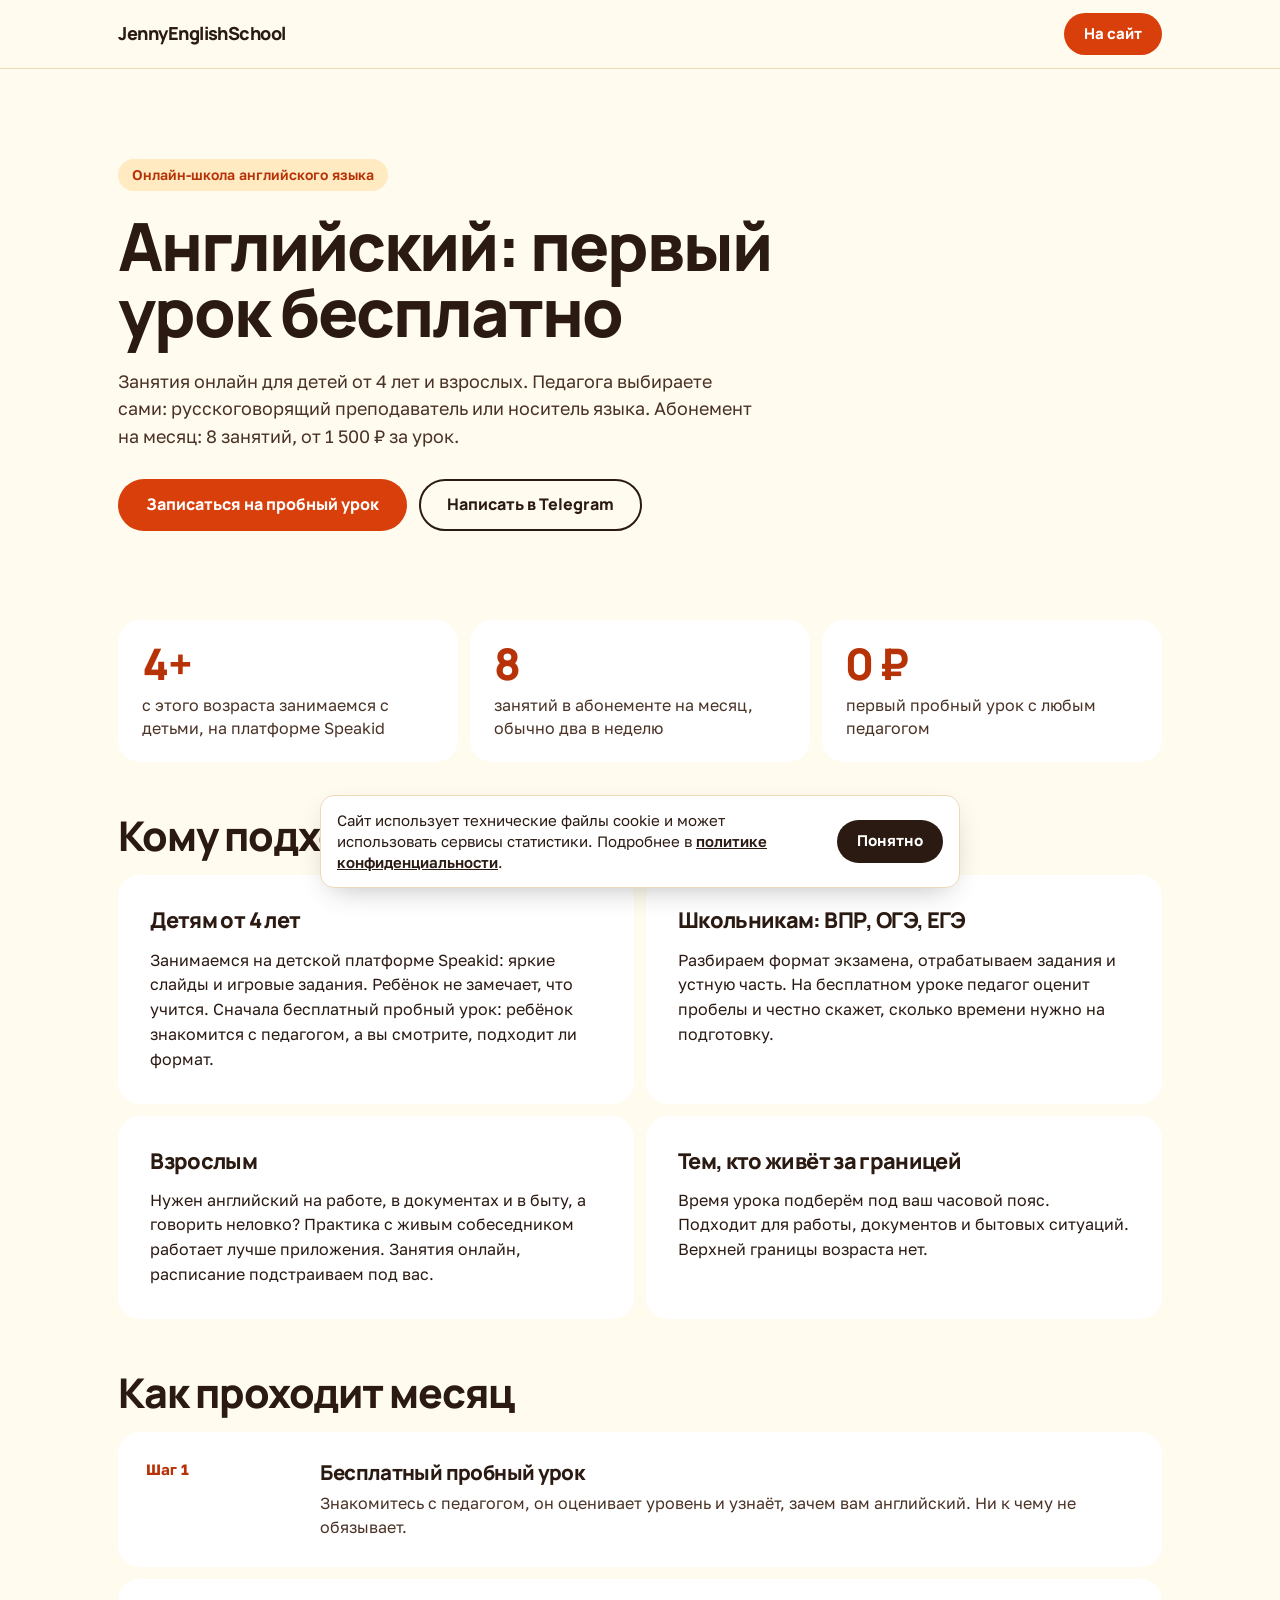
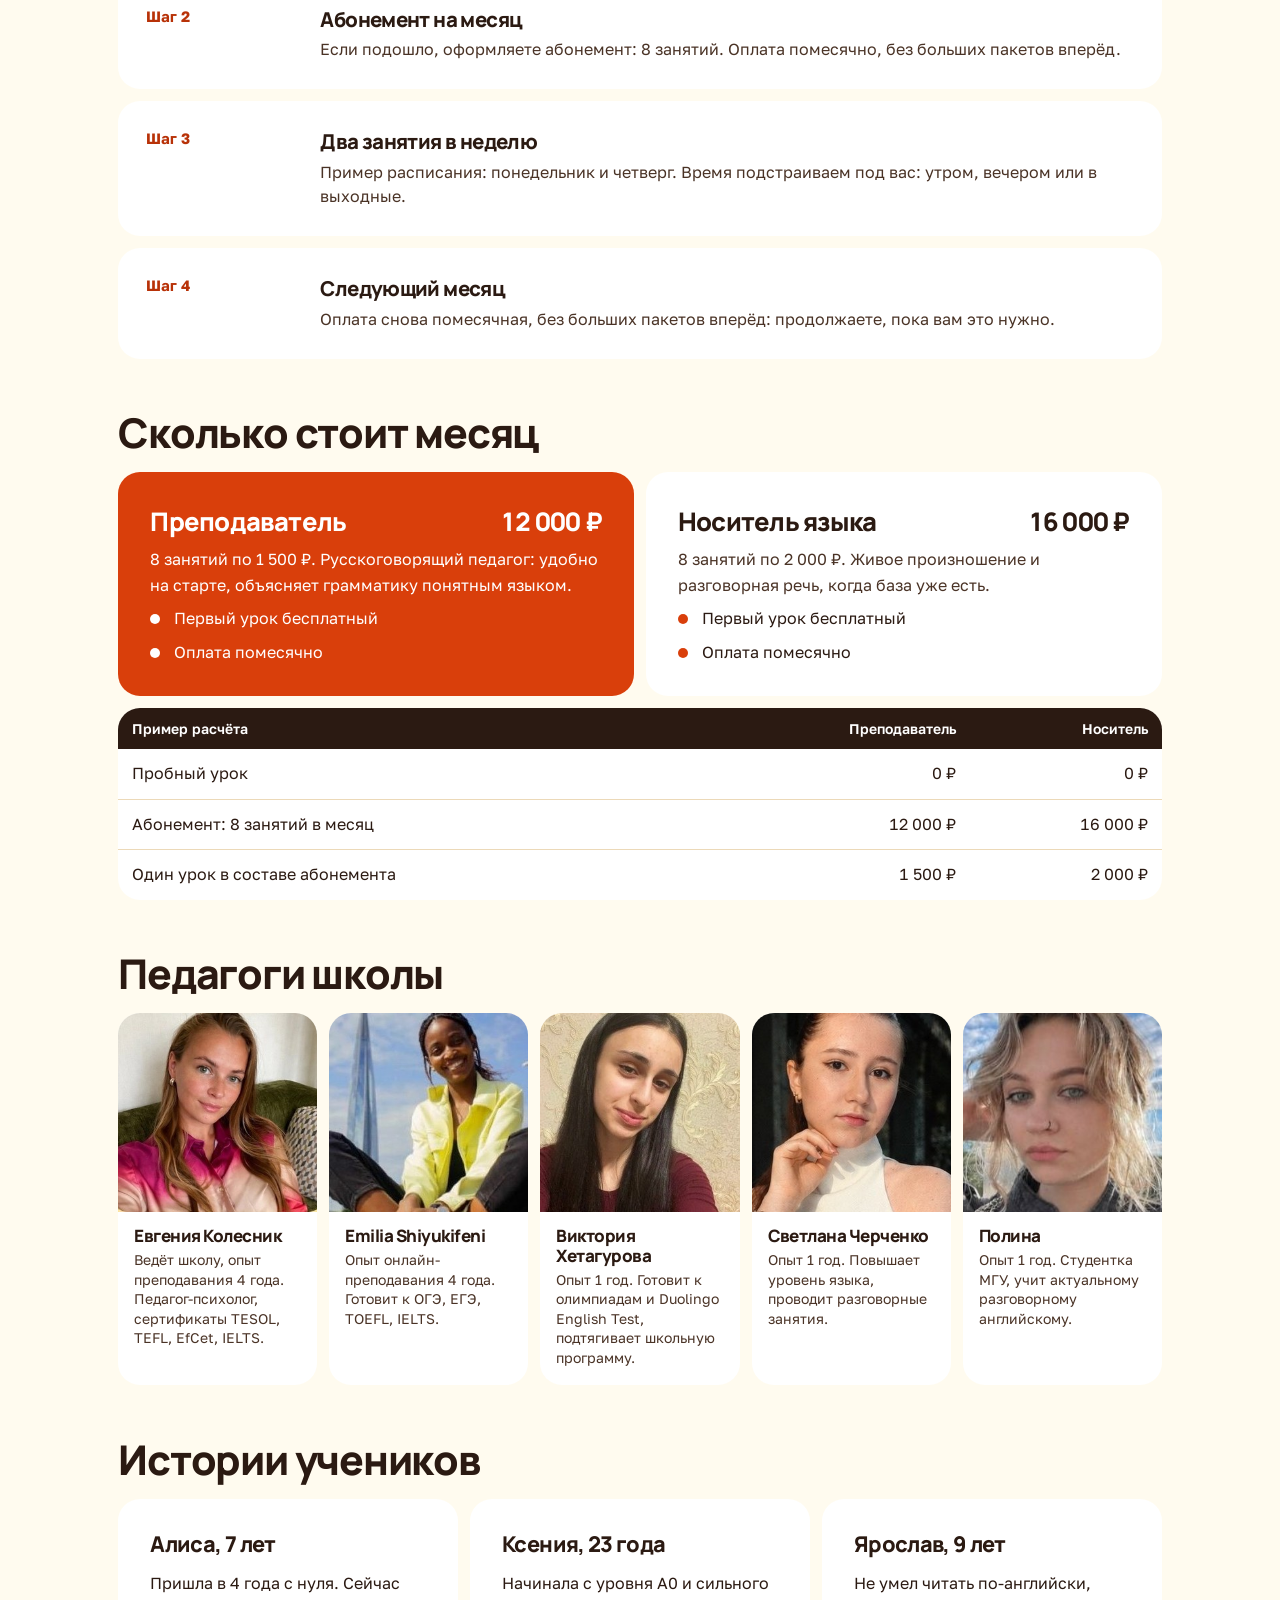
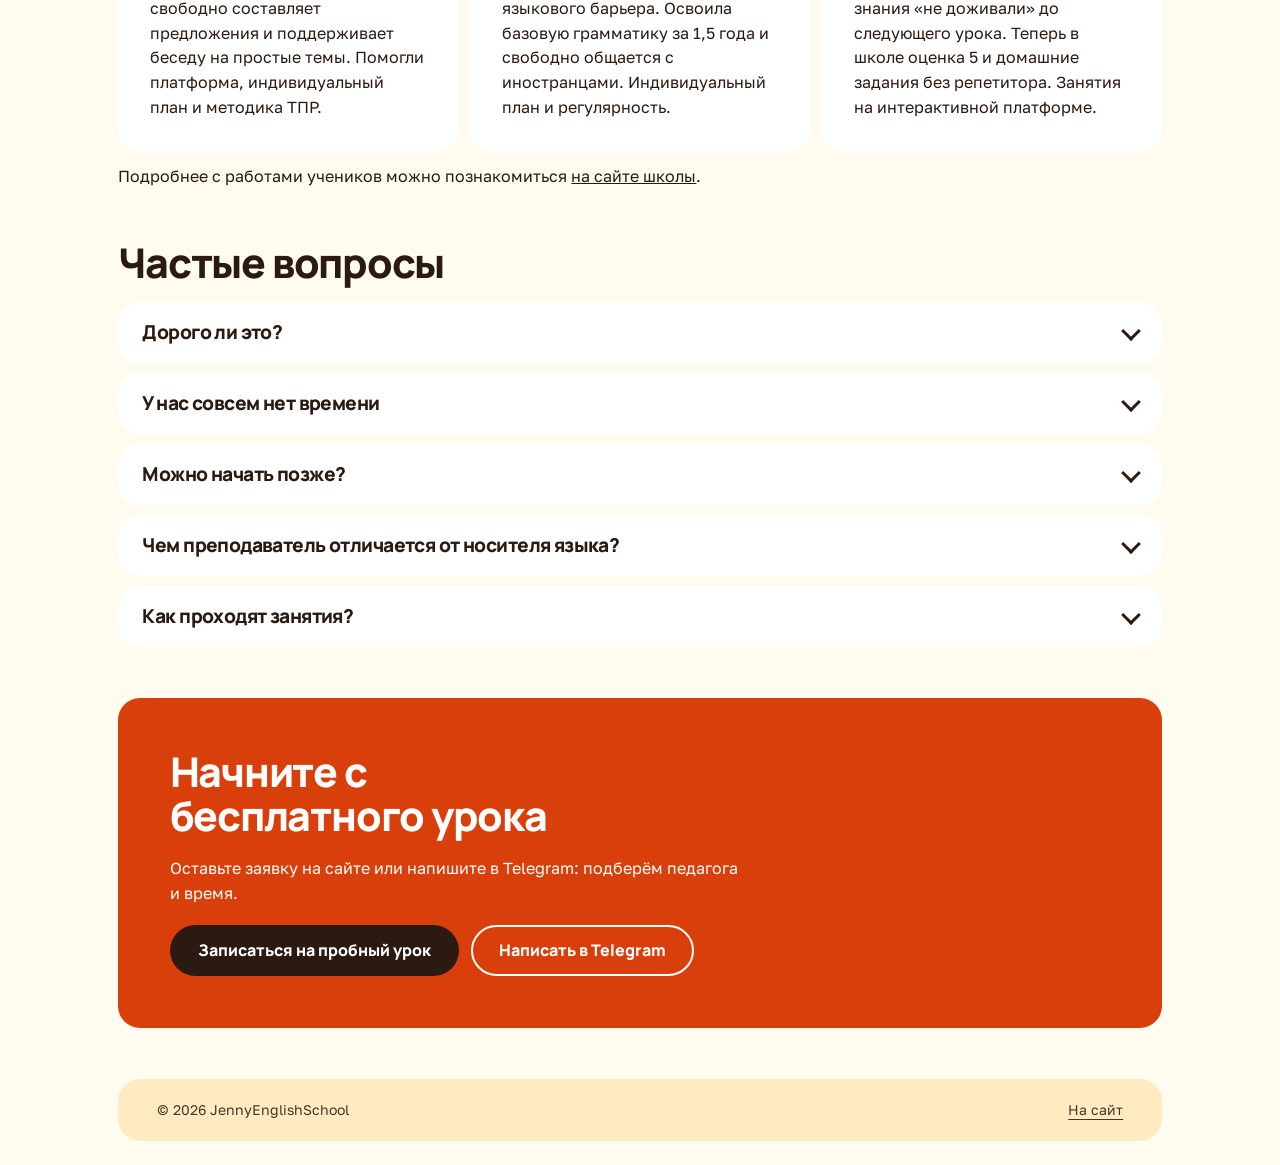
<file: presentation.html>
<!doctype html>
<html lang="ru">
<head>
<meta charset="utf-8">
<meta name="viewport" content="width=device-width, initial-scale=1, viewport-fit=cover">
<meta name="color-scheme" content="light">
<title>Английский для детей и взрослых онлайн: цены и формат | JennyEnglishSchool</title>
<meta name="description" content="Онлайн-школа английского для детей от 4 лет и взрослых: бесплатный пробный урок, абонемент 12 000 ₽ с преподавателем или 16 000 ₽ с носителем языка, 8 занятий в месяц.">
<meta name="robots" content="index, follow, max-image-preview:large">
<meta name="theme-color" content="#fffbef">
<link rel="canonical" href="https://jennyenglishschool.ru/presentation.html">
<meta property="og:type" content="website">
<meta property="og:locale" content="ru_RU">
<meta property="og:site_name" content="JennyEnglishSchool">
<meta property="og:url" content="https://jennyenglishschool.ru/presentation.html">
<meta property="og:title" content="Английский для детей и взрослых онлайн: цены и формат | JennyEnglishSchool">
<meta property="og:description" content="Онлайн-школа английского для детей от 4 лет и взрослых: бесплатный пробный урок, абонемент 12 000 ₽ с преподавателем или 16 000 ₽ с носителем языка, 8 занятий в месяц.">
<meta property="og:image" content="https://jennyenglishschool.ru/img/cover.jpg">
<meta name="twitter:card" content="summary_large_image">
<link rel="icon" href="data:,">
<link rel="preconnect" href="https://fonts.googleapis.com">
<link rel="preconnect" href="https://fonts.gstatic.com" crossorigin>
<link href="https://fonts.googleapis.com/css2?family=Manrope:wght@600;700;800&family=Golos+Text:wght@400;500;600&display=swap" rel="stylesheet">
<link rel="stylesheet" href="materials.css">
<script>
(function(m,e,t,r,i,k,a){m[i]=m[i]||function(){(m[i].a=m[i].a||[]).push(arguments)};m[i].l=1*new Date();for(var j=0;j<document.scripts.length;j++){if(document.scripts[j].src===r){return;}}k=e.createElement(t),a=e.getElementsByTagName(t)[0],k.async=1,k.src=r,a.parentNode.insertBefore(k,a)})(window,document,"script","https://mc.yandex.ru/metrika/tag.js","ym");
ym(114696198,"init",{clickmap:true,trackLinks:true,accurateTrackBounce:true,webvisor:false});
</script>
<noscript><div><img src="https://mc.yandex.ru/watch/114696198" style="position:absolute;left:-9999px" alt=""></div></noscript>
</head>
<body>
<header class="dbar"><div class="dwrap dbar__in"><a class="brand" href="index.html" aria-label="JennyEnglishSchool, на сайт"><span>JennyEnglishSchool</span></a><div class="dbar__act"><a class="btn btn--sm" href="index.html">На сайт</a></div></div></header>
<main class="dwrap">
<section class="dhero"><span class="dtag">Онлайн-школа английского языка</span><h1>Английский: первый урок бесплатно</h1><p class="lead">Занятия онлайн для детей от 4 лет и взрослых. Педагога выбираете сами: русскоговорящий преподаватель или носитель языка. Абонемент на месяц: 8 занятий, от 1 500 ₽ за урок.</p><div class="dhero__act"><a class="btn " href="https://jennyenglishschool.ru/#lead">Записаться на пробный урок</a><a class="btn btn--line" href="https://t.me/evgeniakolesnik" target="_blank" rel="noopener">Написать в Telegram</a></div></section><section class="sec"><div class="grid3"><div class="stat"><b>4+</b><span>с этого возраста занимаемся с детьми, на платформе Speakid</span></div><div class="stat"><b>8</b><span>занятий в абонементе на месяц, обычно два в неделю</span></div><div class="stat"><b>0 ₽</b><span>первый пробный урок с любым педагогом</span></div></div></section><section class="sec"><div class="sec__head"><h2>Кому подходят занятия</h2></div><div class="sec__body"><div class="grid2"><div class="block"><h3>Детям от 4 лет</h3><p class="para">Занимаемся на детской платформе Speakid: яркие слайды и игровые задания. Ребёнок не замечает, что учится. Сначала бесплатный пробный урок: ребёнок знакомится с педагогом, а вы смотрите, подходит ли формат.</p></div><div class="block"><h3>Школьникам: ВПР, ОГЭ, ЕГЭ</h3><p class="para">Разбираем формат экзамена, отрабатываем задания и устную часть. На бесплатном уроке педагог оценит пробелы и честно скажет, сколько времени нужно на подготовку.</p></div><div class="block"><h3>Взрослым</h3><p class="para">Нужен английский на работе, в документах и в быту, а говорить неловко? Практика с живым собеседником работает лучше приложения. Занятия онлайн, расписание подстраиваем под вас.</p></div><div class="block"><h3>Тем, кто живёт за границей</h3><p class="para">Время урока подберём под ваш часовой пояс. Подходит для работы, документов и бытовых ситуаций. Верхней границы возраста нет.</p></div></div></div></section><section class="sec"><div class="sec__head"><h2>Как проходит месяц</h2></div><div class="sec__body"><div class="steps"><div class="step"><b>Шаг 1</b><div><h3>Бесплатный пробный урок</h3><p>Знакомитесь с педагогом, он оценивает уровень и узнаёт, зачем вам английский. Ни к чему не обязывает.</p></div></div><div class="step"><b>Шаг 2</b><div><h3>Абонемент на месяц</h3><p>Если подошло, оформляете абонемент: 8 занятий. Оплата помесячно, без больших пакетов вперёд.</p></div></div><div class="step"><b>Шаг 3</b><div><h3>Два занятия в неделю</h3><p>Пример расписания: понедельник и четверг. Время подстраиваем под вас: утром, вечером или в выходные.</p></div></div><div class="step"><b>Шаг 4</b><div><h3>Следующий месяц</h3><p>Оплата снова помесячная, без больших пакетов вперёд: продолжаете, пока вам это нужно.</p></div></div></div></div></section><section class="sec"><div class="sec__head"><h2>Сколько стоит месяц</h2></div><div class="sec__body"><div class="grid2"><div class="price price--hl"><div class="price__top"><h3>Преподаватель</h3><span class="price__sum">12 000 ₽</span></div><p class="price__sub">8 занятий по 1 500 ₽. Русскоговорящий педагог: удобно на старте, объясняет грамматику понятным языком.</p><ul class="list"><li>Первый урок бесплатный</li><li>Оплата помесячно</li></ul></div><div class="price"><div class="price__top"><h3>Носитель языка</h3><span class="price__sum">16 000 ₽</span></div><p class="price__sub">8 занятий по 2 000 ₽. Живое произношение и разговорная речь, когда база уже есть.</p><ul class="list"><li>Первый урок бесплатный</li><li>Оплата помесячно</li></ul></div></div><div class="tabscroll"><table class="dtab"><thead><tr><th>Пример расчёта</th><th class="num">Преподаватель</th><th class="num">Носитель</th></tr></thead><tbody><tr><td>Пробный урок</td><td class="num">0 ₽</td><td class="num">0 ₽</td></tr><tr><td>Абонемент: 8 занятий в месяц</td><td class="num">12 000 ₽</td><td class="num">16 000 ₽</td></tr><tr><td>Один урок в составе абонемента</td><td class="num">1 500 ₽</td><td class="num">2 000 ₽</td></tr></tbody></table></div></div></section><section class="sec"><div class="sec__head"><h2>Педагоги школы</h2></div><div class="sec__body"><div class="team"><div class="tm"><img src="img/t-evgenia.jpg" width="332" height="305" alt="Евгения Колесник"><div><h3>Евгения Колесник</h3><p>Ведёт школу, опыт преподавания 4 года. Педагог-психолог, сертификаты TESOL, TEFL, EfCet, IELTS.</p></div></div><div class="tm"><img src="img/t-emilia.jpg" width="332" height="305" alt="Emilia Shiyukifeni"><div><h3>Emilia Shiyukifeni</h3><p>Опыт онлайн-преподавания 4 года. Готовит к ОГЭ, ЕГЭ, TOEFL, IELTS.</p></div></div><div class="tm"><img src="img/t-viktoria.jpg" width="332" height="305" alt="Виктория Хетагурова"><div><h3>Виктория Хетагурова</h3><p>Опыт 1 год. Готовит к олимпиадам и Duolingo English Test, подтягивает школьную программу.</p></div></div><div class="tm"><img src="img/t-svetlana.jpg" width="332" height="305" alt="Светлана Черченко"><div><h3>Светлана Черченко</h3><p>Опыт 1 год. Повышает уровень языка, проводит разговорные занятия.</p></div></div><div class="tm"><img src="img/t-polina.jpg" width="332" height="305" alt="Полина"><div><h3>Полина</h3><p>Опыт 1 год. Студентка МГУ, учит актуальному разговорному английскому.</p></div></div></div></div></section><section class="sec"><div class="sec__head"><h2>Истории учеников</h2></div><div class="sec__body"><div class="grid3"><div class="block"><h3>Алиса, 7 лет</h3><p class="para">Пришла в 4 года с нуля. Сейчас свободно составляет предложения и поддерживает беседу на простые темы. Помогли платформа, индивидуальный план и методика ТПР.</p></div><div class="block"><h3>Ксения, 23 года</h3><p class="para">Начинала с уровня А0 и сильного языкового барьера. Освоила базовую грамматику за 1,5 года и свободно общается с иностранцами. Индивидуальный план и регулярность.</p></div><div class="block"><h3>Ярослав, 9 лет</h3><p class="para">Не умел читать по-английски, знания «не доживали» до следующего урока. Теперь в школе оценка 5 и домашние задания без репетитора. Занятия на интерактивной платформе.</p></div></div><p class="para">Подробнее с работами учеников можно познакомиться <a href="https://jennyenglishschool.ru/#cases">на сайте школы</a>.</p></div></section><section class="sec"><div class="sec__head"><h2>Частые вопросы</h2></div><div class="sec__body"><div class="dq"><details><summary>Дорого ли это?</summary><p>Абонемент 12 000 ₽ за 8 занятий: это 1 500 ₽ за урок при двух занятиях в неделю. Платите помесячно, а первый урок бесплатный, так что сначала убеждаетесь в формате.</p></details><details><summary>У нас совсем нет времени</summary><p>Занятия онлайн, ехать никуда не нужно. Расписание подстраиваем под вас: утром, вечером или в выходные.</p></details><details><summary>Можно начать позже?</summary><p>Можно, пробный урок ни к чему не обязывает. Но если хотите сравнить школы, пройти его стоит сейчас: решение будете принимать уже с пониманием формата.</p></details><details><summary>Чем преподаватель отличается от носителя языка?</summary><p>Преподаватель русскоговорящий: удобно на старте и для объяснения грамматики. Носитель даёт живое произношение и разговорную речь, когда база уже есть.</p></details><details><summary>Как проходят занятия?</summary><p>Онлайн, по видеосвязи. Нужен компьютер или телефон с интернетом, привязки к городу нет.</p></details></div></div></section><section class="dcta"><h2>Начните с бесплатного урока</h2><p>Оставьте заявку на сайте или напишите в Telegram: подберём педагога и время.</p><div class="dcta__act"><a class="btn " href="https://jennyenglishschool.ru/#lead">Записаться на пробный урок</a><a class="btn btn--line" href="https://t.me/evgeniakolesnik" target="_blank" rel="noopener">Написать в Telegram</a></div></section>
</main>
<footer class="dwrap"><div class="dfoot"><span>© 2026 JennyEnglishSchool</span><a href="index.html">На сайт</a></div></footer>
<div class="ckb" id="cookie" hidden><p>Сайт использует технические файлы cookie и может использовать сервисы статистики. Подробнее в <a href="privacy.html">политике конфиденциальности</a>.</p><button class="btn btn--sm btn--ink" type="button" id="cookieOk">Понятно</button></div>
<script>(function(){var c=document.getElementById('cookie');if(!c)return;var s=false;try{s=localStorage.getItem('cookie-ok')==='1'}catch(e){}if(!s)c.hidden=false;document.getElementById('cookieOk').addEventListener('click',function(){c.hidden=true;try{localStorage.setItem('cookie-ok','1')}catch(e){}})})();</script>
</body>
</html>
</file>
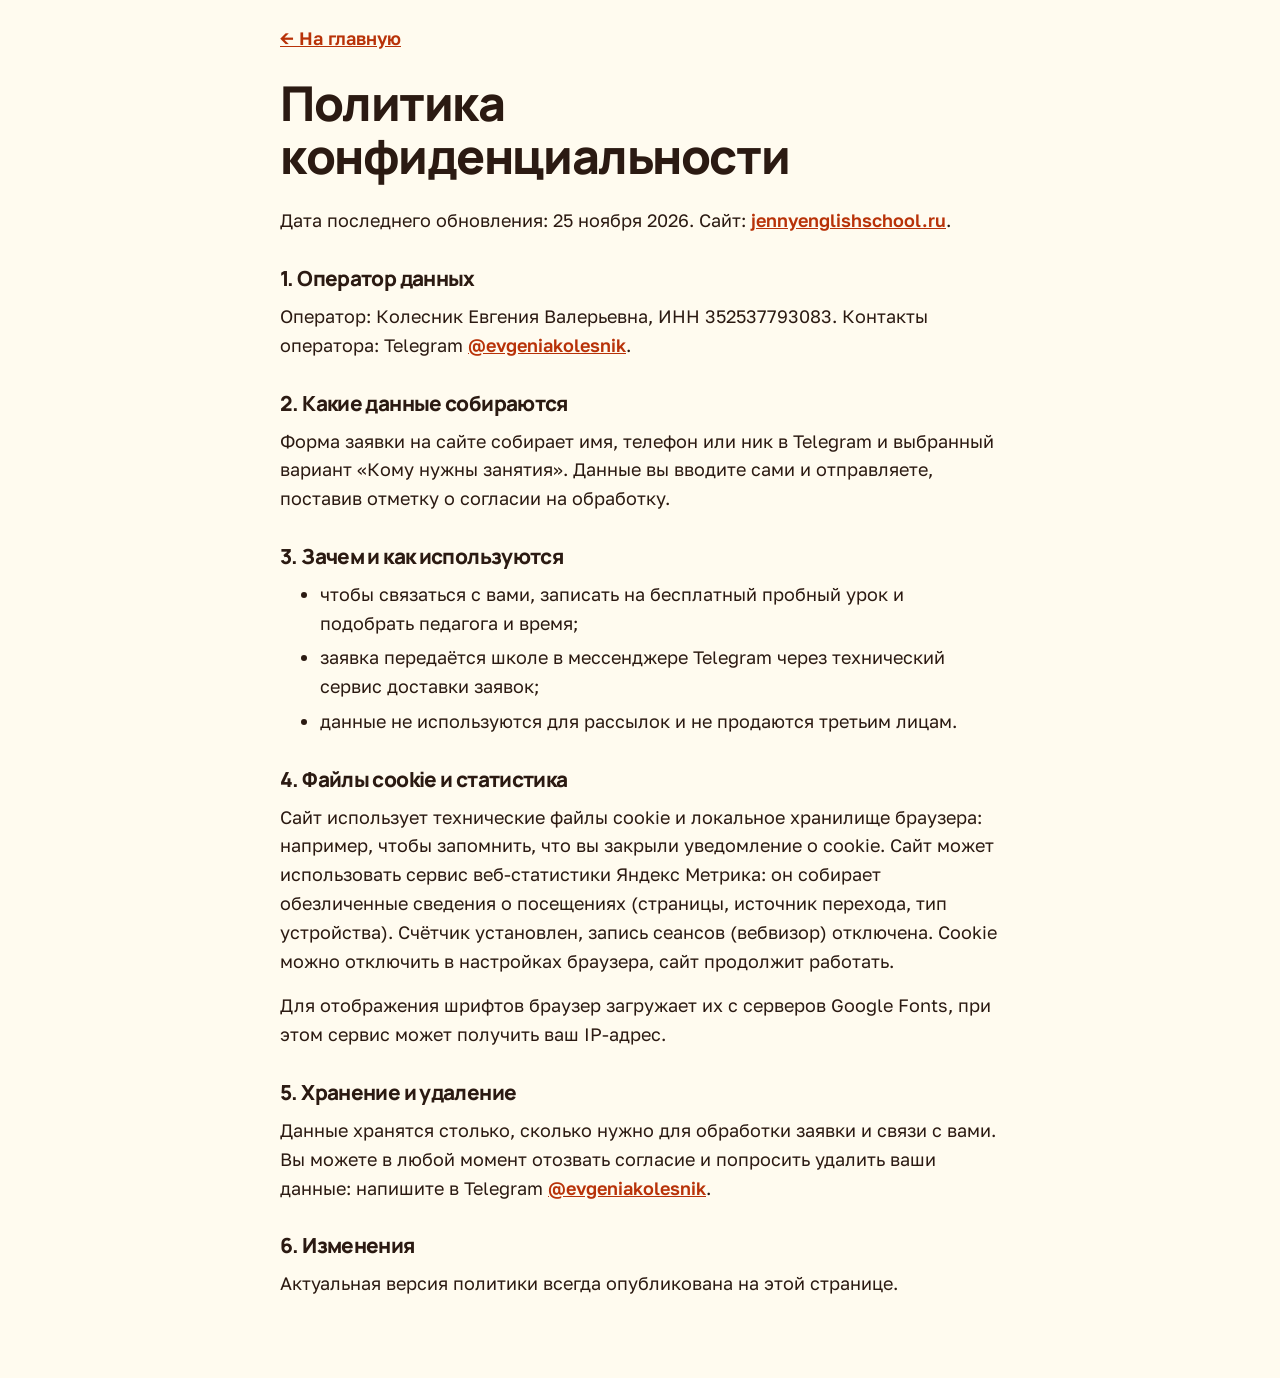
<file: privacy.html>
<!DOCTYPE html>
<html lang="ru">
<head>
<meta charset="UTF-8">
<meta name="viewport" content="width=device-width, initial-scale=1.0">
<meta name="color-scheme" content="light">
<title>Политика конфиденциальности - JennyEnglishSchool</title>
<meta name="description" content="Как сайт jennyenglishschool.ru обрабатывает персональные данные из формы заявки и использует файлы cookie.">
<link rel="canonical" href="https://jennyenglishschool.ru/privacy.html">
<meta property="og:type" content="website">
<meta property="og:locale" content="ru_RU">
<meta property="og:url" content="https://jennyenglishschool.ru/privacy.html">
<meta property="og:title" content="Политика конфиденциальности - JennyEnglishSchool">
<link href="https://fonts.googleapis.com/css2?family=Manrope:wght@700;800&family=Golos+Text:wght@400;500;600&display=swap" rel="stylesheet">
<style>
*{box-sizing:border-box}
body{margin:0;background:#fffbef;color:#2b1a12;font:400 18px/1.6 'Golos Text','Segoe UI',sans-serif;padding:24px 16px 64px;overflow-x:hidden}
main{max-width:720px;margin:0 auto}
h1,h2{font-family:Manrope,'Segoe UI',sans-serif;font-weight:800;letter-spacing:-.03em;line-height:1.1;overflow-wrap:anywhere}
h1{font-size:clamp(2rem,7vw,3rem);margin:24px 0}
h2{font-size:1.3rem;margin:32px 0 12px}
a{color:#b83208;font-weight:600}
p,ul{margin:0 0 16px}
li{margin-bottom:6px}
.todo{background:#ffeac2;border-radius:12px;padding:12px 16px}
</style>
<script>
(function(m,e,t,r,i,k,a){m[i]=m[i]||function(){(m[i].a=m[i].a||[]).push(arguments)};m[i].l=1*new Date();for(var j=0;j<document.scripts.length;j++){if(document.scripts[j].src===r){return;}}k=e.createElement(t),a=e.getElementsByTagName(t)[0],k.async=1,k.src=r,a.parentNode.insertBefore(k,a)})(window,document,"script","https://mc.yandex.ru/metrika/tag.js","ym");
ym(114696198,"init",{clickmap:true,trackLinks:true,accurateTrackBounce:true,webvisor:false});
</script>
<noscript><div><img src="https://mc.yandex.ru/watch/114696198" style="position:absolute;left:-9999px" alt=""></div></noscript>
</head>
<body>
<main>
<p><a href="/">← На главную</a></p>
<h1>Политика конфиденциальности</h1>
<p>Дата последнего обновления: 25 ноября 2026. Сайт: <a href="https://jennyenglishschool.ru/">jennyenglishschool.ru</a>.</p>

<h2>1. Оператор данных</h2>
<p>Оператор: Колесник Евгения Валерьевна, ИНН 352537793083. Контакты оператора: Telegram <a href="https://t.me/evgeniakolesnik" target="_blank" rel="noopener">@evgeniakolesnik</a>.</p>

<h2>2. Какие данные собираются</h2>
<p>Форма заявки на сайте собирает имя, телефон или ник в Telegram и выбранный вариант «Кому нужны занятия». Данные вы вводите сами и отправляете, поставив отметку о согласии на обработку.</p>

<h2>3. Зачем и как используются</h2>
<ul>
<li>чтобы связаться с вами, записать на бесплатный пробный урок и подобрать педагога и время;</li>
<li>заявка передаётся школе в мессенджере Telegram через технический сервис доставки заявок;</li>
<li>данные не используются для рассылок и не продаются третьим лицам.</li>
</ul>

<h2>4. Файлы cookie и статистика</h2>
<p>Сайт использует технические файлы cookie и локальное хранилище браузера: например, чтобы запомнить, что вы закрыли уведомление о cookie. Сайт может использовать сервис веб-статистики Яндекс Метрика: он собирает обезличенные сведения о посещениях (страницы, источник перехода, тип устройства). Счётчик установлен, запись сеансов (вебвизор) отключена. Cookie можно отключить в настройках браузера, сайт продолжит работать.</p>
<p>Для отображения шрифтов браузер загружает их с серверов Google Fonts, при этом сервис может получить ваш IP-адрес.</p>

<h2>5. Хранение и удаление</h2>
<p>Данные хранятся столько, сколько нужно для обработки заявки и связи с вами. Вы можете в любой момент отозвать согласие и попросить удалить ваши данные: напишите в Telegram <a href="https://t.me/evgeniakolesnik" target="_blank" rel="noopener">@evgeniakolesnik</a>.</p>

<h2>6. Изменения</h2>
<p>Актуальная версия политики всегда опубликована на этой странице.</p>
</main>
</body>
</html>
</file>
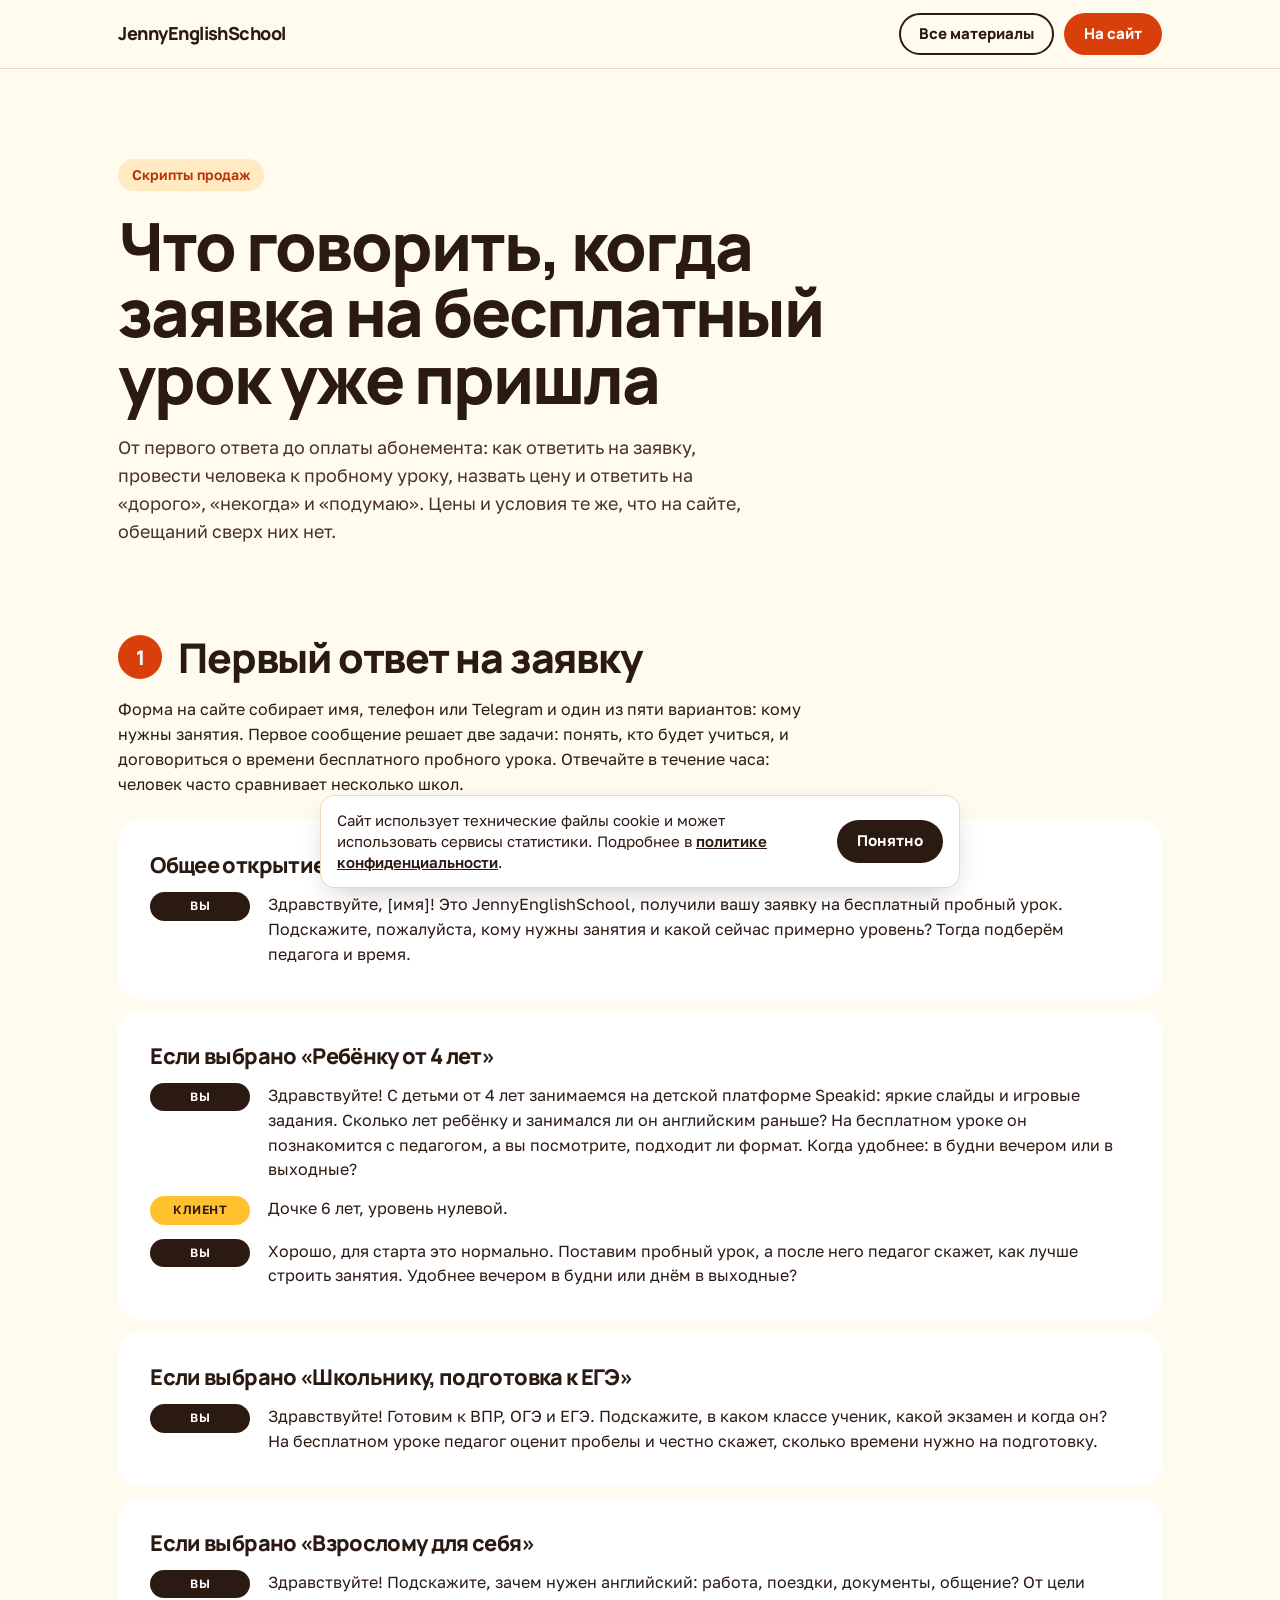
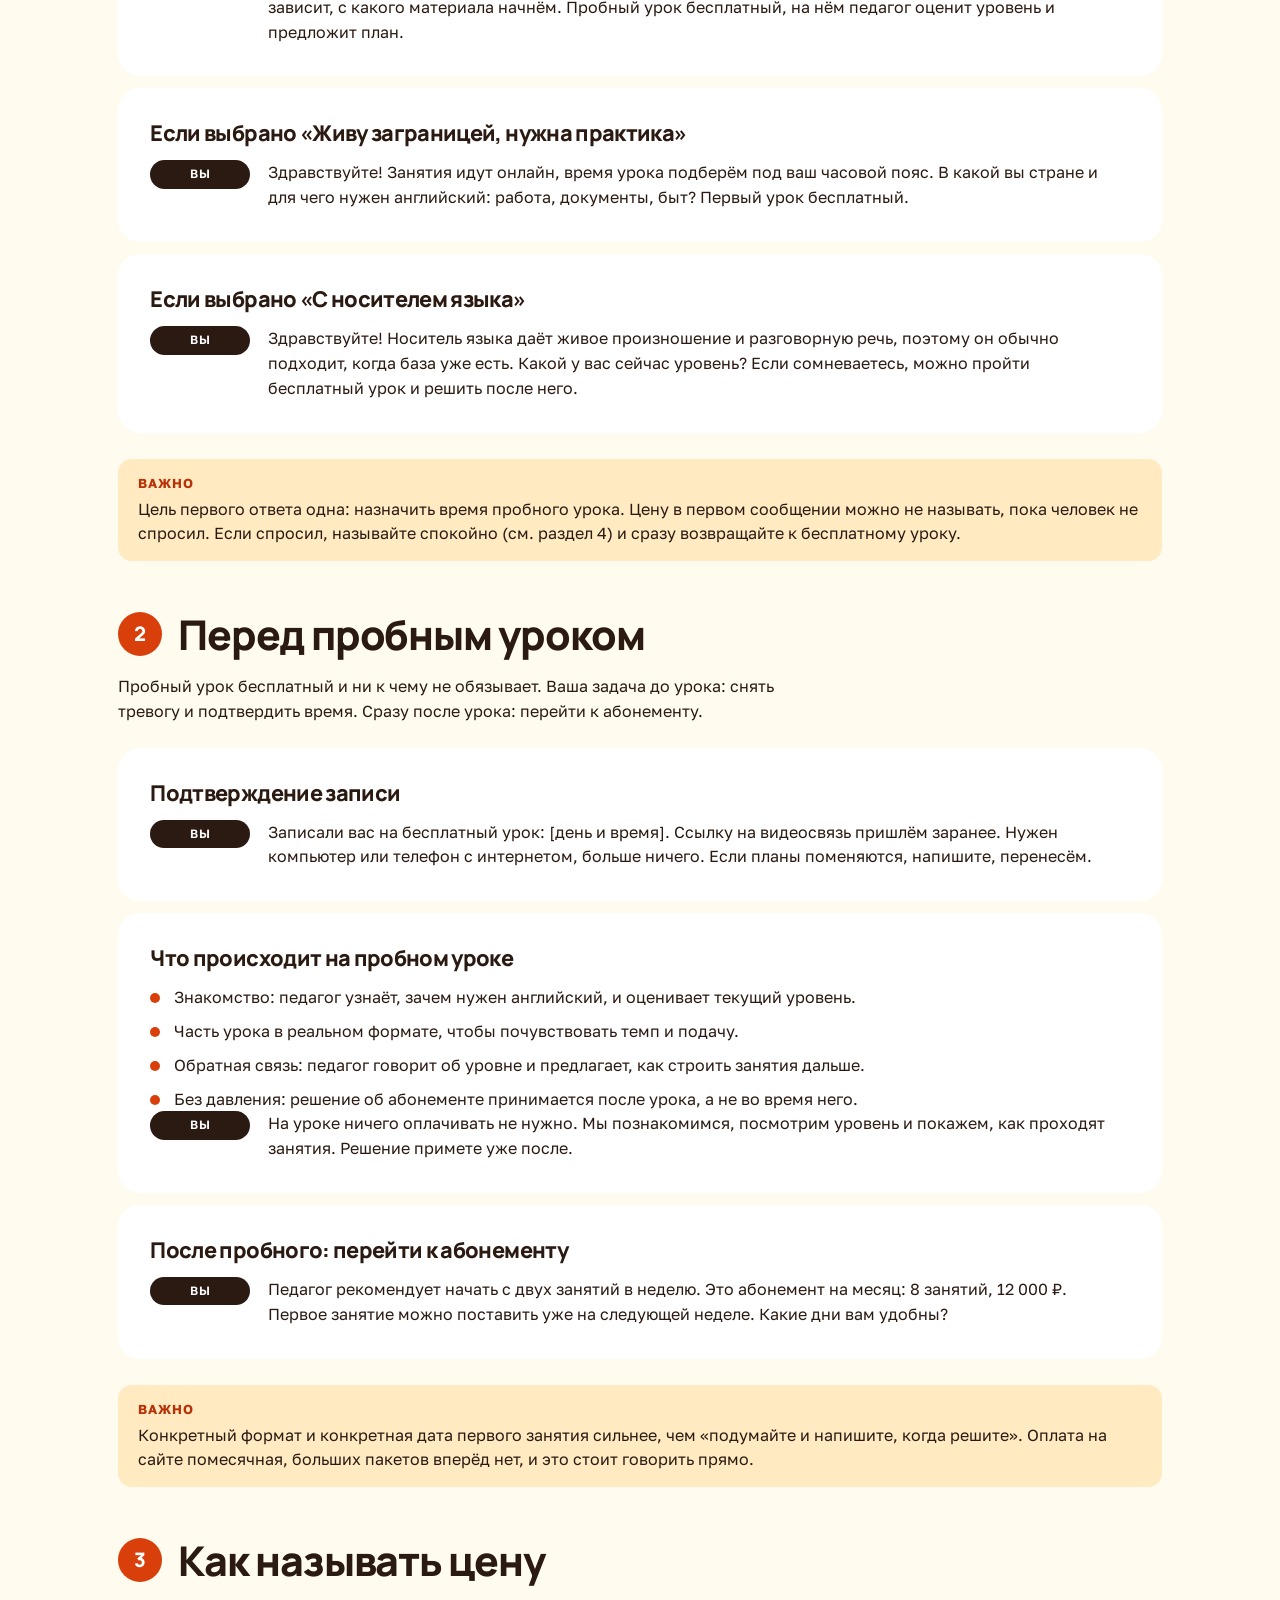
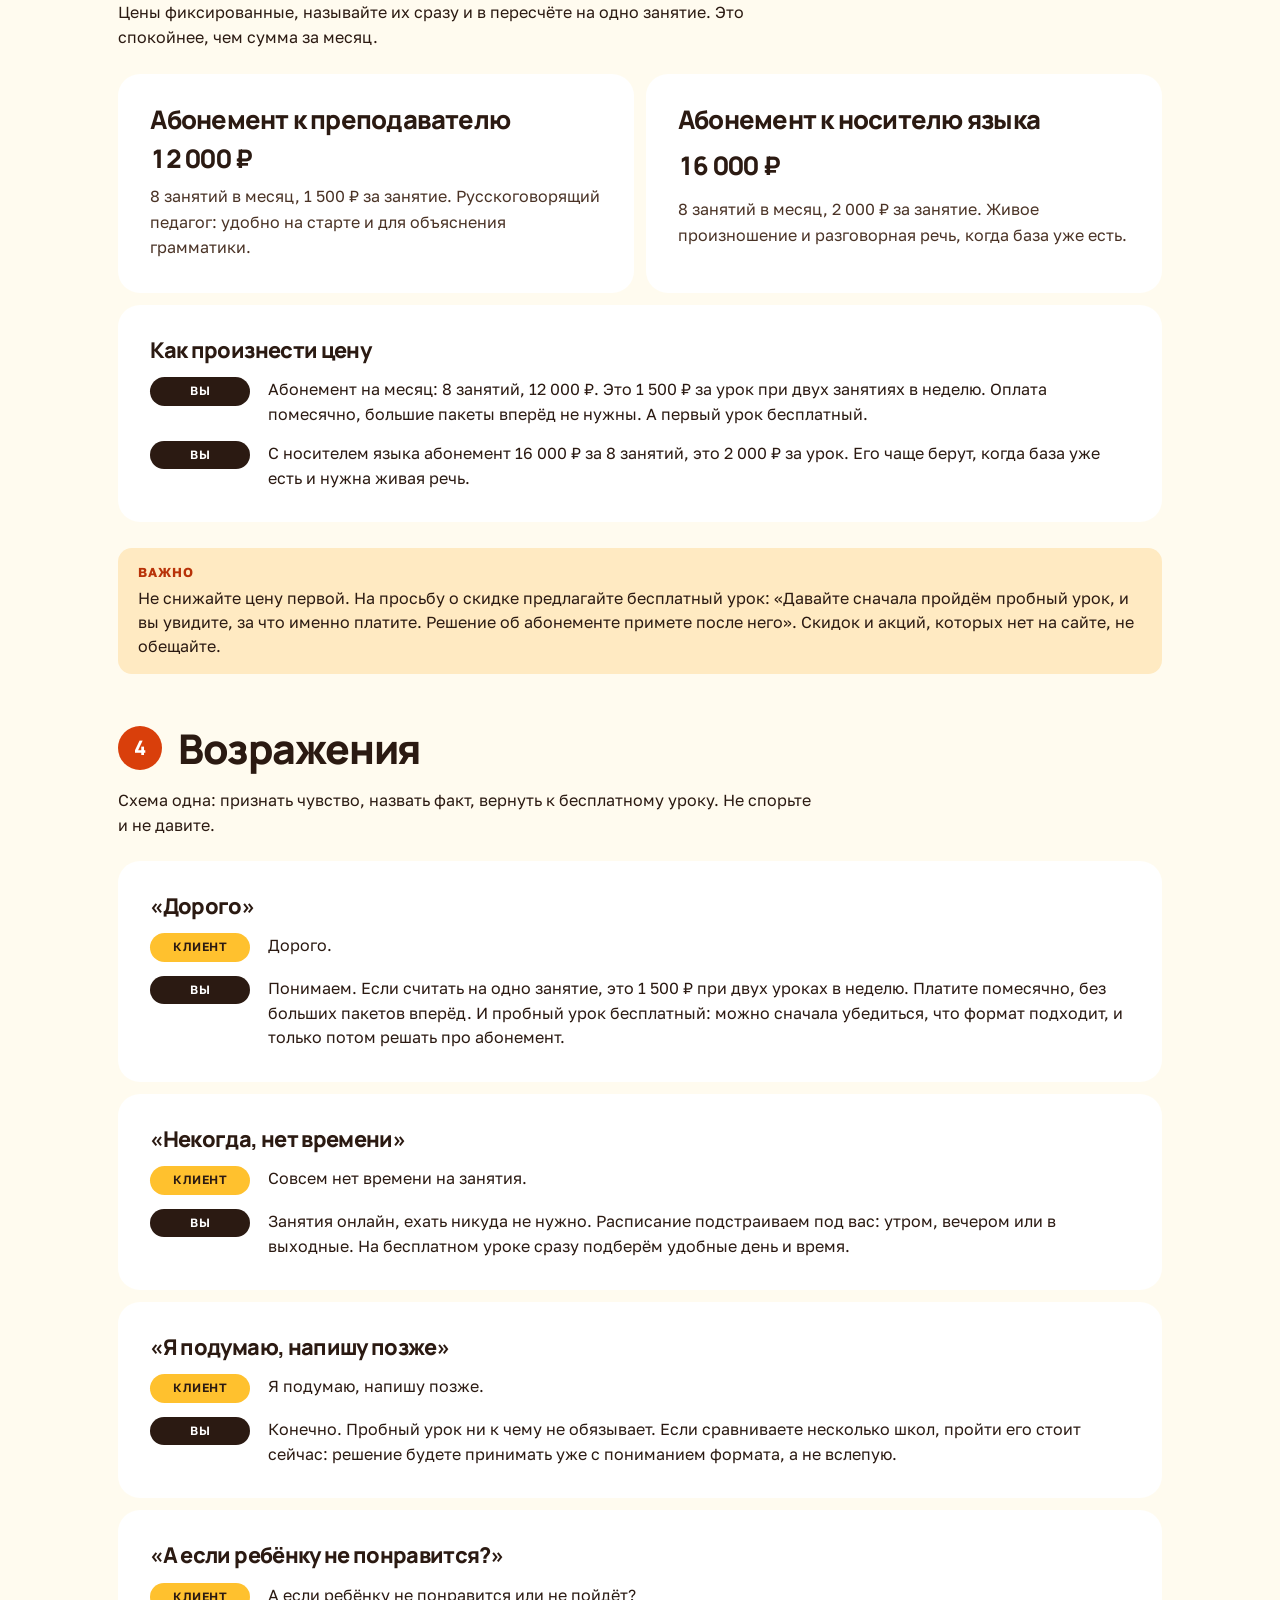
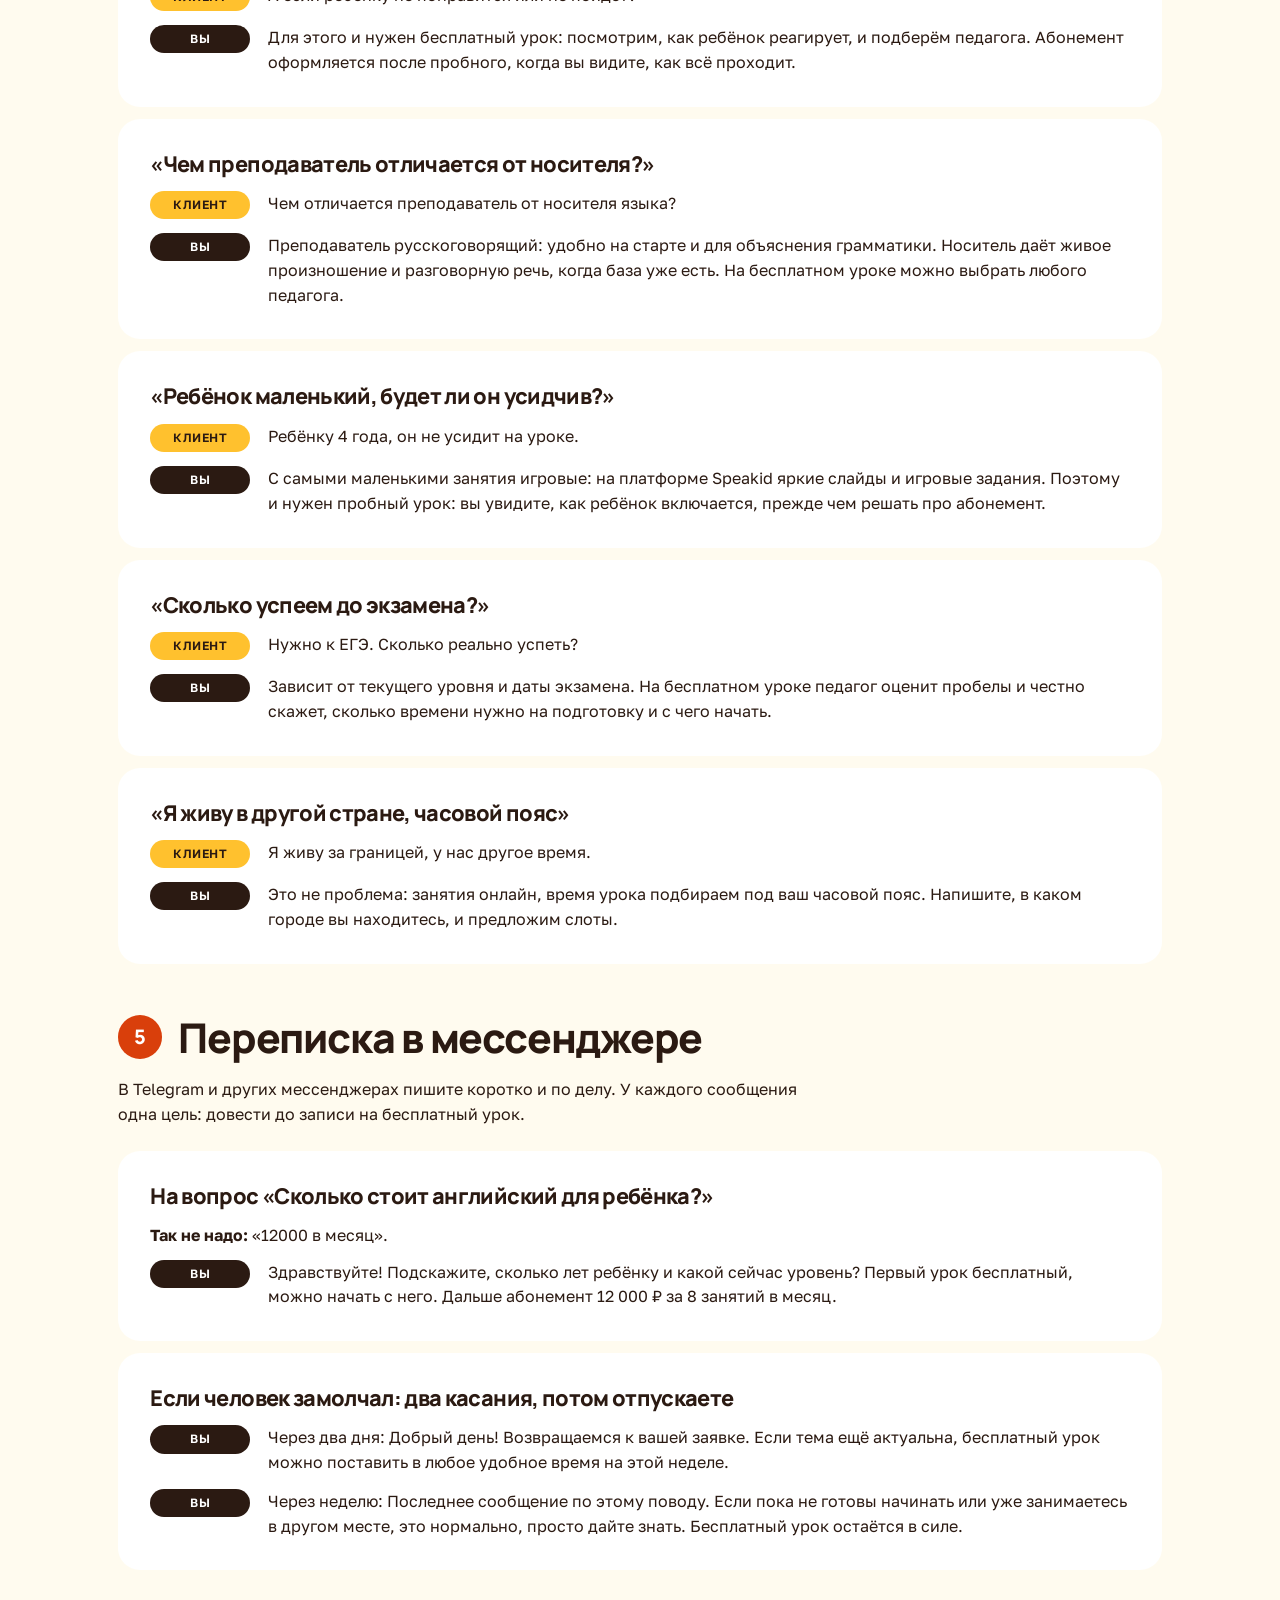
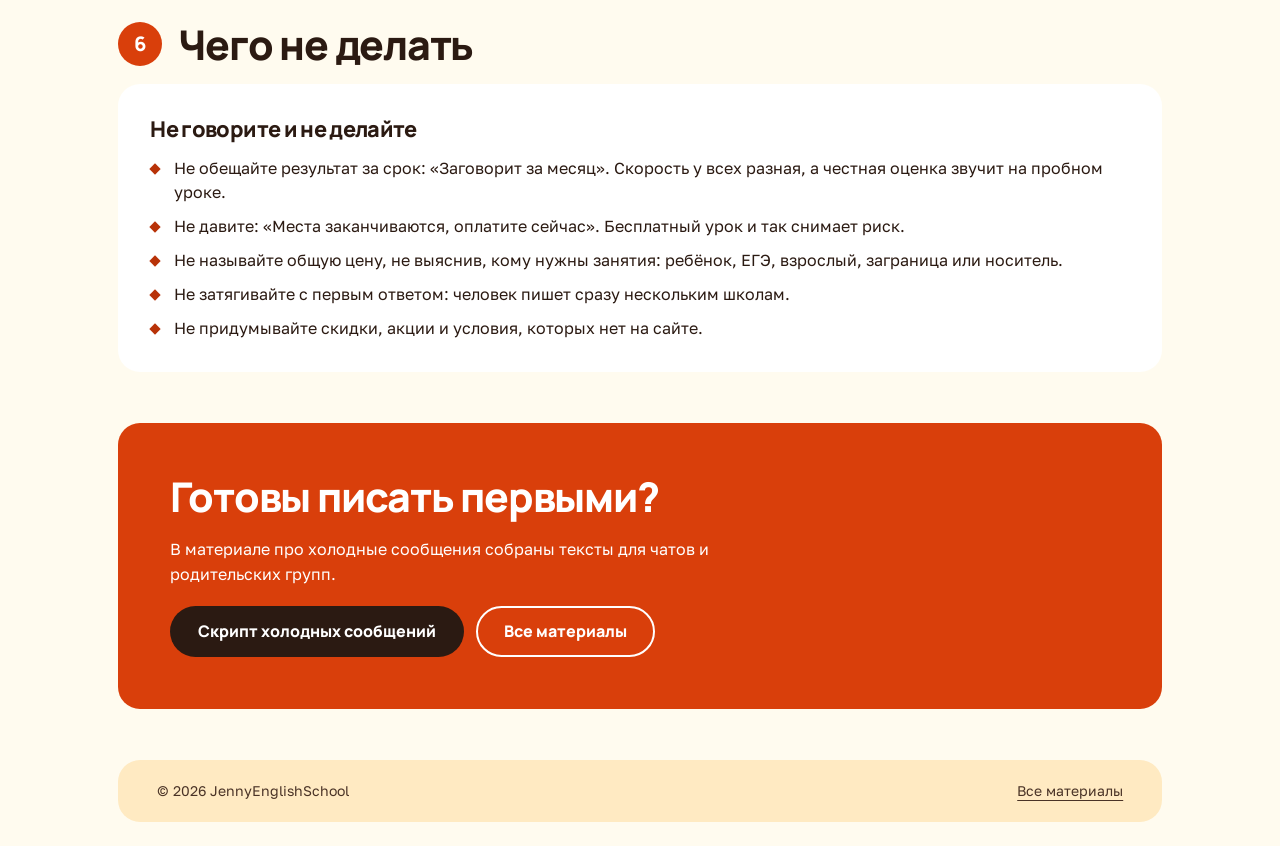
<file: scripts.html>
<!doctype html>
<html lang="ru">
<head>
<meta charset="utf-8">
<meta name="viewport" content="width=device-width, initial-scale=1, viewport-fit=cover">
<meta name="color-scheme" content="light">
<title>Скрипты продаж | JennyEnglishSchool</title>
<meta name="description" content="Скрипты продаж онлайн-школы английского JennyEnglishSchool: ответ на заявку, пробный урок, цена, возражения.">
<meta name="robots" content="noindex, nofollow">
<meta name="theme-color" content="#fffbef">
<link rel="icon" href="data:,">
<link rel="preconnect" href="https://fonts.googleapis.com">
<link rel="preconnect" href="https://fonts.gstatic.com" crossorigin>
<link href="https://fonts.googleapis.com/css2?family=Manrope:wght@600;700;800&family=Golos+Text:wght@400;500;600&display=swap" rel="stylesheet">
<link rel="stylesheet" href="materials.css">
</head>
<body>
<header class="dbar"><div class="dwrap dbar__in"><a class="brand" href="index.html" aria-label="JennyEnglishSchool, на сайт"><span>JennyEnglishSchool</span></a><div class="dbar__act"><a class="btn btn--sm btn--line" href="materials.html">Все материалы</a><a class="btn btn--sm" href="index.html">На сайт</a></div></div></header>
<main class="dwrap">
<section class="dhero"><span class="dtag">Скрипты продаж</span><h1>Что говорить, когда заявка на бесплатный урок уже пришла</h1><p class="lead">От первого ответа до оплаты абонемента: как ответить на заявку, провести человека к пробному уроку, назвать цену и ответить на «дорого», «некогда» и «подумаю». Цены и условия те же, что на сайте, обещаний сверх них нет.</p></section><section class="sec"><div class="sec__head"><span class="sec__num">1</span><h2>Первый ответ на заявку</h2></div><div class="sec__body"><p class="para">Форма на сайте собирает имя, телефон или Telegram и один из пяти вариантов: кому нужны занятия. Первое сообщение решает две задачи: понять, кто будет учиться, и договориться о времени бесплатного пробного урока. Отвечайте в течение часа: человек часто сравнивает несколько школ.</p><div class="block"><h3>Общее открытие</h3><p class="say say--you"><span class="who">Вы</span><span class="txt">Здравствуйте, [имя]! Это JennyEnglishSchool, получили вашу заявку на бесплатный пробный урок. Подскажите, пожалуйста, кому нужны занятия и какой сейчас примерно уровень? Тогда подберём педагога и время.</span></p></div><div class="block"><h3>Если выбрано «Ребёнку от 4 лет»</h3><p class="say say--you"><span class="who">Вы</span><span class="txt">Здравствуйте! С детьми от 4 лет занимаемся на детской платформе Speakid: яркие слайды и игровые задания. Сколько лет ребёнку и занимался ли он английским раньше? На бесплатном уроке он познакомится с педагогом, а вы посмотрите, подходит ли формат. Когда удобнее: в будни вечером или в выходные?</span></p><p class="say say--cl"><span class="who">Клиент</span><span class="txt">Дочке 6 лет, уровень нулевой.</span></p><p class="say say--you"><span class="who">Вы</span><span class="txt">Хорошо, для старта это нормально. Поставим пробный урок, а после него педагог скажет, как лучше строить занятия. Удобнее вечером в будни или днём в выходные?</span></p></div><div class="block"><h3>Если выбрано «Школьнику, подготовка к ЕГЭ»</h3><p class="say say--you"><span class="who">Вы</span><span class="txt">Здравствуйте! Готовим к ВПР, ОГЭ и ЕГЭ. Подскажите, в каком классе ученик, какой экзамен и когда он? На бесплатном уроке педагог оценит пробелы и честно скажет, сколько времени нужно на подготовку.</span></p></div><div class="block"><h3>Если выбрано «Взрослому для себя»</h3><p class="say say--you"><span class="who">Вы</span><span class="txt">Здравствуйте! Подскажите, зачем нужен английский: работа, поездки, документы, общение? От цели зависит, с какого материала начнём. Пробный урок бесплатный, на нём педагог оценит уровень и предложит план.</span></p></div><div class="block"><h3>Если выбрано «Живу заграницей, нужна практика»</h3><p class="say say--you"><span class="who">Вы</span><span class="txt">Здравствуйте! Занятия идут онлайн, время урока подберём под ваш часовой пояс. В какой вы стране и для чего нужен английский: работа, документы, быт? Первый урок бесплатный.</span></p></div><div class="block"><h3>Если выбрано «С носителем языка»</h3><p class="say say--you"><span class="who">Вы</span><span class="txt">Здравствуйте! Носитель языка даёт живое произношение и разговорную речь, поэтому он обычно подходит, когда база уже есть. Какой у вас сейчас уровень? Если сомневаетесь, можно пройти бесплатный урок и решить после него.</span></p></div><aside class="tip"><b>Важно</b><span>Цель первого ответа одна: назначить время пробного урока. Цену в первом сообщении можно не называть, пока человек не спросил. Если спросил, называйте спокойно (см. раздел 4) и сразу возвращайте к бесплатному уроку.</span></aside></div></section><section class="sec"><div class="sec__head"><span class="sec__num">2</span><h2>Перед пробным уроком</h2></div><div class="sec__body"><p class="para">Пробный урок бесплатный и ни к чему не обязывает. Ваша задача до урока: снять тревогу и подтвердить время. Сразу после урока: перейти к абонементу.</p><div class="block"><h3>Подтверждение записи</h3><p class="say say--you"><span class="who">Вы</span><span class="txt">Записали вас на бесплатный урок: [день и время]. Ссылку на видеосвязь пришлём заранее. Нужен компьютер или телефон с интернетом, больше ничего. Если планы поменяются, напишите, перенесём.</span></p></div><div class="block"><h3>Что происходит на пробном уроке</h3><ul class="list"><li>Знакомство: педагог узнаёт, зачем нужен английский, и оценивает текущий уровень.</li><li>Часть урока в реальном формате, чтобы почувствовать темп и подачу.</li><li>Обратная связь: педагог говорит об уровне и предлагает, как строить занятия дальше.</li><li>Без давления: решение об абонементе принимается после урока, а не во время него.</li></ul><p class="say say--you"><span class="who">Вы</span><span class="txt">На уроке ничего оплачивать не нужно. Мы познакомимся, посмотрим уровень и покажем, как проходят занятия. Решение примете уже после.</span></p></div><div class="block"><h3>После пробного: перейти к абонементу</h3><p class="say say--you"><span class="who">Вы</span><span class="txt">Педагог рекомендует начать с двух занятий в неделю. Это абонемент на месяц: 8 занятий, 12 000 ₽. Первое занятие можно поставить уже на следующей неделе. Какие дни вам удобны?</span></p></div><aside class="tip"><b>Важно</b><span>Конкретный формат и конкретная дата первого занятия сильнее, чем «подумайте и напишите, когда решите». Оплата на сайте помесячная, больших пакетов вперёд нет, и это стоит говорить прямо.</span></aside></div></section><section class="sec"><div class="sec__head"><span class="sec__num">3</span><h2>Как называть цену</h2></div><div class="sec__body"><p class="para">Цены фиксированные, называйте их сразу и в пересчёте на одно занятие. Это спокойнее, чем сумма за месяц.</p><div class="grid2"><div class="price"><div class="price__top"><h3>Абонемент к преподавателю</h3><span class="price__sum">12 000 ₽</span></div><p class="price__sub">8 занятий в месяц, 1 500 ₽ за занятие. Русскоговорящий педагог: удобно на старте и для объяснения грамматики.</p></div><div class="price"><div class="price__top"><h3>Абонемент к носителю языка</h3><span class="price__sum">16 000 ₽</span></div><p class="price__sub">8 занятий в месяц, 2 000 ₽ за занятие. Живое произношение и разговорная речь, когда база уже есть.</p></div></div><div class="block"><h3>Как произнести цену</h3><p class="say say--you"><span class="who">Вы</span><span class="txt">Абонемент на месяц: 8 занятий, 12 000 ₽. Это 1 500 ₽ за урок при двух занятиях в неделю. Оплата помесячно, большие пакеты вперёд не нужны. А первый урок бесплатный.</span></p><p class="say say--you"><span class="who">Вы</span><span class="txt">С носителем языка абонемент 16 000 ₽ за 8 занятий, это 2 000 ₽ за урок. Его чаще берут, когда база уже есть и нужна живая речь.</span></p></div><aside class="tip"><b>Важно</b><span>Не снижайте цену первой. На просьбу о скидке предлагайте бесплатный урок: «Давайте сначала пройдём пробный урок, и вы увидите, за что именно платите. Решение об абонементе примете после него». Скидок и акций, которых нет на сайте, не обещайте.</span></aside></div></section><section class="sec"><div class="sec__head"><span class="sec__num">4</span><h2>Возражения</h2></div><div class="sec__body"><p class="para">Схема одна: признать чувство, назвать факт, вернуть к бесплатному уроку. Не спорьте и не давите.</p><div class="block"><h3>«Дорого»</h3><p class="say say--cl"><span class="who">Клиент</span><span class="txt">Дорого.</span></p><p class="say say--you"><span class="who">Вы</span><span class="txt">Понимаем. Если считать на одно занятие, это 1 500 ₽ при двух уроках в неделю. Платите помесячно, без больших пакетов вперёд. И пробный урок бесплатный: можно сначала убедиться, что формат подходит, и только потом решать про абонемент.</span></p></div><div class="block"><h3>«Некогда, нет времени»</h3><p class="say say--cl"><span class="who">Клиент</span><span class="txt">Совсем нет времени на занятия.</span></p><p class="say say--you"><span class="who">Вы</span><span class="txt">Занятия онлайн, ехать никуда не нужно. Расписание подстраиваем под вас: утром, вечером или в выходные. На бесплатном уроке сразу подберём удобные день и время.</span></p></div><div class="block"><h3>«Я подумаю, напишу позже»</h3><p class="say say--cl"><span class="who">Клиент</span><span class="txt">Я подумаю, напишу позже.</span></p><p class="say say--you"><span class="who">Вы</span><span class="txt">Конечно. Пробный урок ни к чему не обязывает. Если сравниваете несколько школ, пройти его стоит сейчас: решение будете принимать уже с пониманием формата, а не вслепую.</span></p></div><div class="block"><h3>«А если ребёнку не понравится?»</h3><p class="say say--cl"><span class="who">Клиент</span><span class="txt">А если ребёнку не понравится или не пойдёт?</span></p><p class="say say--you"><span class="who">Вы</span><span class="txt">Для этого и нужен бесплатный урок: посмотрим, как ребёнок реагирует, и подберём педагога. Абонемент оформляется после пробного, когда вы видите, как всё проходит.</span></p></div><div class="block"><h3>«Чем преподаватель отличается от носителя?»</h3><p class="say say--cl"><span class="who">Клиент</span><span class="txt">Чем отличается преподаватель от носителя языка?</span></p><p class="say say--you"><span class="who">Вы</span><span class="txt">Преподаватель русскоговорящий: удобно на старте и для объяснения грамматики. Носитель даёт живое произношение и разговорную речь, когда база уже есть. На бесплатном уроке можно выбрать любого педагога.</span></p></div><div class="block"><h3>«Ребёнок маленький, будет ли он усидчив?»</h3><p class="say say--cl"><span class="who">Клиент</span><span class="txt">Ребёнку 4 года, он не усидит на уроке.</span></p><p class="say say--you"><span class="who">Вы</span><span class="txt">С самыми маленькими занятия игровые: на платформе Speakid яркие слайды и игровые задания. Поэтому и нужен пробный урок: вы увидите, как ребёнок включается, прежде чем решать про абонемент.</span></p></div><div class="block"><h3>«Сколько успеем до экзамена?»</h3><p class="say say--cl"><span class="who">Клиент</span><span class="txt">Нужно к ЕГЭ. Сколько реально успеть?</span></p><p class="say say--you"><span class="who">Вы</span><span class="txt">Зависит от текущего уровня и даты экзамена. На бесплатном уроке педагог оценит пробелы и честно скажет, сколько времени нужно на подготовку и с чего начать.</span></p></div><div class="block"><h3>«Я живу в другой стране, часовой пояс»</h3><p class="say say--cl"><span class="who">Клиент</span><span class="txt">Я живу за границей, у нас другое время.</span></p><p class="say say--you"><span class="who">Вы</span><span class="txt">Это не проблема: занятия онлайн, время урока подбираем под ваш часовой пояс. Напишите, в каком городе вы находитесь, и предложим слоты.</span></p></div></div></section><section class="sec"><div class="sec__head"><span class="sec__num">5</span><h2>Переписка в мессенджере</h2></div><div class="sec__body"><p class="para">В Telegram и других мессенджерах пишите коротко и по делу. У каждого сообщения одна цель: довести до записи на бесплатный урок.</p><div class="block"><h3>На вопрос «Сколько стоит английский для ребёнка?»</h3><p class="para"><b>Так не надо:</b> «12000 в месяц».</p><p class="say say--you"><span class="who">Вы</span><span class="txt">Здравствуйте! Подскажите, сколько лет ребёнку и какой сейчас уровень? Первый урок бесплатный, можно начать с него. Дальше абонемент 12 000 ₽ за 8 занятий в месяц.</span></p></div><div class="block"><h3>Если человек замолчал: два касания, потом отпускаете</h3><p class="say say--you"><span class="who">Вы</span><span class="txt">Через два дня: Добрый день! Возвращаемся к вашей заявке. Если тема ещё актуальна, бесплатный урок можно поставить в любое удобное время на этой неделе.</span></p><p class="say say--you"><span class="who">Вы</span><span class="txt">Через неделю: Последнее сообщение по этому поводу. Если пока не готовы начинать или уже занимаетесь в другом месте, это нормально, просто дайте знать. Бесплатный урок остаётся в силе.</span></p></div></div></section><section class="sec"><div class="sec__head"><span class="sec__num">6</span><h2>Чего не делать</h2></div><div class="sec__body"><div class="block"><h3>Не говорите и не делайте</h3><ul class="list list--no"><li>Не обещайте результат за срок: «Заговорит за месяц». Скорость у всех разная, а честная оценка звучит на пробном уроке.</li><li>Не давите: «Места заканчиваются, оплатите сейчас». Бесплатный урок и так снимает риск.</li><li>Не называйте общую цену, не выяснив, кому нужны занятия: ребёнок, ЕГЭ, взрослый, заграница или носитель.</li><li>Не затягивайте с первым ответом: человек пишет сразу нескольким школам.</li><li>Не придумывайте скидки, акции и условия, которых нет на сайте.</li></ul></div></div></section><section class="dcta"><h2>Готовы писать первыми?</h2><p>В материале про холодные сообщения собраны тексты для чатов и родительских групп.</p><div class="dcta__act"><a class="btn " href="outreach.html">Скрипт холодных сообщений</a><a class="btn btn--line" href="materials.html">Все материалы</a></div></section>
</main>
<footer class="dwrap"><div class="dfoot"><span>© 2026 JennyEnglishSchool</span><a href="materials.html">Все материалы</a></div></footer>
<div class="ckb" id="cookie" hidden><p>Сайт использует технические файлы cookie и может использовать сервисы статистики. Подробнее в <a href="privacy.html">политике конфиденциальности</a>.</p><button class="btn btn--sm btn--ink" type="button" id="cookieOk">Понятно</button></div>
<script>(function(){var c=document.getElementById('cookie');if(!c)return;var s=false;try{s=localStorage.getItem('cookie-ok')==='1'}catch(e){}if(!s)c.hidden=false;document.getElementById('cookieOk').addEventListener('click',function(){c.hidden=true;try{localStorage.setItem('cookie-ok','1')}catch(e){}})})();</script>
</body>
</html>
</file>
<file: motion.css>
/* motion-kit: токены и стили эффектов. Светлая тема. Цвета переопределять под бренд клиента. */
:root{
  /* пружины: "stiffness damping" (из designbookmark motion studies) */
  --spring-follow:900 50;
  --spring-settle:280 22;
  --spring-soft:260 24;
  --spring-lead:620 36;
  --spring-trail:190 19;
  --spring-pop:520 16;
  --spring-fade:420 32;
  --stagger:45;               /* мс между элементами */

  /* бренд: менять под клиента */
  --mk-bg:#fafaf7;
  --mk-surface:#fff;
  --mk-text:#16181d;
  --mk-muted:#6b7280;
  --mk-accent:#e4572e;
  --mk-on-accent:#fff;
  --mk-fill:rgba(22,24,29,.06);

  --mk-r-pill:999px;
  --mk-r-card:24px;
  --mk-ease-out:cubic-bezier(.22,1,.36,1);   /* для CSS-переходов, где пружина избыточна */
}

/* reveal: класс mk-reveal ставит JS, без JS элементы видны */
.mk-on .mk-reveal{opacity:0;transform:translate3d(0,22px,0);transition:opacity .7s var(--mk-ease-out),transform .8s var(--mk-ease-out);transition-delay:var(--d,0ms)}
.mk-on .mk-reveal.mk-in{opacity:1;transform:none}

/* magnetic: будем двигать только transform */
[data-magnetic]{will-change:transform}

/* roll: две копии буквы, верхняя уезжает, нижняя заезжает */
.mk-roll{display:inline-flex;overflow:hidden;line-height:1.15;vertical-align:bottom}
.mk-roll__c{display:inline-block;position:relative;height:1.15em;overflow:hidden}
.mk-roll__c>span{display:block;transition:transform .5s var(--mk-ease-out);transition-delay:calc(var(--i)*14ms)}
.mk-roll__c>span+span{position:absolute;inset:0;transform:translateY(110%)}
.mk-roll:hover .mk-roll__c>span:first-child,.mk-roll:focus-visible .mk-roll__c>span:first-child{transform:translateY(-110%)}
.mk-roll:hover .mk-roll__c>span+span,.mk-roll:focus-visible .mk-roll__c>span+span{transform:none}

/* pill: резиновый хайлайт */
.mk-pill{position:relative;display:inline-flex;gap:2px;padding:4px;border-radius:var(--mk-r-pill);background:var(--mk-fill)}
.mk-pill__hl{position:absolute;top:4px;bottom:4px;left:0;border-radius:var(--mk-r-pill);background:var(--mk-surface);box-shadow:0 1px 3px rgba(22,24,29,.12);pointer-events:none;will-change:transform,width}
.mk-pill [data-pill-item]{position:relative;z-index:1;padding:9px 18px;border:0;background:none;border-radius:var(--mk-r-pill);font:inherit;font-weight:500;color:var(--mk-muted);cursor:pointer;transition:color .2s}
.mk-pill [data-pill-item].is-active{color:var(--mk-text)}

@media (prefers-reduced-motion:reduce){
  .mk-on .mk-reveal{opacity:1;transform:none;transition:none}
  .mk-roll__c>span{transition:none}
}
</file>
<file: site.css>
:root {
  --t-24: clamp(1.15rem, 1.67vw, 1.5rem);
  --t-36: clamp(1.5rem, 2.5vw, 2.25rem);
  --t-52: clamp(1.9rem, 3.6vw, 3.25rem);
  --t-69: clamp(1.9rem, 4.8vw, 4.3rem);
  --ground: #fffbef;
  --ink: #2b1a12;
  --ink-2: #4a3326;
  --accent: #d93f0b;
  --sun: #ffc12e;
  --sun-soft: #ffd978;
  --grad: linear-gradient(105deg, #ffb52e 0%, #ff8a1f 38%, #f8553a 78%, #f43f3f 100%);
  --accent-deep: #b83208;
  --blush: #ffeac2;
  --font-display: 'Manrope', 'Segoe UI', sans-serif;
  --font-text: 'Golos Text', 'Segoe UI', sans-serif;
  --pad: clamp(16px, 3vw, 40px);
  --mk-accent: var(--accent);
  --mk-text: var(--ink);
  --mk-bg: var(--ground);
}

* { box-sizing: border-box; margin: 0; padding: 0; }
html { scroll-behavior: auto; -webkit-text-size-adjust: 100%; }
html.lenis, html.lenis body { height: auto; }
body {
  background: var(--ground);
  color: var(--ink);
  font-family: var(--font-text);
  font-size: 18px;
  line-height: 1.6;
  -webkit-font-smoothing: antialiased;
  overflow-x: hidden;
}
img { display: block; max-width: 100%; height: auto; }
a { color: inherit; }
button { font: inherit; color: inherit; }
:focus-visible { outline: 3px solid var(--ink); outline-offset: 3px; }
::selection { background: var(--accent); color: #fff; }

h1, h2, h3 { font-family: var(--font-display); font-weight: 800; letter-spacing: -0.03em; line-height: 1.02; text-wrap: balance; overflow-wrap: anywhere; }
h2 { font-size: var(--t-52); }

.wrap { width: 100%; max-width: 1360px; margin: 0 auto; padding: 0 var(--pad); }

.btn {
  display: inline-flex; align-items: center; justify-content: center; text-align: center;
  background: var(--accent); color: #fff; text-decoration: none;
  font-family: var(--font-display); font-weight: 800; font-size: 16px;
  padding: 13px 24px; border-radius: 999px; border: 0; cursor: pointer;
  transition: background .2s, transform .2s;
}
.btn:hover { background: var(--accent-deep); }
.btn--sm { padding: 11px 20px; white-space: nowrap; }
.btn--lg { font-size: 18px; padding: 18px 32px; }
.btn--ink { background: var(--ink); }
.btn--ink:hover { background: #000; }

/* bar */
.bar { position: sticky; top: 0; z-index: 50; background: var(--ground); }
.bar__in { display: flex; align-items: center; gap: 28px; height: 72px; }
.mark { font-family: var(--font-display); font-weight: 800; font-size: 18px; letter-spacing: -0.03em; text-decoration: none; flex-shrink: 0; }
.nav { display: flex; gap: 28px; margin-left: auto; }
.nav a { font-size: 16px; font-weight: 500; text-decoration: none; white-space: nowrap; }
.burger { display: none; width: 44px; height: 44px; background: none; border: 0; cursor: pointer; position: relative; }
.burger span { position: absolute; left: 10px; right: 10px; height: 2px; background: var(--ink); transition: transform .25s, top .25s; }
.burger span:nth-child(1) { top: 17px; }
.burger span:nth-child(2) { top: 26px; }
.burger[aria-expanded="true"] span:nth-child(1) { top: 21px; transform: rotate(45deg); }
.burger[aria-expanded="true"] span:nth-child(2) { top: 21px; transform: rotate(-45deg); }

/* hero */
.hero { padding: 24px 0 96px; }
.hero__grid { display: grid; grid-template-columns: 1.2fr 0.8fr; gap: clamp(32px, 5vw, 80px); align-items: center; min-height: calc(100svh - 120px); }
.hero h1 { font-size: var(--t-69); line-height: 0.98; margin-bottom: 28px; }
.lede { font-size: var(--t-24); max-width: 34em; margin-bottom: 36px; }
.hero__act { margin-bottom: 20px; }
.hero__fact { font-size: 16px; }
.hero__pic { position: relative; }
.hero__pic > img { width: 100%; aspect-ratio: 1 / 1.12; object-fit: cover; object-position: 50% 12%; }

.chat { position: absolute; left: 16px; right: 16px; bottom: 16px; display: grid; gap: 10px; }
.chat__row { display: flex; gap: 10px; align-items: flex-end; }
.chat__row--me { justify-content: flex-end; }
.chat__av { width: 40px; height: 40px; border-radius: 50%; object-fit: cover; flex-shrink: 0; }
.bub { background: var(--ground); color: var(--ink); padding: 12px 16px; border-radius: 18px; font-size: 16px; line-height: 1.35; max-width: 86%; font-weight: 500; }
.bub small { display: block; font-size: 16px; color: var(--ink-2); font-weight: 400; margin-top: 4px; }
.bub--them { border-bottom-left-radius: 4px; }
.bub--me { background: var(--accent); color: #fff; border-bottom-right-radius: 4px; }
.bub--me small { color: #fff; opacity: .9; }
.chat__opts { display: flex; flex-wrap: wrap; gap: 8px; justify-content: flex-end; }
.opt { background: var(--ground); border: 2px solid var(--accent); color: var(--ink); font-weight: 600; font-size: 16px; padding: 9px 16px; border-radius: 999px; cursor: pointer; transition: background .2s, color .2s; }
.opt:hover { background: var(--accent); color: #fff; }
.chat__tail { display: grid; gap: 10px; justify-items: start; }
.chat__tail .btn { margin-left: 50px; }

/* belt */
.belt { background: var(--grad); color: var(--ink); overflow: hidden; padding: 26px 0; }
.belt__track { display: flex; width: max-content; will-change: transform; padding-left: var(--pad); }
.belt__track span { font-family: var(--font-display); font-weight: 800; font-size: var(--t-69); letter-spacing: -0.03em; line-height: 1; padding-right: clamp(32px, 4vw, 64px); white-space: nowrap; }

/* idea */
.idea { padding: clamp(96px, 12vw, 190px) 0; }
.idea__grid { display: grid; grid-template-columns: 1.7fr 0.8fr; gap: clamp(32px, 6vw, 110px); align-items: end; }
.idea__text { font-family: var(--font-display); font-weight: 700; font-size: var(--t-36); line-height: 1.22; letter-spacing: -0.02em; max-width: 24em; }
.idea__text .w { opacity: .18; }
.idea__who img { width: 100%; aspect-ratio: 1; object-fit: cover; margin-bottom: 16px; }
.idea__who figcaption { font-size: 16px; }
.idea__who a { font-weight: 600; }

/* month */
.month { background: var(--ground); }
.month__pin { padding: clamp(72px, 9vw, 130px) 0; }
.month__grid { display: grid; grid-template-columns: 5fr 7fr; gap: clamp(32px, 5vw, 90px); align-items: center; }
.month__now { font-family: var(--font-display); font-weight: 800; font-size: var(--t-36); letter-spacing: -0.02em; margin: 28px 0 10px; }
.month__cap { font-size: var(--t-24); min-height: 4.8em; max-width: 26em; }
.cal__head { display: grid; grid-template-columns: repeat(7, minmax(0, 1fr)); gap: 8px; margin-bottom: 8px; font-weight: 600; font-size: 16px; padding-left: 4px; }
.cal__grid { display: grid; grid-template-columns: repeat(7, minmax(0, 1fr)); gap: 8px; }
.cell { min-width: 0; overflow: hidden; background: var(--blush); border-radius: 14px; aspect-ratio: 1.15; padding: 8px 10px; font-size: 16px; color: var(--ink-2); display: flex; flex-direction: column; justify-content: space-between; transition: background .35s, color .35s, transform .45s cubic-bezier(.22,1,.36,1); }
.cell b { font-family: var(--font-display); font-weight: 700; font-size: 16px; opacity: 0; }
.cell.is-lesson { background: var(--accent); color: #fff; }
.cell.is-lesson b { opacity: 1; }
.cell.is-now { transform: scale(1.08); }
.js .cell.is-lesson.is-wait { background: var(--blush); color: var(--ink-2); }
.js .cell.is-lesson.is-wait b { opacity: 0; }

/* price */
.price { background: var(--accent-deep); color: #fff; padding: clamp(96px, 11vw, 170px) 0; }
.price h2 { color: #fff; margin-bottom: 36px; }
.price__grid { display: grid; grid-template-columns: 7fr 5fr; gap: clamp(32px, 6vw, 100px); align-items: end; }
.seg { display: inline-flex; gap: 4px; padding: 4px; border-radius: 999px; background: rgba(0,0,0,.28); margin-bottom: 32px; }
.seg button { border: 0; background: none; cursor: pointer; font-family: var(--font-display); font-weight: 800; font-size: 16px; color: #fff; padding: 11px 22px; border-radius: 999px; transition: background .25s, color .25s; }
.seg button.is-active { background: #fff; color: var(--ink); }
.price__num { font-family: var(--font-display); font-weight: 800; font-size: clamp(4rem, 8vw, 7.2rem); line-height: .9; letter-spacing: -0.05em; font-variant-numeric: tabular-nums; }
.price__num b { font-weight: 800; }
.price__per { font-size: var(--t-24); margin: 18px 0 26px; font-weight: 600; }
.dots { display: flex; gap: 10px; flex-wrap: wrap; }
.dots i { width: 18px; height: 18px; border-radius: 50%; background: var(--sun); transform: scale(1); }
.price__txt { font-family: var(--font-display); font-weight: 700; font-size: var(--t-24); line-height: 1.25; margin-bottom: 20px; }
.price__note { font-size: 18px; margin-bottom: 32px; }
.price .btn:focus-visible { outline-color: #fff; }

/* who */
.who { padding-top: clamp(96px, 12vw, 170px); }
.who > .wrap h2 { margin-bottom: clamp(40px, 6vw, 90px); }
.band { padding: clamp(64px, 8vw, 120px) 0; }
.band--away, .band--exam { background: var(--blush); }
.band h3 { font-size: var(--t-36); margin-bottom: 18px; }
.band__text p { max-width: 30em; }
.band__grid { display: grid; gap: clamp(32px, 6vw, 100px); align-items: center; }
.band--away .band__grid { grid-template-columns: 5fr 7fr; }
.band--kids .band__grid { grid-template-columns: 6fr 6fr; }
.band--exam .band__grid { grid-template-columns: 5fr 7fr; align-items: end; }
.band__map { margin-top: clamp(32px, 4vw, 56px); }
.band__map img { width: 100%; height: clamp(180px, 22vw, 320px); object-fit: cover; object-position: 50% 40%; }
.band__pic img { width: 100%; display: block; }
.band--kids .band__pic img { aspect-ratio: 4 / 3.2; object-fit: cover; }
.band__wide { margin-bottom: clamp(32px, 4vw, 56px); }
.band__wide img { width: 100%; height: clamp(220px, 30vw, 440px); object-fit: cover; object-position: 50% 35%; filter: grayscale(1); }
.band__big + h3 { margin-top: 24px; }
.band__big { font-family: var(--font-display); font-weight: 800; font-size: clamp(6rem, 17vw, 15.4rem); line-height: .8; letter-spacing: -0.06em; color: var(--accent); }

.clocks { display: grid; grid-template-columns: repeat(3, 1fr); gap: 12px; }
.clocks p { background: var(--ground); border-radius: 16px; padding: 18px 20px 20px; }
.clocks span { display: block; font-size: 16px; font-weight: 600; margin-top: 8px; }
.clocks time { font-family: var(--font-display); font-weight: 800; font-size: var(--t-52); letter-spacing: -0.04em; line-height: 1; font-variant-numeric: tabular-nums; }

/* faq */
.faq { padding: clamp(96px, 12vw, 170px) 0; }
.faq__grid { display: grid; grid-template-columns: 4fr 8fr; gap: clamp(32px, 6vw, 100px); align-items: start; }
.faq__grid h2 { position: sticky; top: 100px; }
.faq details { background: var(--blush); border-radius: 18px; margin-bottom: 10px; }
.faq summary { list-style: none; cursor: pointer; padding: 22px 26px; font-family: var(--font-display); font-weight: 700; font-size: var(--t-24); letter-spacing: -0.01em; display: flex; justify-content: space-between; gap: 20px; align-items: center; }
.faq summary::-webkit-details-marker { display: none; }
.faq summary::after { content: '+'; font-size: 30px; line-height: 1; color: var(--accent); transition: transform .3s; flex-shrink: 0; }
.faq details[open] summary::after { transform: rotate(45deg); }
.faq details p { padding: 0 26px 24px; max-width: 38em; }

/* lead */
.lead { background: var(--blush); padding: clamp(96px, 12vw, 170px) 0; }
.lead__grid { display: grid; grid-template-columns: 1fr 1fr; gap: clamp(32px, 6vw, 100px); align-items: center; }
.lead__text h2 { margin-bottom: 24px; }
.lead__text p { max-width: 28em; }
.lead__text a { font-weight: 600; }
.form { background: var(--ground); border-radius: 22px; padding: clamp(22px, 3vw, 40px); display: grid; gap: 18px; }
.form label { display: grid; gap: 8px; font-weight: 600; font-size: 16px; }
.form input, .form select { font: inherit; font-size: 18px; height: 54px; padding: 0 16px; border-radius: 12px; border: 1.5px solid #e0c9a8; background: #fff; color: var(--ink); width: 100%; }
.form input:focus, .form select:focus { outline: none; border-color: var(--accent); box-shadow: 0 0 0 3px rgba(217,63,11,.25); }
.form .btn { width: 100%; }
.form__note { font-size: 16px; }

.form .consent { display: flex; gap: 12px; align-items: flex-start; font-weight: 400; font-size: 15px; line-height: 1.45; }
.form .consent input { width: 22px; height: 22px; flex: none; margin: 1px 0 0; accent-color: var(--accent); }
.form .consent a { font-weight: 600; }
.cookie { position: fixed; left: 12px; right: 12px; bottom: 12px; z-index: 90; max-width: 640px; margin: 0 auto; display: flex; gap: 16px; align-items: center; background: #fff; border: 1.5px solid #e0c9a8; border-radius: 16px; padding: 14px 16px; box-shadow: 0 10px 30px -12px rgba(43,26,18,.35); font-size: 15px; line-height: 1.4; }
.cookie[hidden] { display: none; }
.cookie p { flex: 1; min-width: 0; }
.cookie a { font-weight: 600; text-decoration: underline; }
@media (max-width: 560px) { .cookie { flex-direction: column; align-items: stretch; } }

/* foot */
.foot { padding: clamp(72px, 9vw, 130px) 0 36px; overflow: hidden; }
.credits { font-size: 16px; margin-top: 28px; max-width: 70em; }
.credits a { text-decoration: underline; }
.foot__word { font-family: var(--font-display); font-weight: 800; font-size: 8vw; letter-spacing: -0.05em; line-height: .9; margin-bottom: clamp(36px, 5vw, 72px); white-space: nowrap; }
.foot__row { display: flex; justify-content: space-between; gap: 24px; flex-wrap: wrap; font-size: 16px; }
.foot__row a { margin-right: 20px; font-weight: 500; }

/* motion helpers */
.m { display: inline-block; vertical-align: top; }
.mi { display: inline-block; }

/* responsive */
@media (max-width: 1100px) {
  .nav { display: none; }
  .burger { display: block; margin-left: auto; }
  .bar__in .btn--sm { margin-left: 0; }
  .nav.is-open { display: flex; flex-direction: column; position: absolute; top: 72px; left: 0; right: 0; background: var(--ground); padding: 8px var(--pad) 24px; gap: 4px; }
  .nav.is-open a { font-size: 22px; font-family: var(--font-display); font-weight: 700; padding: 10px 0; }
}
@media (max-width: 900px) {
  .hero__grid, .idea__grid, .month__grid, .price__grid, .faq__grid, .lead__grid,
  .band--away .band__grid, .band--kids .band__grid, .band--exam .band__grid { grid-template-columns: minmax(0, 1fr); }
  .hero__grid { min-height: 0; }
  .hero__pic { max-width: 560px; }
  .faq__grid h2 { position: static; }
  .idea__who { max-width: 360px; }
  .month__cap { min-height: 0; }
}
@media (max-width: 560px) {
  .bar__in .btn--sm { padding: 9px 14px; font-size: 15px; }
  .btn__long { display: none; }
  .mark { font-size: 16px; }
  .btn--lg { padding: 16px 22px; font-size: 17px; }
  .clocks { grid-template-columns: 1fr; gap: 0; }
  .clocks p { background: none; border-radius: 0; padding: 12px 0; display: flex; justify-content: space-between; align-items: baseline; flex-direction: row-reverse; }
  .clocks span { margin: 0; }
  .cell { padding: 5px 7px; font-size: 15px; border-radius: 10px; }
  .cell b { display: none; }
  .chat { left: 10px; right: 10px; bottom: 10px; }
  .bub { font-size: 15px; padding: 10px 13px; }
  .bub small { font-size: 15px; }
  .opt { font-size: 15px; padding: 8px 12px; }
  .foot__word { font-size: 9.4vw; }
}
@media (prefers-reduced-motion: reduce) {
  .cell, .btn, .opt { transition: none; }
}
.month__sub { font-size: 18px; margin-top: 18px; }
.month__now { margin-top: 28px; }

.hero__grid > *, .idea__grid > *, .month__grid > *, .price__grid > *, .faq__grid > *, .lead__grid > *, .band__grid > * { min-width: 0; }
.band__big { padding-bottom: .12em; }
.band__text { position: relative; z-index: 1; }
.band__text h3 { position: relative; z-index: 2; }

/* hero: тёплая подложка под фото */
.hero__pic::before { content: ''; position: absolute; inset: 7% -5% -5% 9%; background: var(--grad); border-radius: 36px; z-index: 0; }
.hero__pic > img { position: relative; z-index: 1; border-radius: 28px; }
.chat { z-index: 2; }
.hero__grid { position: relative; }

/* общие заголовки секций */
.sec__lede { font-size: var(--t-24); max-width: 32em; margin: 18px 0 clamp(32px, 4vw, 56px); }

/* как выглядит урок */
.lessons { padding: clamp(72px, 9vw, 130px) 0 0; }
.lessons__grid { display: grid; grid-template-columns: 7fr 4fr; gap: clamp(16px, 2vw, 28px); margin-top: clamp(28px, 4vw, 52px); align-items: start; }
.ph { margin: 0; min-width: 0; }
.ph img { width: 100%; border-radius: 22px; background: var(--blush); }
.ph--a img { aspect-ratio: 960 / 740; object-fit: cover; }
.ph--b img { aspect-ratio: 4 / 5; object-fit: cover; object-position: 50% 70%; }
.ph figcaption { font-size: 16px; margin-top: 12px; max-width: 28em; }

/* педагоги */
.teachers { padding: clamp(96px, 12vw, 170px) 0 0; }
.tgrid { display: grid; grid-template-columns: repeat(4, minmax(0, 1fr)); gap: clamp(14px, 1.6vw, 24px); }
.tcard { background: var(--blush); border-radius: 26px; padding: 14px 14px 26px; min-width: 0; display: flex; flex-direction: column; }
.tcard img { width: 100%; aspect-ratio: 1; object-fit: cover; object-position: 50% 25%; border-radius: 18px; margin-bottom: 20px; }
.tcard__body { padding: 0 8px; display: flex; flex-direction: column; flex: 1; }
.tcard h3 { font-size: 24px; letter-spacing: -0.02em; margin-bottom: 8px; line-height: 1.1; }
.tcard__role { font-family: var(--font-display); font-weight: 700; font-size: 16px; color: var(--accent-deep); margin-bottom: 12px; }
.tcard__body p:not(.tcard__role):not(.tcard__lang) { font-size: 16px; line-height: 1.5; margin-bottom: 14px; }
.tcard__lang { margin-top: auto; font-size: 15px; font-weight: 700; padding-top: 12px; border-top: 2px solid var(--sun); }
.tcard--lead { grid-column: 1 / -1; flex-direction: row; gap: clamp(20px, 3vw, 44px); align-items: center; background: var(--sun); padding: 18px; }
.tcard--lead img { width: min(34%, 360px); flex-shrink: 0; margin-bottom: 0; aspect-ratio: 1; }
.tcard--lead .tcard__body { max-width: 42em; }
.tcard--lead h3 { font-size: var(--t-36); }
.tcard--lead .tcard__role { color: var(--ink); }
.tcard--lead .tcard__body p:not(.tcard__role):not(.tcard__lang) { font-size: 18px; }
.tcard--lead .tcard__lang { margin-top: 6px; border-top-color: var(--ink); }

/* кейсы */
.cases { padding: clamp(96px, 12vw, 170px) 0 0; }
.cases__tabs { display: flex; flex-wrap: wrap; gap: 10px; margin-bottom: clamp(24px, 3vw, 40px); }
.cases__tabs button { border: 2px solid var(--ink); background: transparent; cursor: pointer; font-family: var(--font-display); font-weight: 800; font-size: 17px; padding: 12px 24px; border-radius: 999px; transition: background .2s, color .2s; }
.cases__tabs button.is-active { background: var(--ink); color: var(--ground); }
.cases__tabs button:not(.is-active):hover { background: var(--blush); }
.cases__stage { display: grid; grid-template-columns: 5fr 7fr; gap: clamp(24px, 5vw, 80px); align-items: start; }
.cases__pic { display: block; border-radius: 24px; overflow: hidden; box-shadow: 0 24px 50px -28px rgba(184, 50, 8, .55); min-width: 0; }
.cases__pic img { width: 100%; aspect-ratio: 2 / 3; object-fit: cover; }
.cases__txt { min-width: 0; }
.cs[hidden] { display: none; }
.cs p { font-size: 18px; max-width: 34em; margin-bottom: 22px; }
.cs p.cs__tag { font-family: var(--font-display); font-weight: 800; font-size: var(--t-24); letter-spacing: -0.02em; display: inline-block; background: var(--sun); padding: 2px 14px; border-radius: 10px; margin-bottom: 8px; }
.cs p.cs__tag--b { background: var(--accent); color: #fff; }
.cs p.cs__tag--c { background: var(--blush); }

/* ВК */
.vk { padding: clamp(72px, 9vw, 130px) 0 0; }
.vk__link { display: block; border-radius: 26px; overflow: hidden; }
.vk__link img { width: 100%; }
.vk__cap { font-size: 16px; margin-top: 14px; }
.vk__cap a { font-weight: 700; }

@media (max-width: 1100px) {
  .tgrid { grid-template-columns: repeat(2, minmax(0, 1fr)); }
}
@media (max-width: 900px) {
  .lessons__grid, .cases__stage { grid-template-columns: minmax(0, 1fr); }
  .ph--b { max-width: 360px; }
  .cases__pic { max-width: 440px; }
  .tcard--lead { flex-direction: column; align-items: stretch; }
  .tcard--lead img { width: 100%; max-width: 360px; margin-bottom: 4px; }
}
@media (max-width: 560px) {
  .tgrid { grid-template-columns: minmax(0, 1fr); }
  .cases__tabs button { font-size: 16px; padding: 10px 18px; }
}
.band--kids .band__pic img { aspect-ratio: 765 / 560; object-fit: contain; border-radius: 22px; }
</file>
<file: blog/blog.css>
/* Стили блога. Цвета берутся из палитры сайта: install.mjs прописывает --b-* в blog.config.json (theme). */
:root { --b-bg: #fff; --b-surface: #fff; --b-ink: #18181b; --b-text: #2b2b30; --b-soft: #6b6b73; --b-line: #e5e5e5; --b-accent: #2563eb; --b-accent-soft: #eef3ff; --b-radius: 16px; }
.blog { padding: 112px 0 72px; background: var(--b-bg); color: var(--b-text); }
.blog > section, .blog > article { width: 100%; max-width: 1160px; margin: 0 auto; padding: 0 20px; }
.b-crumbs { display: flex; gap: 8px; flex-wrap: wrap; font-size: 14px; color: var(--b-soft); margin-bottom: 22px; }
.b-crumbs a { color: var(--b-soft); text-decoration: none; }
.b-crumbs a:hover { color: var(--b-accent); }
.b-meta { display: flex; flex-wrap: wrap; align-items: center; gap: 6px 14px; font-size: 14px; color: var(--b-soft); }
.b-chip { display: inline-block; padding: 3px 12px; border-radius: 999px; background: var(--b-accent-soft); color: var(--b-accent); font-weight: 600; font-size: 13px; }
.b-head h1 { font-family: var(--ff-head, inherit); color: var(--b-ink); font-size: clamp(28px, 4.4vw, 46px); line-height: 1.15; margin: 14px 0 16px; letter-spacing: -0.01em; }
.b-lead { font-size: 19px; line-height: 1.55; color: var(--b-soft); max-width: 720px; }
.b-author { margin-top: 14px; font-size: 14px; color: var(--b-soft); }

/* Статья */
.b-article { max-width: 780px !important; }
.b-cover { margin: 28px 0 8px; border-radius: var(--b-radius); overflow: hidden; }
.b-cover img { display: block; width: 100%; height: auto; }
.b-toc { margin: 28px 0; padding: 20px 24px; border: 1px solid var(--b-line); border-radius: var(--b-radius); background: var(--b-surface); }
.b-toc ol { list-style: none; margin: 10px 0 0; padding: 0; }
.b-toc li + li { margin-top: 6px; }
.b-toc a { color: var(--b-text); text-decoration: none; }
.b-toc a:hover { color: var(--b-accent); }
.b-content { font-size: 18px; line-height: 1.75; margin-top: 28px; }
.b-content h2 { font-family: var(--ff-head, inherit); color: var(--b-ink); font-size: clamp(24px, 3vw, 31px); line-height: 1.25; margin: 2em 0 .6em; scroll-margin-top: 100px; }
.b-content h3 { font-family: var(--ff-head, inherit); color: var(--b-ink); font-size: 22px; margin: 1.6em 0 .5em; scroll-margin-top: 100px; }
.b-content p { margin: 0 0 1.1em; }
.b-content ul, .b-content ol { margin: 0 0 1.2em; padding-left: 1.4em; }
.b-content ul { list-style: disc; }
.b-content ol { list-style: decimal; }
.b-content li + li { margin-top: 8px; }
.b-content li::marker { color: var(--b-accent); }
.b-content a { color: var(--b-accent); text-decoration: underline; text-underline-offset: 3px; }
.b-content img { max-width: 100%; height: auto; border-radius: 12px; margin: 8px 0; }
.b-content hr { border: 0; border-top: 1px solid var(--b-line); margin: 2em 0; }
.b-content blockquote { margin: 1.4em 0; padding: 16px 22px; border-left: 4px solid var(--b-accent); background: var(--b-accent-soft); border-radius: 0 12px 12px 0; }
.b-content blockquote p:last-child { margin-bottom: 0; }
.b-content code { background: var(--b-accent-soft); padding: 2px 6px; border-radius: 6px; font-size: .92em; }
.b-content pre { overflow-x: auto; padding: 16px; border-radius: 12px; background: var(--b-accent-soft); margin: 0 0 1.2em; }
.b-table { overflow-x: auto; margin: 1.4em 0; border: 1px solid var(--b-line); border-radius: 12px; }
.b-table table { width: 100%; border-collapse: collapse; font-size: 16px; line-height: 1.5; }
.b-table th, .b-table td { padding: 12px 16px; text-align: left; border-bottom: 1px solid var(--b-line); vertical-align: top; }
.b-table th { background: var(--b-accent-soft); color: var(--b-ink); font-weight: 600; white-space: nowrap; }
.b-table tr:last-child td { border-bottom: 0; }

.b-faq { margin-top: 44px; }
.b-faq h2 { font-family: var(--ff-head, inherit); color: var(--b-ink); font-size: 28px; margin-bottom: 16px; }
.b-faq details { border: 1px solid var(--b-line); border-radius: 12px; background: var(--b-surface); margin-bottom: 10px; padding: 0 20px; }
.b-faq summary { cursor: pointer; padding: 16px 0; font-weight: 600; color: var(--b-ink); list-style: none; display: flex; justify-content: space-between; gap: 16px; }
.b-faq summary::-webkit-details-marker { display: none; }
.b-faq summary::after { content: '+'; color: var(--b-accent); font-size: 22px; line-height: 1; }
.b-faq details[open] summary::after { content: '−'; }
.b-faq details p { padding: 0 0 18px; color: var(--b-text); line-height: 1.65; }
.b-disclaimer { margin-top: 32px; font-size: 14px; line-height: 1.55; color: var(--b-soft); padding-top: 16px; border-top: 1px solid var(--b-line); }
.b-cta { margin-top: 40px; padding: 32px; border-radius: var(--b-radius); background: var(--b-accent-soft); border: 1px solid var(--b-line); text-align: left; }
.b-cta h2 { font-family: var(--ff-head, inherit); color: var(--b-ink); font-size: 26px; margin-bottom: 8px; }
.b-cta p { margin-bottom: 18px; color: var(--b-text); max-width: 560px; }
.b-cta__btn { display: inline-flex; }
.b-preview { margin: 0 0 22px; padding: 12px 16px; border-radius: 12px; background: #fff4d6; color: #6b4e00; font-size: 14px; border: 1px solid #f0d98a; }

/* Карточки */
.b-grid { display: grid; grid-template-columns: repeat(3, 1fr); gap: 24px; margin-top: 32px; }
.b-card { display: flex; flex-direction: column; background: var(--b-surface); border: 1px solid var(--b-line); border-radius: var(--b-radius); overflow: hidden; transition: transform .2s, box-shadow .2s; }
.b-card:hover { transform: translateY(-3px); box-shadow: 0 16px 36px rgba(20, 20, 30, .09); }
.b-card__img { display: block; aspect-ratio: 16 / 10; overflow: hidden; background: var(--b-accent-soft); }
.b-card__img img { width: 100%; height: 100%; object-fit: cover; display: block; }
.b-card__body { display: flex; flex-direction: column; gap: 10px; padding: 22px; flex: 1; }
.b-card h3 { font-family: var(--ff-head, inherit); font-size: 20px; line-height: 1.3; margin: 0; }
.b-card h3 a { color: var(--b-ink); text-decoration: none; }
.b-card h3 a:hover { color: var(--b-accent); }
.b-card p { color: var(--b-soft); font-size: 15px; line-height: 1.55; margin: 0; }
.b-more { margin-top: auto; padding-top: 6px; color: var(--b-accent); font-weight: 600; text-decoration: none; }
.b-more::after { content: ' →'; }
.b-related { margin-top: 72px !important; }
.b-related h2, .b-home h2 { font-family: var(--ff-head, inherit); color: var(--b-ink); font-size: clamp(26px, 3.4vw, 36px); }
.b-empty { margin-top: 32px; color: var(--b-soft); }

/* Блок на главной */
.b-home { padding: 88px 0; background: var(--b-bg); }
.b-home .container { max-width: 1160px; margin: 0 auto; padding: 0 20px; }
.b-home__head { display: flex; justify-content: space-between; align-items: flex-end; gap: 16px; flex-wrap: wrap; }
.b-home .b-more { margin-top: 0; }

@media (max-width: 960px) { .b-grid { grid-template-columns: repeat(2, 1fr); } }
@media (max-width: 640px) {
  .blog { padding: 92px 0 48px; }
  .b-grid { grid-template-columns: 1fr; gap: 18px; }
  .b-content { font-size: 17px; }
  .b-lead { font-size: 17px; }
  .b-cta { padding: 24px 20px; }
  .b-home { padding: 56px 0; }
}

/* тема сайта */
:root{--b-accent:var(--accent);--b-bg:var(--ground);--b-surface:#ffffff;--b-ink:var(--ink);--b-text:var(--ink-2);--b-soft:#7a6155;--b-line:#f0dcc0;--b-accent-soft:var(--blush)}
</file>
<file: materials.css>
/* Материалы JennyEnglishSchool: страницы-спутники сайта, токены из site.css */
:root{--bg:#fffbef;--surface:#ffffff;--ink:#2b1a12;--ink2:#4a3326;--acc:#d93f0b;--acc-ink:#ffffff;--acc-deep:#b83208;--soft:#ffeac2;--tone:#ffc12e;--tone-ink:#2b1a12;--line:#ecd9b8;--bad:#b83208;--r:22px;--r2:14px;--rb:999px;--rn:50%;--fd:'Manrope','Segoe UI',sans-serif;--ft:'Golos Text','Segoe UI',sans-serif;--hw:800;--ls:-.03em;--bw:800;--stripe:0px;--gut:clamp(16px,3vw,40px)}

*{box-sizing:border-box;margin:0;padding:0}
html{-webkit-text-size-adjust:100%}
body{background:var(--bg);color:var(--ink);font:400 clamp(16px,1.2vw,18px)/1.6 var(--ft);-webkit-font-smoothing:antialiased;overflow-x:hidden}
img{display:block;max-width:100%;height:auto}
a{color:inherit}
ul{list-style:none}
:focus-visible{outline:3px solid var(--ink);outline-offset:3px}
::selection{background:var(--acc);color:var(--acc-ink)}
h1,h2,h3{font-family:var(--fd);font-weight:var(--hw);letter-spacing:var(--ls);line-height:1.08;text-wrap:balance;overflow-wrap:anywhere}
.dwrap{max-width:1120px;margin:0 auto;padding:0 var(--gut)}
.btn{display:inline-flex;align-items:center;justify-content:center;text-align:center;background:var(--acc);color:var(--acc-ink);text-decoration:none;font:var(--bw) 16px/1.1 var(--fd);padding:15px 26px;border-radius:var(--rb);border:2px solid transparent;cursor:pointer;transition:background .2s,color .2s,transform .2s}
.btn:hover{background:var(--acc-deep);color:#fff}
.btn:active{transform:scale(.97)}
.btn--sm{padding:11px 18px;font-size:15px}
.btn--line{background:transparent;border-color:var(--ink);color:var(--ink)}
.btn--line:hover{background:var(--ink);color:var(--surface)}
.btn--ink{background:var(--ink);color:var(--surface)}
.btn--ink:hover{background:var(--acc-deep);color:#fff}
.dbar{position:sticky;top:0;z-index:30;background:var(--bg);border-bottom:1px solid var(--line)}
.dbar__in{display:flex;align-items:center;justify-content:space-between;gap:10px 16px;min-height:68px;flex-wrap:wrap;padding-block:8px}
.brand{display:inline-flex;align-items:center;gap:10px;text-decoration:none;font:var(--hw) 18px/1.1 var(--fd);letter-spacing:var(--ls);white-space:nowrap}
.brand img{border-radius:50%}
.brand i{width:20px;height:20px;background:var(--acc);display:block;flex:0 0 auto}
.dbar__act{display:flex;gap:10px;flex-wrap:wrap}
.dhero{padding:clamp(40px,7vw,96px) 0 clamp(20px,3vw,40px)}
.dtag{display:inline-block;font:600 14px/1 var(--ft);padding:9px 14px;border-radius:var(--rb);background:var(--soft);color:var(--acc-deep);margin-bottom:22px}
.dhero h1{font-size:clamp(32px,5.2vw,72px);line-height:1;max-width:19ch}
.dhero .lead{margin:22px 0 0;max-width:58ch;font-size:clamp(17px,1.4vw,21px);line-height:1.55;color:var(--ink2)}
.dhero__act{display:flex;gap:12px;flex-wrap:wrap;margin-top:28px}
.sec{padding:clamp(28px,4vw,56px) 0 0}
.sec__head{display:flex;align-items:center;gap:16px;margin-bottom:18px}
.sec__num{flex:0 0 auto;display:grid;place-items:center;width:44px;height:44px;border-radius:var(--rn);background:var(--acc);color:var(--acc-ink);font:var(--hw) 20px var(--fd)}
.sec h2{font-size:clamp(25px,3.2vw,42px)}
.sec__intro{max-width:66ch;margin:0 0 18px;color:var(--ink2)}
.sec__body{display:grid;grid-template-columns:minmax(0,1fr);gap:12px}
.block{background:var(--surface);padding:clamp(18px,2.6vw,32px);border-radius:var(--r);border-left:var(--stripe) solid var(--acc)}
.block h3{font-size:clamp(18px,1.7vw,23px);line-height:1.2;margin-bottom:14px}
.say{display:grid;grid-template-columns:100px 1fr;gap:6px 18px;align-items:start;margin:0 0 14px}
.say:last-child{margin-bottom:0}
.who{font:600 12px/1.2 var(--ft);letter-spacing:.05em;text-transform:uppercase;padding:7px 8px;text-align:center;border-radius:var(--rb)}
.say--you .who{background:var(--ink);color:var(--surface)}
.say--cl .who{background:var(--tone);color:var(--tone-ink)}
.say .txt{line-height:1.55;overflow-wrap:anywhere}
.para{margin:0 0 12px;line-height:1.55;overflow-wrap:anywhere;max-width:70ch}
.para:last-child{margin-bottom:0}
.tip{display:grid;gap:6px;background:var(--soft);padding:16px 20px;line-height:1.5;margin-top:14px;border-radius:var(--r2);border-left:var(--stripe) solid var(--acc-deep)}
.tip b{font:700 13px var(--ft);letter-spacing:.06em;text-transform:uppercase;color:var(--acc-deep)}
.list{display:grid;gap:10px;margin:0}
.list li{position:relative;padding-left:24px;line-height:1.5;overflow-wrap:anywhere}
.list li::before{content:"";position:absolute;left:0;top:.5em;width:10px;height:10px;background:var(--acc);border-radius:var(--rn)}
.list--no li::before{background:var(--bad);border-radius:0;transform:rotate(45deg) scale(.8)}
.grid3{display:grid;grid-template-columns:repeat(3,minmax(0,1fr));gap:12px}
.grid2{display:grid;grid-template-columns:repeat(2,minmax(0,1fr));gap:12px}
.mcard{background:var(--surface);padding:clamp(22px,2.6vw,34px);display:flex;flex-direction:column;gap:14px;border-radius:var(--r);border-top:6px solid var(--acc)}
.mcard:nth-child(2){border-top-color:var(--ink)}
.mcard:nth-child(3){border-top-color:var(--tone)}
.mcard h3{font-size:clamp(21px,1.8vw,26px)}
.mcard p{flex:1;color:var(--ink2);line-height:1.55;margin:0}
.mcard .btn{align-self:flex-start}
.stat{background:var(--surface);padding:22px 24px;border-radius:var(--r)}
.stat b{display:block;font:var(--hw) clamp(30px,3.4vw,50px)/1 var(--fd);letter-spacing:var(--ls);margin-bottom:8px;font-variant-numeric:tabular-nums;color:var(--acc-deep)}
.stat span{color:var(--ink2);line-height:1.45;display:block}
.tabscroll{overflow-x:auto;border-radius:var(--r)}
.dtab{width:100%;border-collapse:collapse;background:var(--surface)}
.dtab th{font:600 14px var(--ft);text-align:left;padding:12px 14px;background:var(--ink);color:var(--surface)}
.dtab td{padding:12px 14px;border-bottom:1px solid var(--line);vertical-align:top}
.dtab tr:last-child td{border-bottom:0}
.dtab .num{text-align:right;font-variant-numeric:tabular-nums;white-space:nowrap}
.price{display:grid;gap:8px;background:var(--surface);padding:clamp(20px,2.6vw,32px);border-radius:var(--r)}
.price__top{display:flex;justify-content:space-between;align-items:baseline;gap:8px 16px;flex-wrap:wrap}
.price__top h3{font-size:clamp(20px,2vw,28px)}
.price__sum{font:var(--hw) clamp(22px,2vw,30px) var(--fd);letter-spacing:var(--ls);font-variant-numeric:tabular-nums}
.price__sub{color:var(--ink2);margin:0}
.price--hl{background:var(--acc);color:var(--acc-ink)}
.price--hl .price__sub{color:var(--acc-ink)}
.price--hl .list li::before{background:var(--acc-ink)}
.dq{display:grid;gap:10px}
.dq details{background:var(--surface);border-radius:var(--r)}
.dq summary{list-style:none;cursor:pointer;padding:18px 64px 18px 24px;font:var(--hw) clamp(16px,1.5vw,20px)/1.3 var(--fd);letter-spacing:var(--ls);position:relative}
.dq summary::-webkit-details-marker{display:none}
.dq summary::after{content:"";position:absolute;right:24px;top:50%;width:11px;height:11px;margin-top:-8px;border-right:3px solid var(--ink);border-bottom:3px solid var(--ink);transform:rotate(45deg);transition:transform .25s}
.dq details[open] summary::after{transform:rotate(-135deg);margin-top:-2px}
.dq details p{margin:0;padding:0 24px 22px;max-width:62ch;line-height:1.55}
.dcta{margin:clamp(32px,4vw,56px) 0 0;background:var(--acc);color:var(--acc-ink);padding:clamp(24px,4vw,56px);display:grid;gap:18px;border-radius:var(--r)}
.dcta h2{font-size:clamp(25px,3.2vw,42px);max-width:20ch}
.dcta p{max-width:58ch;margin:0}
.dcta .btn{background:var(--ink);color:var(--surface)}
.dcta .btn:hover{background:var(--surface);color:var(--ink)}
.dcta .btn--line{background:transparent;border-color:var(--acc-ink);color:var(--acc-ink)}
.dcta .btn--line:hover{background:var(--acc-ink);color:var(--acc)}
.dcta__act{display:flex;gap:12px;flex-wrap:wrap}
.dnote{font-size:14px;color:var(--ink2);max-width:72ch;margin-top:20px;line-height:1.5}
.dfoot{margin:clamp(32px,4vw,56px) 0 24px;background:var(--soft);padding:20px clamp(20px,3vw,40px);font-size:14px;color:var(--ink2);display:flex;gap:8px 24px;flex-wrap:wrap;justify-content:space-between;border-radius:var(--r)}
.dfoot a{text-underline-offset:4px}
.steps{display:grid;gap:12px}
.step{background:var(--surface);padding:clamp(18px,2.4vw,28px);display:grid;grid-template-columns:150px 1fr;gap:6px 24px;border-radius:var(--r)}
.step b{font:700 15px var(--ft);color:var(--acc-deep)}
.step h3{font-size:clamp(17px,1.6vw,21px);line-height:1.2;margin-bottom:6px}
.step p{margin:0;color:var(--ink2);line-height:1.5}
.ckb{position:fixed;left:12px;right:12px;bottom:12px;z-index:90;max-width:640px;margin:0 auto;display:flex;gap:16px;align-items:center;background:var(--surface);border:1.5px solid var(--line);border-radius:var(--r2);padding:14px 16px;box-shadow:0 10px 30px -12px rgba(0,0,0,.3);font-size:15px;line-height:1.4}
.ckb[hidden]{display:none}
.ckb p{flex:1;min-width:0}
.ckb a{font-weight:600}
@media(max-width:900px){.grid3,.grid2{grid-template-columns:minmax(0,1fr)}.step{grid-template-columns:1fr}}
@media(max-width:560px){.say{grid-template-columns:1fr}.who{text-align:left;justify-self:start;padding:6px 12px}.dbar__act .btn{padding:10px 16px;min-height:44px;font-size:15px}.dtab{font-size:15px}.dtab th,.dtab td{padding:10px}.ckb{flex-direction:column;align-items:stretch}}

.team{display:grid;grid-template-columns:repeat(5,minmax(0,1fr));gap:12px}
.tm{background:var(--surface);border-radius:var(--r);overflow:hidden;display:flex;flex-direction:column}
.tm img{width:100%;aspect-ratio:1/1;object-fit:cover}
.tm div{padding:14px 16px 18px;display:grid;gap:4px}
.tm h3{font-size:17px;line-height:1.15}
.tm p{font-size:14px;color:var(--ink2);line-height:1.4;margin:0}
.duo{display:grid;grid-template-columns:1fr 1fr;gap:12px}
.duo>div{background:var(--surface);border-radius:var(--r);padding:clamp(18px,2.4vw,28px)}
.duo h3{font-size:18px;margin-bottom:10px}
@media(max-width:900px){.team{grid-template-columns:repeat(2,minmax(0,1fr))}.duo{grid-template-columns:minmax(0,1fr)}}
</file>
